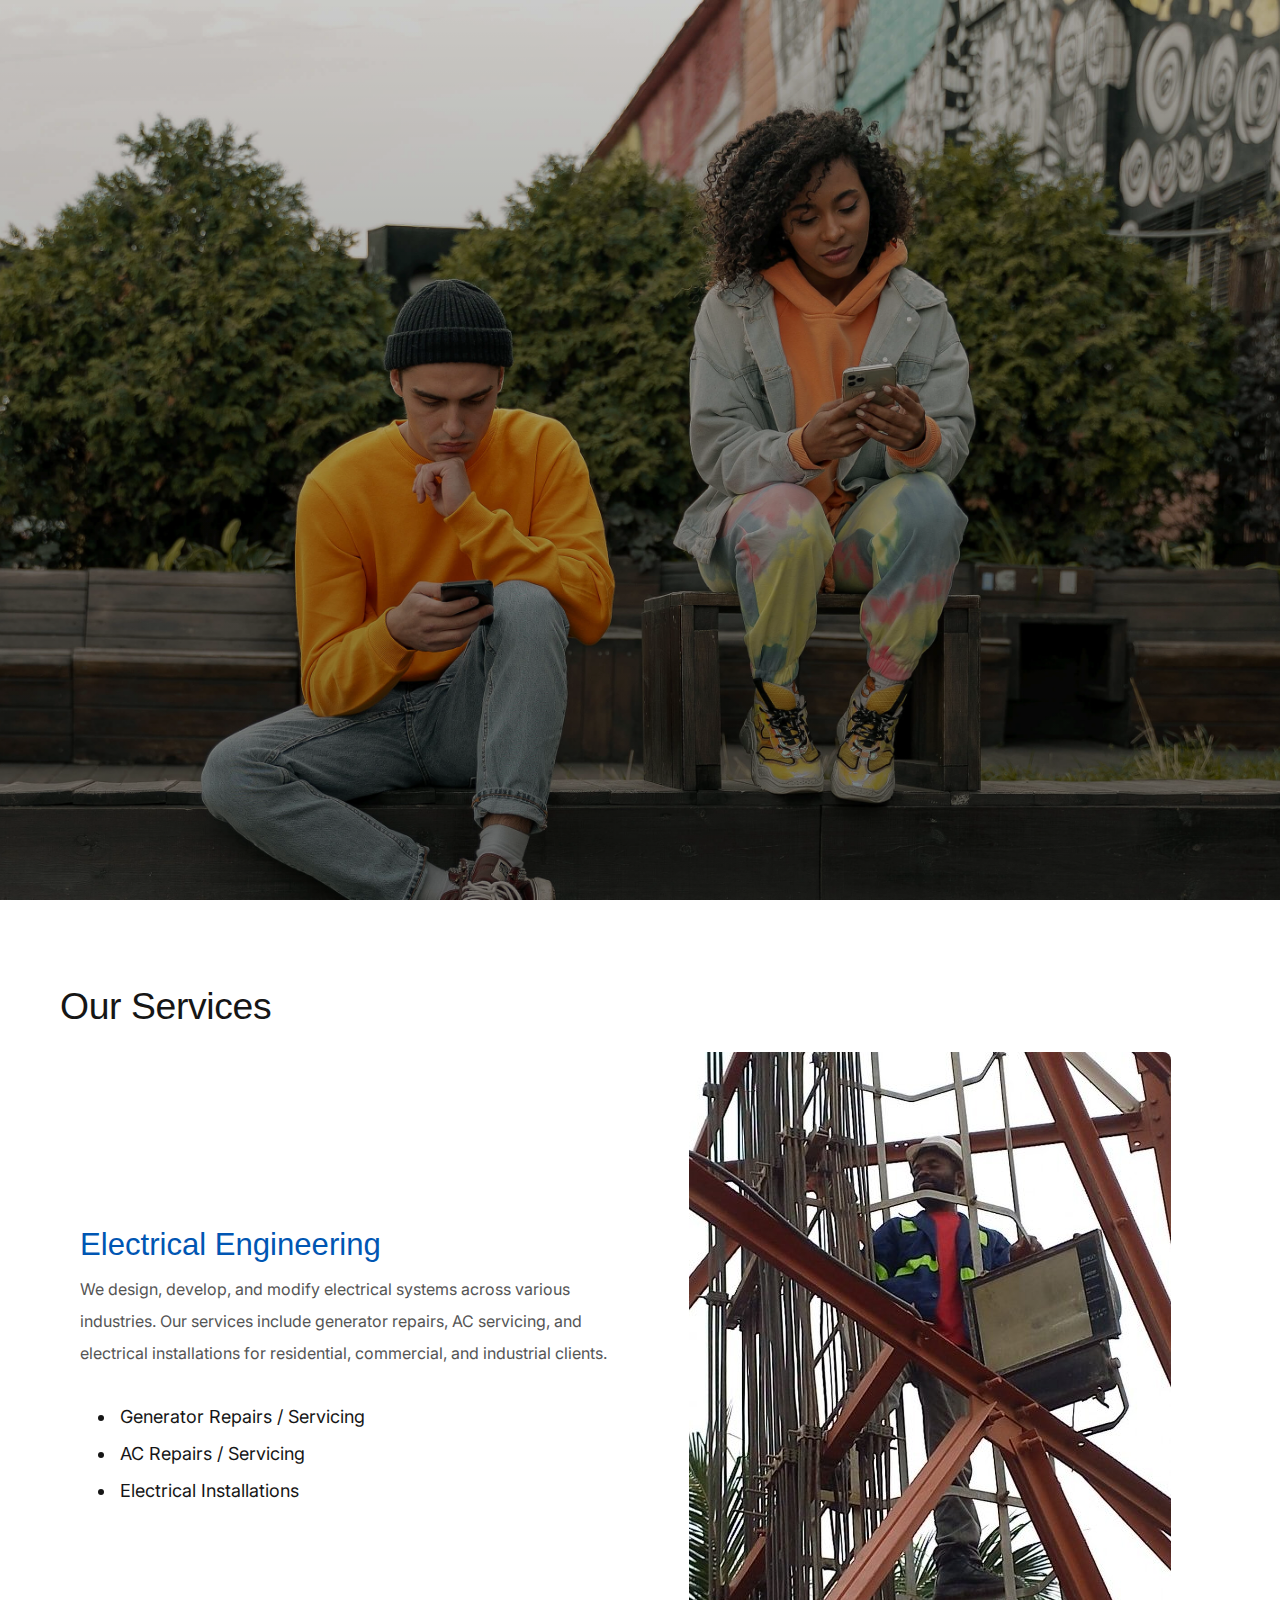
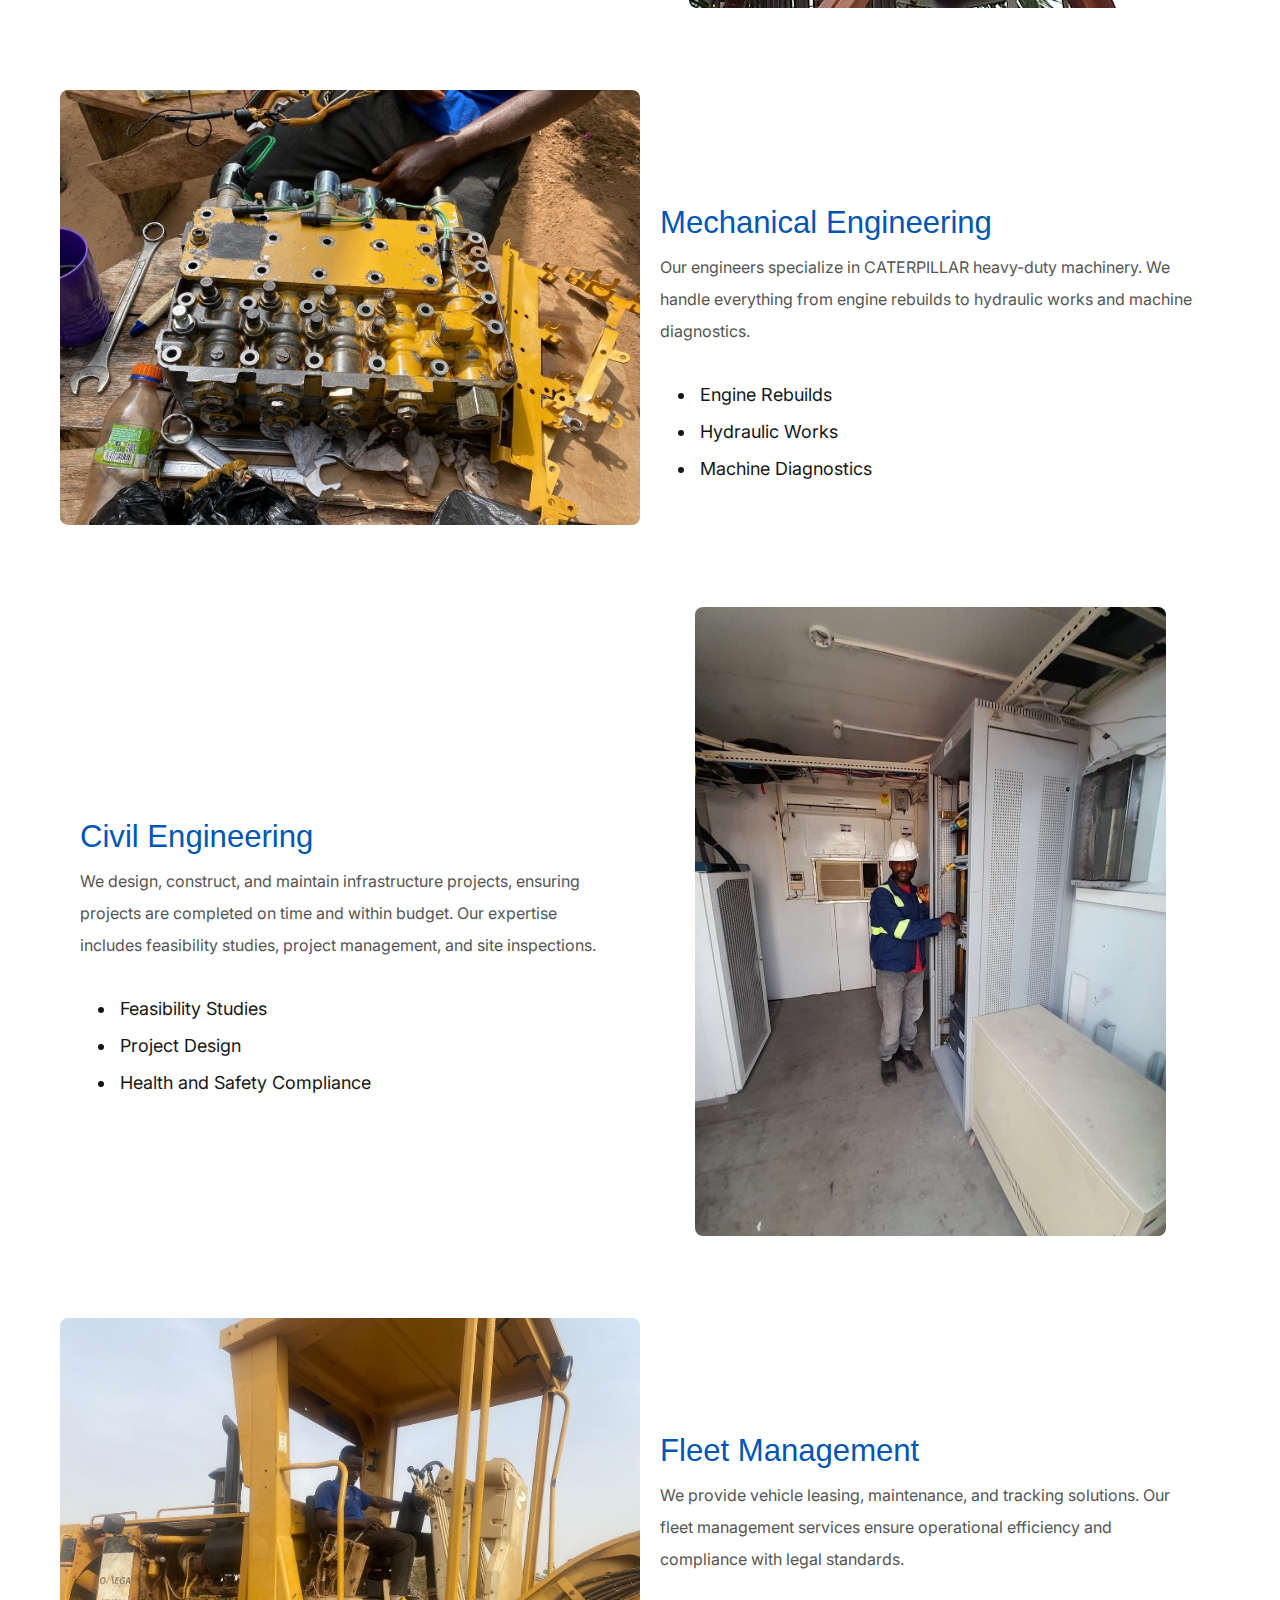
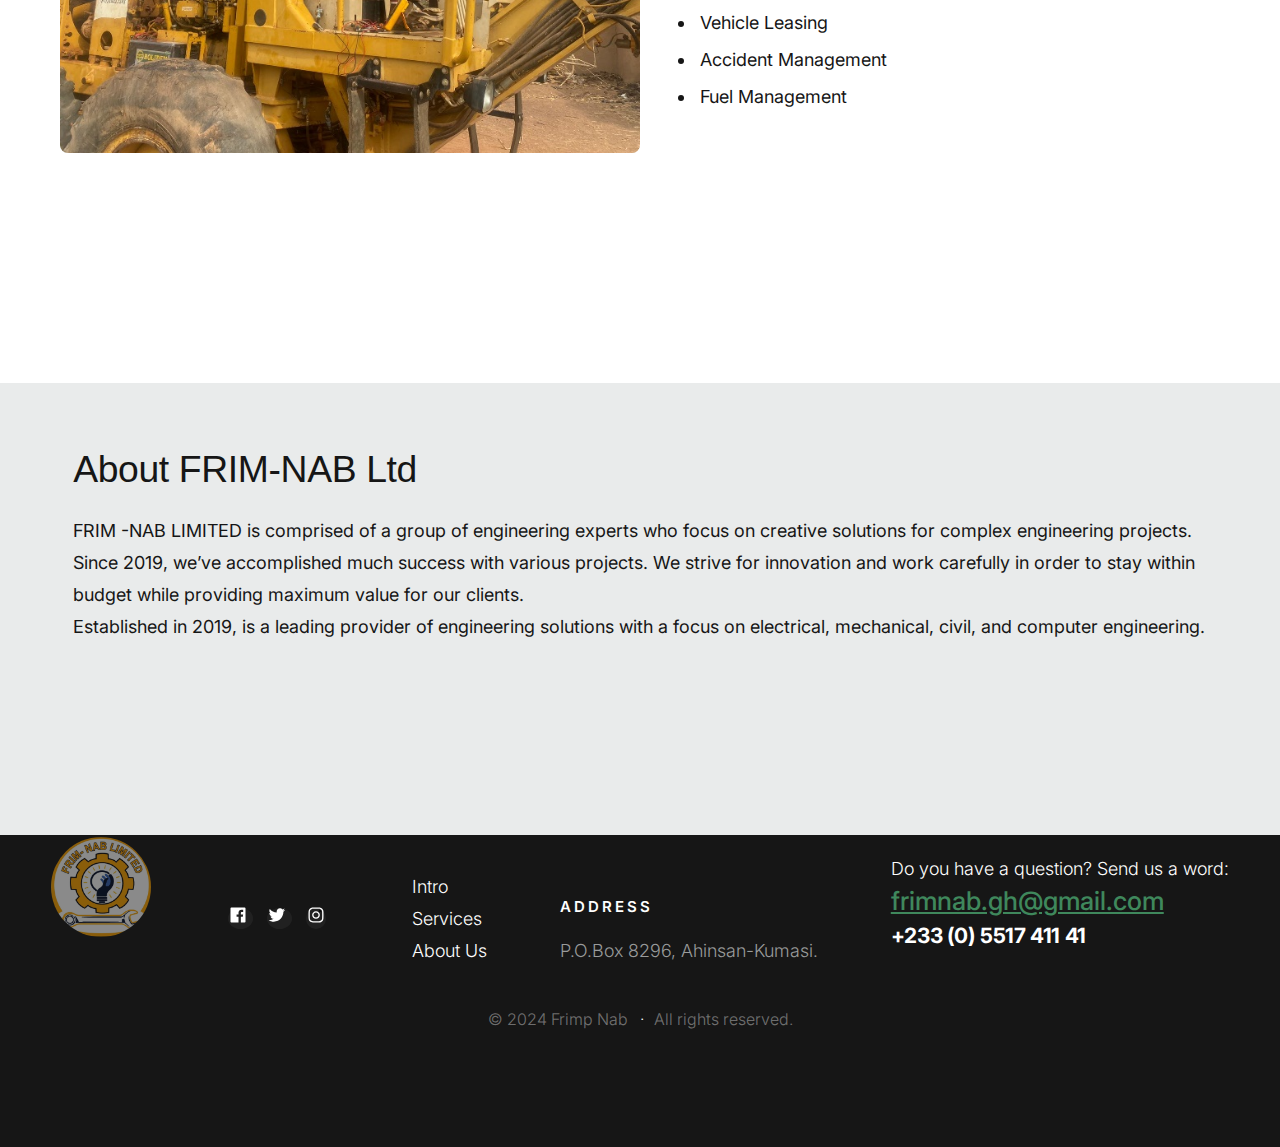
<file: index.html>
<!DOCTYPE html>
<html lang="en" class="no-js">

<!-- Mirrored from themewagon.github.io/Booth/ by HTTrack Website Copier/3.x [XR&CO'2014], Wed, 11 Sep 2024 08:51:17 GMT -->
<!-- Added by HTTrack -->
<meta http-equiv="content-type" content="text/html;charset=utf-8"/><!-- /Added by HTTrack -->

<head>

    <!--- basic page needs
    ================================================== -->
    <meta charset="utf-8">
    <meta name="viewport" content="width=device-width, initial-scale=1">
    <title>FRIMP-NAB</title>

    <script>
        document.documentElement.classList.remove('no-js');
        document.documentElement.classList.add('js');
    </script>

    <!-- CSS
    ================================================== -->
    <link rel="stylesheet" href="css/vendor.css">
    <link rel="stylesheet" href="css/styles.css">

    <!-- favicons
    ================================================== -->
    <link rel="icon" type="image" href="/images/ZX9vom.jpg"/>
    <link rel="manifest" href="site.webmanifest">

</head>


<body id="top">


<!-- preloader
================================================== -->
<div id="preloader">
    <div id="loader">
    </div>
</div>


<!-- page wrap
================================================== -->
<div id="page" class="s-pagewrap">


    <!-- # site header
    ================================================== -->
    <header class="s-header">

        <div class="row s-header__inner">

            <div class="s-header__block">
                <div class="s-header__logo">
                    <a class="logo" href="index-2.html">
                        <img src="images/ZX9vom.jpg" alt="Homepage">
                    </a>
                </div>

                <a class="s-header__menu-toggle" href="#0"><span>Menu</span></a>
            </div> <!-- end s-header__block -->

            <nav class="s-header__nav">
                <ul>
                    <li class="current"><a href="#intro" class="smoothscroll">Intro</a></li>
                    <li><a href="#service" class="smoothscroll">Services</a></li>
                    <li><a href="#about" class="smoothscroll">About</a></li>
                </ul>
            </nav>

        </div> <!-- end s-header__inner -->

    </header> <!-- end s-header -->


    <!-- # site-content
    ================================================== -->
    <section id="content" class="s-content">


        <!-- intro
        ----------------------------------------------- -->
        <section id="intro" class="s-intro target-section">

            <div class="s-intro__bg"></div>

            <div class="row s-intro__content">

                <div class="column lg-12 s-intro__content-inner">
                    <div class="s-intro__content-left">
                        <h1 class="s-intro__content-title">
                            FRIM-NAB Limited: Engineering Solutions Across All Sectors
                        </h1>
                        <p>Since 2019, we provide innovative, cost-efficient engineering solutions.</p>
                    </div>
                </div> <!-- s-intro__content-inner -->

            </div> <!-- s-intro__content -->

            <div class="s-intro__scroll">
                <a href="#about" class="smoothscroll">
                    <svg xmlns="http://www.w3.org/2000/svg" width="24" height="24" viewBox="0 0 24 24"
                         style="fill: rgba(0, 0, 0, 1);transform: rotate(270deg);msFilter:progid:DXImageTransform.Microsoft.BasicImage(rotation=3);">
                        <path
                                d="M21 11H6.414l5.293-5.293-1.414-1.414L2.586 12l7.707 7.707 1.414-1.414L6.414 13H21z">
                        </path>
                    </svg>
                    <span class="u-screen-reader-text">Scroll</span>
                </a>
            </div> <!-- s-intro__scroll -->

        </section> <!-- end s-intro -->


        <!-- Services Section -->
        <section id="service" class="services-section">
                <h2>Our Services</h2>

                <!-- Service 1 -->
                <div class="service">
                    <div class="service-text" data-aos="fade-right">
                        <h3>Electrical Engineering</h3>
                        <p>We design, develop, and modify electrical systems across various industries. Our services
                            include generator repairs, AC servicing, and electrical installations for residential,
                            commercial, and industrial clients.</p>
                        <ul>
                            <li>Generator Repairs / Servicing</li>
                            <li>AC Repairs / Servicing</li>
                            <li>Electrical Installations</li>
                        </ul>
                    </div>
                    <div class="service-image" data-aos="fade-left">
                        <img src="images/f67P40.jpg" alt="Electrical Engineering">
                    </div>
                </div>

                <!-- Service 2 -->
                <div class="service service-reverse">
                    <div class="service-text" data-aos="fade-left">
                        <h3>Mechanical Engineering</h3>
                        <p>Our engineers specialize in CATERPILLAR heavy-duty machinery. We handle everything from
                            engine rebuilds to hydraulic works and machine diagnostics.</p>
                        <ul>
                            <li>Engine Rebuilds</li>
                            <li>Hydraulic Works</li>
                            <li>Machine Diagnostics</li>
                        </ul>
                    </div>
                    <div class="service-image" data-aos="fade-right">
                        <img src="images/5qmOEr.jpg" alt="Mechanical Engineering">
                    </div>
                </div>

                <!-- Service 3 -->
                <div class="service">
                    <div class="service-text" data-aos="fade-right">
                        <h3>Civil Engineering</h3>
                        <p>We design, construct, and maintain infrastructure projects, ensuring projects are completed
                            on time and within budget. Our expertise includes feasibility studies, project management,
                            and site inspections.</p>
                        <ul>
                            <li>Feasibility Studies</li>
                            <li>Project Design</li>
                            <li>Health and Safety Compliance</li>
                        </ul>
                    </div>
                    <div class="service-image" data-aos="fade-left">
                        <img src="images/wgaYTS.jpg" alt="Civil Engineering">
                    </div>
                </div>

                <!-- Service 4 -->
                <div class="service service-reverse">
                    <div class="service-text" data-aos="fade-left">
                        <h3>Fleet Management</h3>
                        <p>We provide vehicle leasing, maintenance, and tracking solutions. Our fleet management
                            services ensure operational efficiency and compliance with legal standards.</p>
                        <ul>
                            <li>Vehicle Leasing</li>
                            <li>Accident Management</li>
                            <li>Fuel Management</li>
                        </ul>
                    </div>
                    <div class="service-image" data-aos="fade-right">
                        <img src="images/oT9XcX.jpg" alt="Fleet Management">
                    </div>
                </div>
        </section>


        <!-- about
        ----------------------------------------------- -->
        <section id="about" class="s-about">

            <!-- intro info -->
            <div class="s-about__info">
                <div class="row s-about__info-slider-block">
                    <div class="column lg-12">
                        <h2>About FRIM-NAB Ltd</h2>
                        <p>FRIM -NAB LIMITED is comprised of a group of
                            engineering experts who focus on creative solutions for
                            complex engineering projects. Since 2019, we’ve
                            accomplished much success with various projects. We
                            strive for innovation and work carefully in order to stay
                            within budget while providing maximum value for our
                            clients.
                            <br>
                            Established in 2019, is a leading provider of engineering solutions with a
                            focus on electrical, mechanical, civil, and computer engineering.</p>
                    </div>
                </div> <!-- end s-about__info-slider-block -->
            </div> <!-- end s-about__info -->
        </section> <!-- end s-about -->
    </section>

    <!-- # site-footer
    ================================================== -->
    <footer id="colophon" class="s-footer footer">

        <div class="row s-footer__bottom">

            <div class="footer__logo">
                <a href="index-2.html">
                    <img src="images/ZX9vom.jpg" alt="Homepage">
                </a>
            </div>

            <!-- social medial links -->
            <div>
                <ul class="s-footer__social">
                    <li>
                        <a href="#">
                            <svg xmlns="http://www.w3.org/2000/svg" width="24" height="24" viewBox="0 0 24 24"
                                 style="fill:rgba(0, 0, 0, 1);">
                                <path
                                        d="M20,3H4C3.447,3,3,3.448,3,4v16c0,0.552,0.447,1,1,1h8.615v-6.96h-2.338v-2.725h2.338v-2c0-2.325,1.42-3.592,3.5-3.592 c0.699-0.002,1.399,0.034,2.095,0.107v2.42h-1.435c-1.128,0-1.348,0.538-1.348,1.325v1.735h2.697l-0.35,2.725h-2.348V21H20 c0.553,0,1-0.448,1-1V4C21,3.448,20.553,3,20,3z">
                                </path>
                            </svg>
                            <span class="u-screen-reader-text">Facebook</span>
                        </a>
                    </li>
                    <li>
                        <a href="#">
                            <svg xmlns="http://www.w3.org/2000/svg" width="24" height="24" viewBox="0 0 24 24"
                                 style="fill:rgba(0, 0, 0, 1);">
                                <path
                                        d="M19.633,7.997c0.013,0.175,0.013,0.349,0.013,0.523c0,5.325-4.053,11.461-11.46,11.461c-2.282,0-4.402-0.661-6.186-1.809 c0.324,0.037,0.636,0.05,0.973,0.05c1.883,0,3.616-0.636,5.001-1.721c-1.771-0.037-3.255-1.197-3.767-2.793 c0.249,0.037,0.499,0.062,0.761,0.062c0.361,0,0.724-0.05,1.061-0.137c-1.847-0.374-3.23-1.995-3.23-3.953v-0.05 c0.537,0.299,1.16,0.486,1.82,0.511C3.534,9.419,2.823,8.184,2.823,6.787c0-0.748,0.199-1.434,0.548-2.032 c1.983,2.443,4.964,4.04,8.306,4.215c-0.062-0.3-0.1-0.611-0.1-0.923c0-2.22,1.796-4.028,4.028-4.028 c1.16,0,2.207,0.486,2.943,1.272c0.91-0.175,1.782-0.512,2.556-0.973c-0.299,0.935-0.936,1.721-1.771,2.22 c0.811-0.088,1.597-0.312,2.319-0.624C21.104,6.712,20.419,7.423,19.633,7.997z">
                                </path>
                            </svg>
                            <span class="u-screen-reader-text">Twitter</span>
                        </a>
                    </li>
                    <li>
                        <a href="#">
                            <svg xmlns="http://www.w3.org/2000/svg" width="24" height="24" viewBox="0 0 24 24"
                                 style="fill:rgba(0, 0, 0, 1);">
                                <path
                                        d="M11.999,7.377c-2.554,0-4.623,2.07-4.623,4.623c0,2.554,2.069,4.624,4.623,4.624c2.552,0,4.623-2.07,4.623-4.624 C16.622,9.447,14.551,7.377,11.999,7.377L11.999,7.377z M11.999,15.004c-1.659,0-3.004-1.345-3.004-3.003 c0-1.659,1.345-3.003,3.004-3.003s3.002,1.344,3.002,3.003C15.001,13.659,13.658,15.004,11.999,15.004L11.999,15.004z">
                                </path>
                                <circle cx="16.806" cy="7.207" r="1.078"></circle>
                                <path
                                        d="M20.533,6.111c-0.469-1.209-1.424-2.165-2.633-2.632c-0.699-0.263-1.438-0.404-2.186-0.42 c-0.963-0.042-1.268-0.054-3.71-0.054s-2.755,0-3.71,0.054C7.548,3.074,6.809,3.215,6.11,3.479C4.9,3.946,3.945,4.902,3.477,6.111 c-0.263,0.7-0.404,1.438-0.419,2.186c-0.043,0.962-0.056,1.267-0.056,3.71c0,2.442,0,2.753,0.056,3.71 c0.015,0.748,0.156,1.486,0.419,2.187c0.469,1.208,1.424,2.164,2.634,2.632c0.696,0.272,1.435,0.426,2.185,0.45 c0.963,0.042,1.268,0.055,3.71,0.055s2.755,0,3.71-0.055c0.747-0.015,1.486-0.157,2.186-0.419c1.209-0.469,2.164-1.424,2.633-2.633 c0.263-0.7,0.404-1.438,0.419-2.186c0.043-0.962,0.056-1.267,0.056-3.71s0-2.753-0.056-3.71C20.941,7.57,20.801,6.819,20.533,6.111z M19.315,15.643c-0.007,0.576-0.111,1.147-0.311,1.688c-0.305,0.787-0.926,1.409-1.712,1.711c-0.535,0.199-1.099,0.303-1.67,0.311 c-0.95,0.044-1.218,0.055-3.654,0.055c-2.438,0-2.687,0-3.655-0.055c-0.569-0.007-1.135-0.112-1.669-0.311 c-0.789-0.301-1.414-0.923-1.719-1.711c-0.196-0.534-0.302-1.099-0.311-1.669c-0.043-0.95-0.053-1.218-0.053-3.654 c0-2.437,0-2.686,0.053-3.655c0.007-0.576,0.111-1.146,0.311-1.687c0.305-0.789,0.93-1.41,1.719-1.712 c0.534-0.198,1.1-0.303,1.669-0.311c0.951-0.043,1.218-0.055,3.655-0.055c2.437,0,2.687,0,3.654,0.055 c0.571,0.007,1.135,0.112,1.67,0.311c0.786,0.303,1.407,0.925,1.712,1.712c0.196,0.534,0.302,1.099,0.311,1.669 c0.043,0.951,0.054,1.218,0.054,3.655c0,2.436,0,2.698-0.043,3.654H19.315z">
                                </path>
                            </svg>
                            <span class="u-screen-reader-text">Instagram</span>
                        </a>
                    </li>
                </ul>
            </div>

            <!-- Page links -->
            <div>
                <ul class="s-footer__site-links">
                    <li><a class="smoothscroll" href="#home" title="intro">Intro</a></li>
                    <li><a class="smoothscroll" href="#service" title="pricing">Services</a></li>
                    <li><a class="smoothscroll" href="#about" title="about">About Us</a></li>
                </ul>
            </div>


            <div class="s-footer__address">
                <h6><span>Address</span></h6>
                <p>P.O.Box 8296, Ahinsan-Kumasi.</p>
            </div>

            <div>
                <span class="s-footer__support"> Do you have a question? Send us a word: </span>
                <p class="s-footer__contact">
                    <a href="mailto:frimnab.gh@gmail.com" class="s-footer__mail-link">frimnab.gh@gmail.com</a>
                    <br>
                    <a href="tel:++233551741141" class="s-footer__tel">+233 (0) 5517 411 41</a>
                </p>
            </div>
        </div>

        <div class="ss-copyright">
            <span>© 2024 Frimp Nab</span>
            <span>All rights reserved.
                    </span>
        </div>


        <div class="ss-go-top">
            <a class="smoothscroll" title="Back to Top" href="#top">
                <svg xmlns="http://www.w3.org/2000/svg" width="24" height="24" viewBox="0 0 24 24"
                     style="fill: rgba(0, 0, 0, 1);">
                    <path d="M6 4h12v2H6zm5 10v6h2v-6h5l-6-6-6 6z"></path>
                </svg>
            </a>
        </div> <!-- end ss-go-top -->

    </footer> <!-- end footer -->


    <!-- Java Script
    ================================================== -->
    <script src="js/plugins.js"></script>
    <script src="js/main.js"></script>
    <!-- JavaScript for animations -->
    <script src="https://unpkg.com/aos@2.3.1/dist/aos.js"></script>
    <script>
        AOS.init({
            duration: 1000,
            once: true,
        });
    </script>

</body>

<!-- Mirrored from themewagon.github.io/Booth/ by HTTrack Website Copier/3.x [XR&CO'2014], Wed, 11 Sep 2024 08:51:36 GMT -->

</html>
</file>
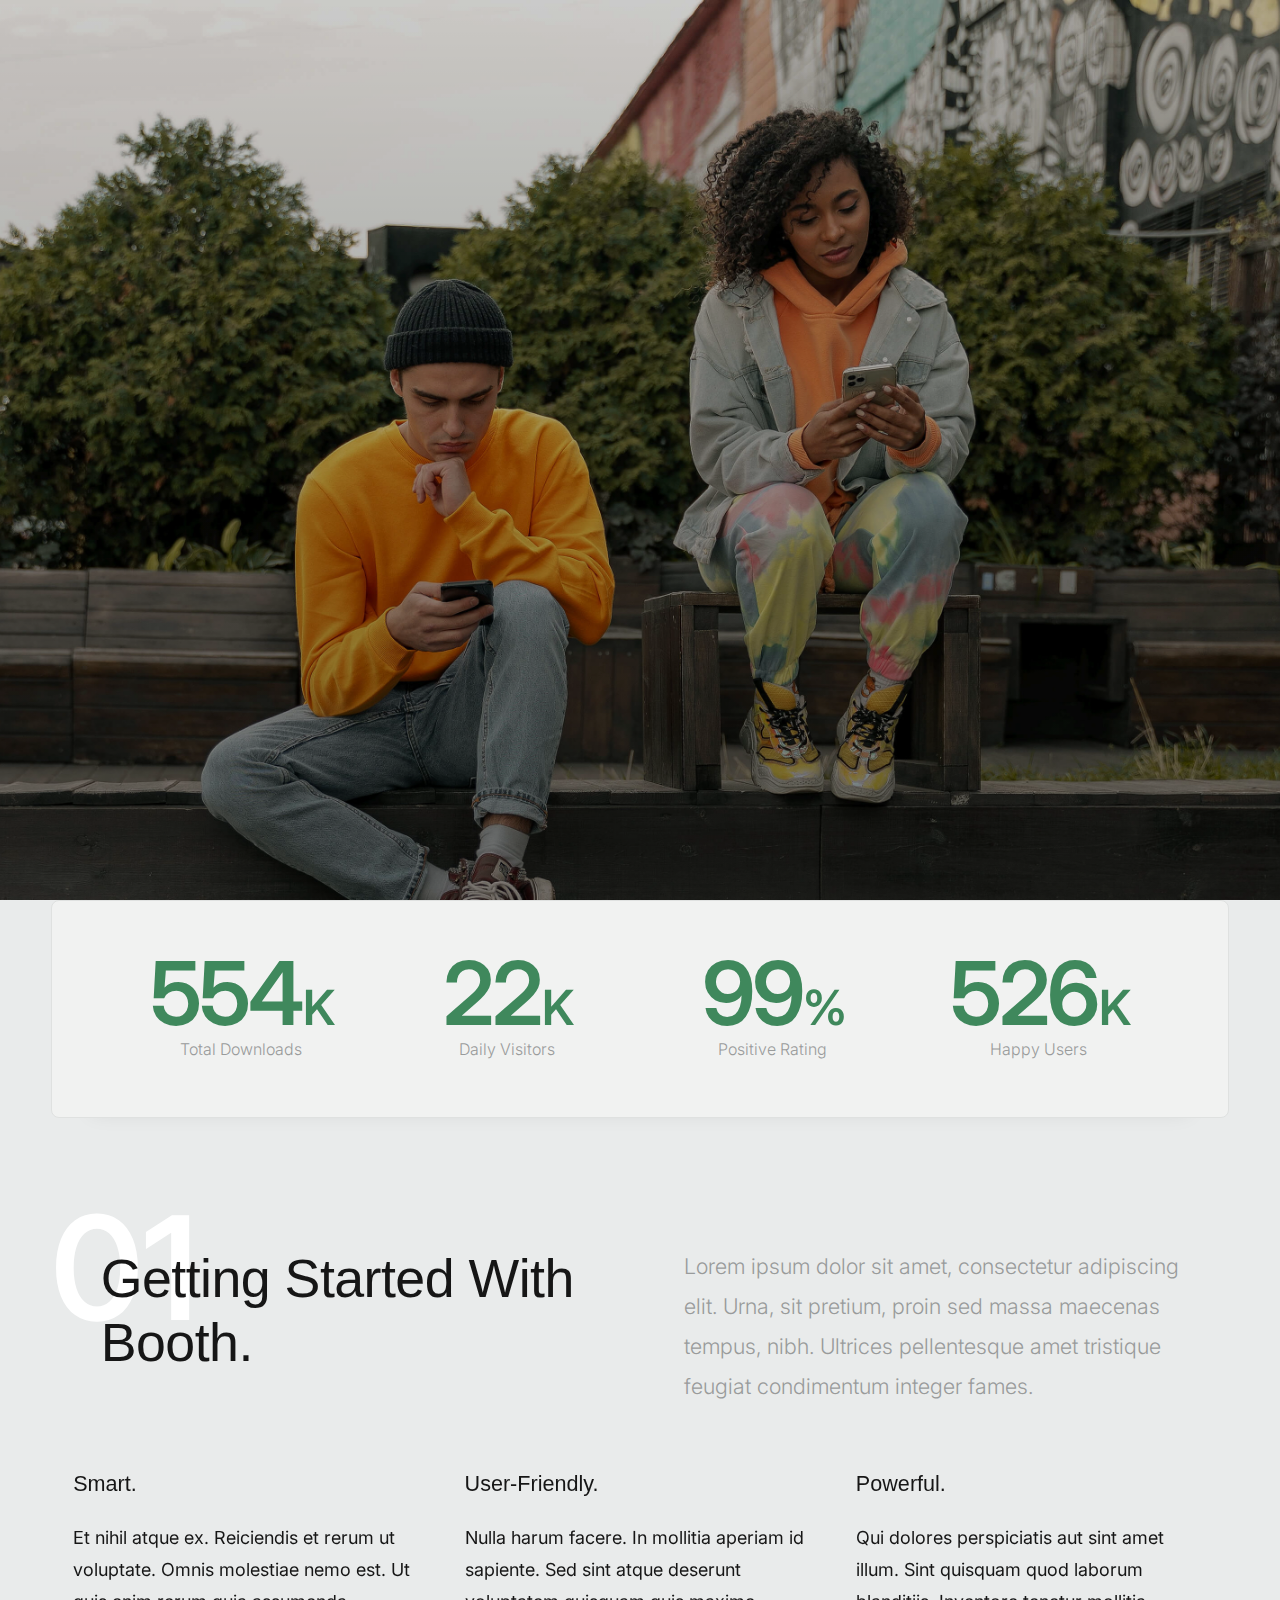
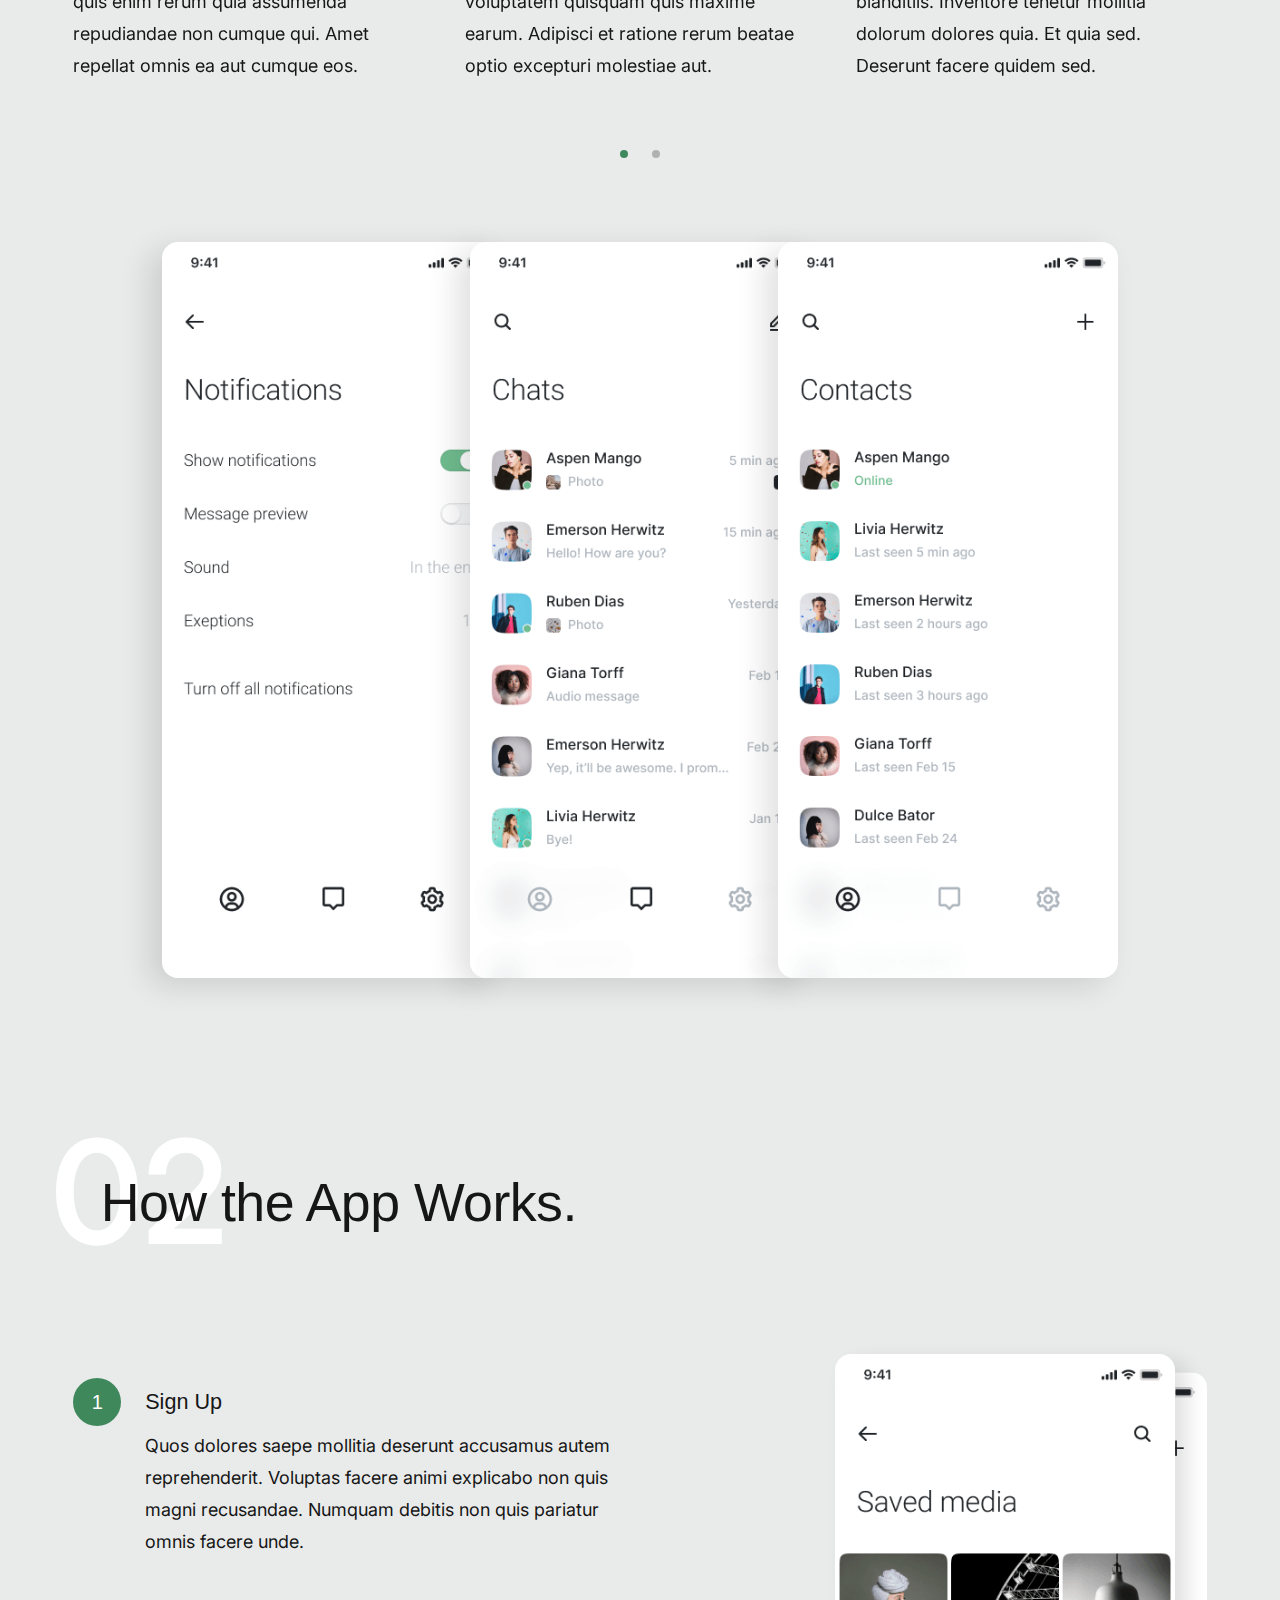
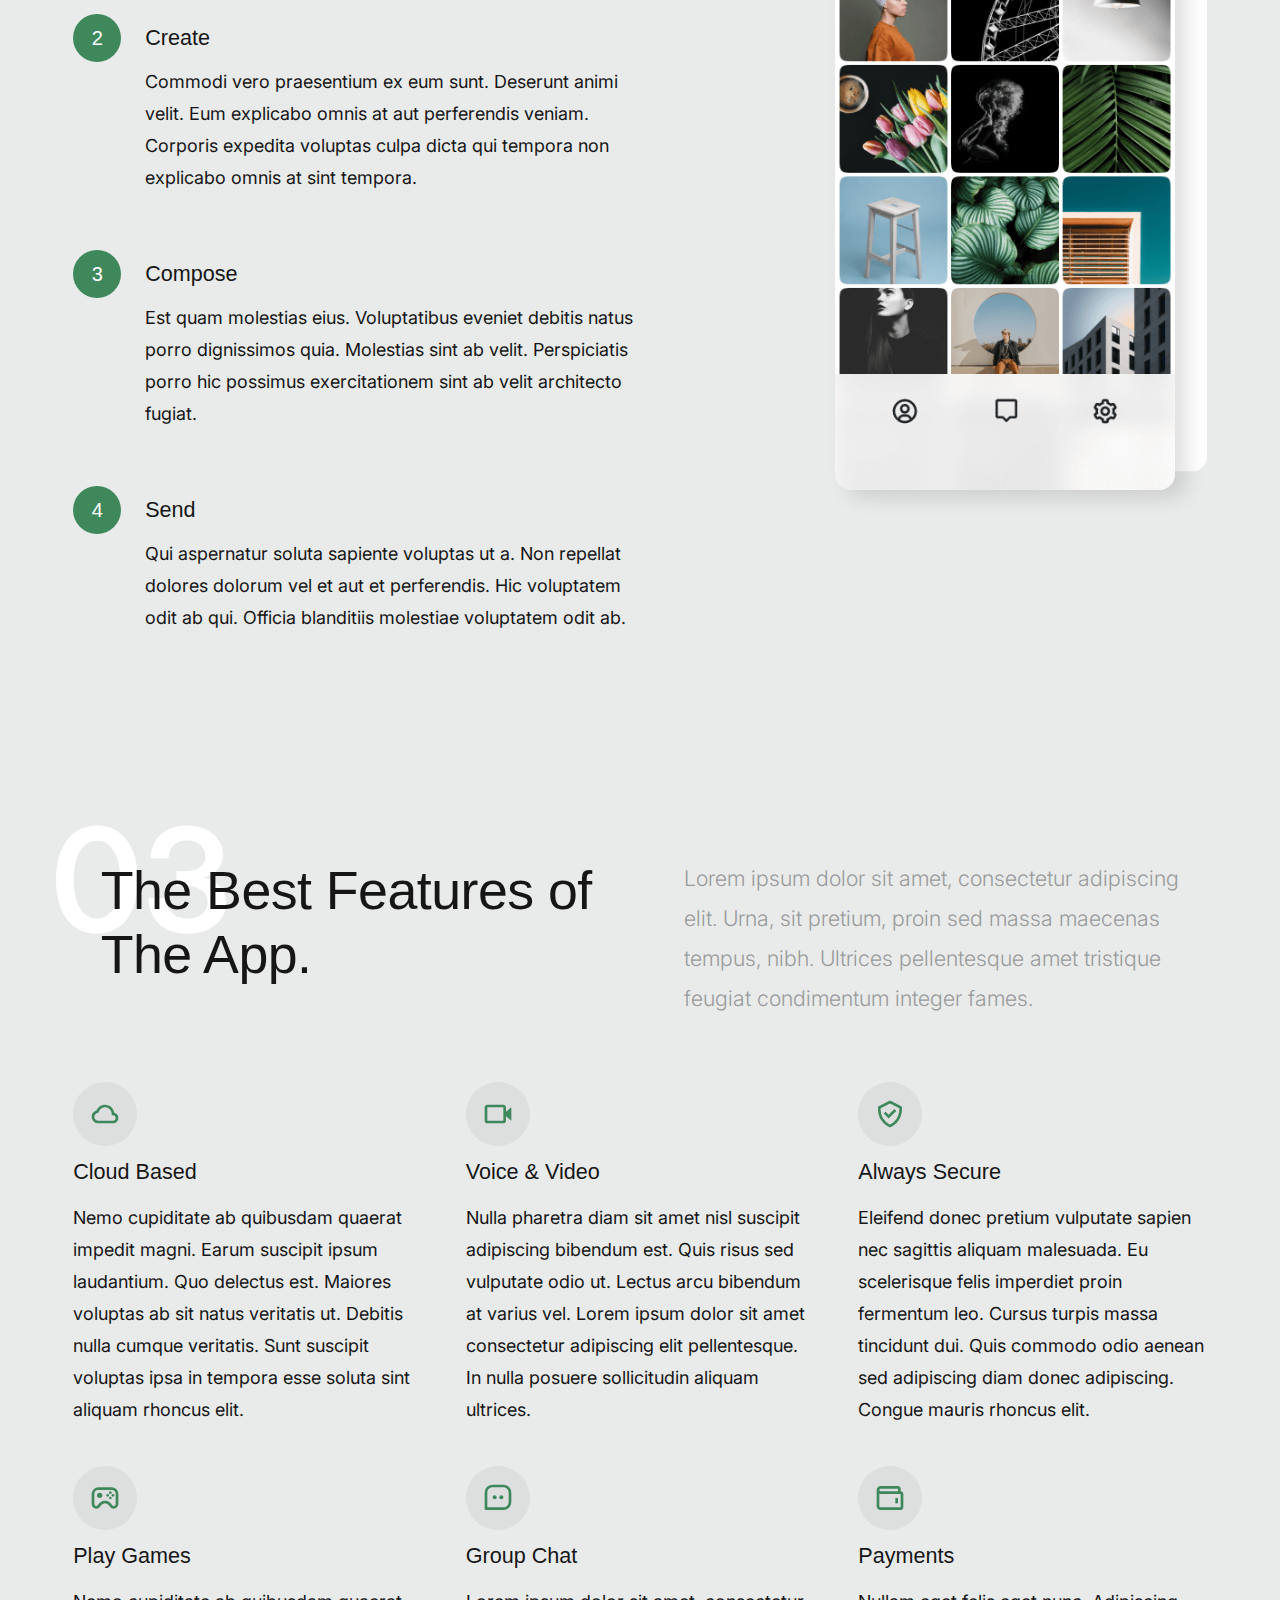
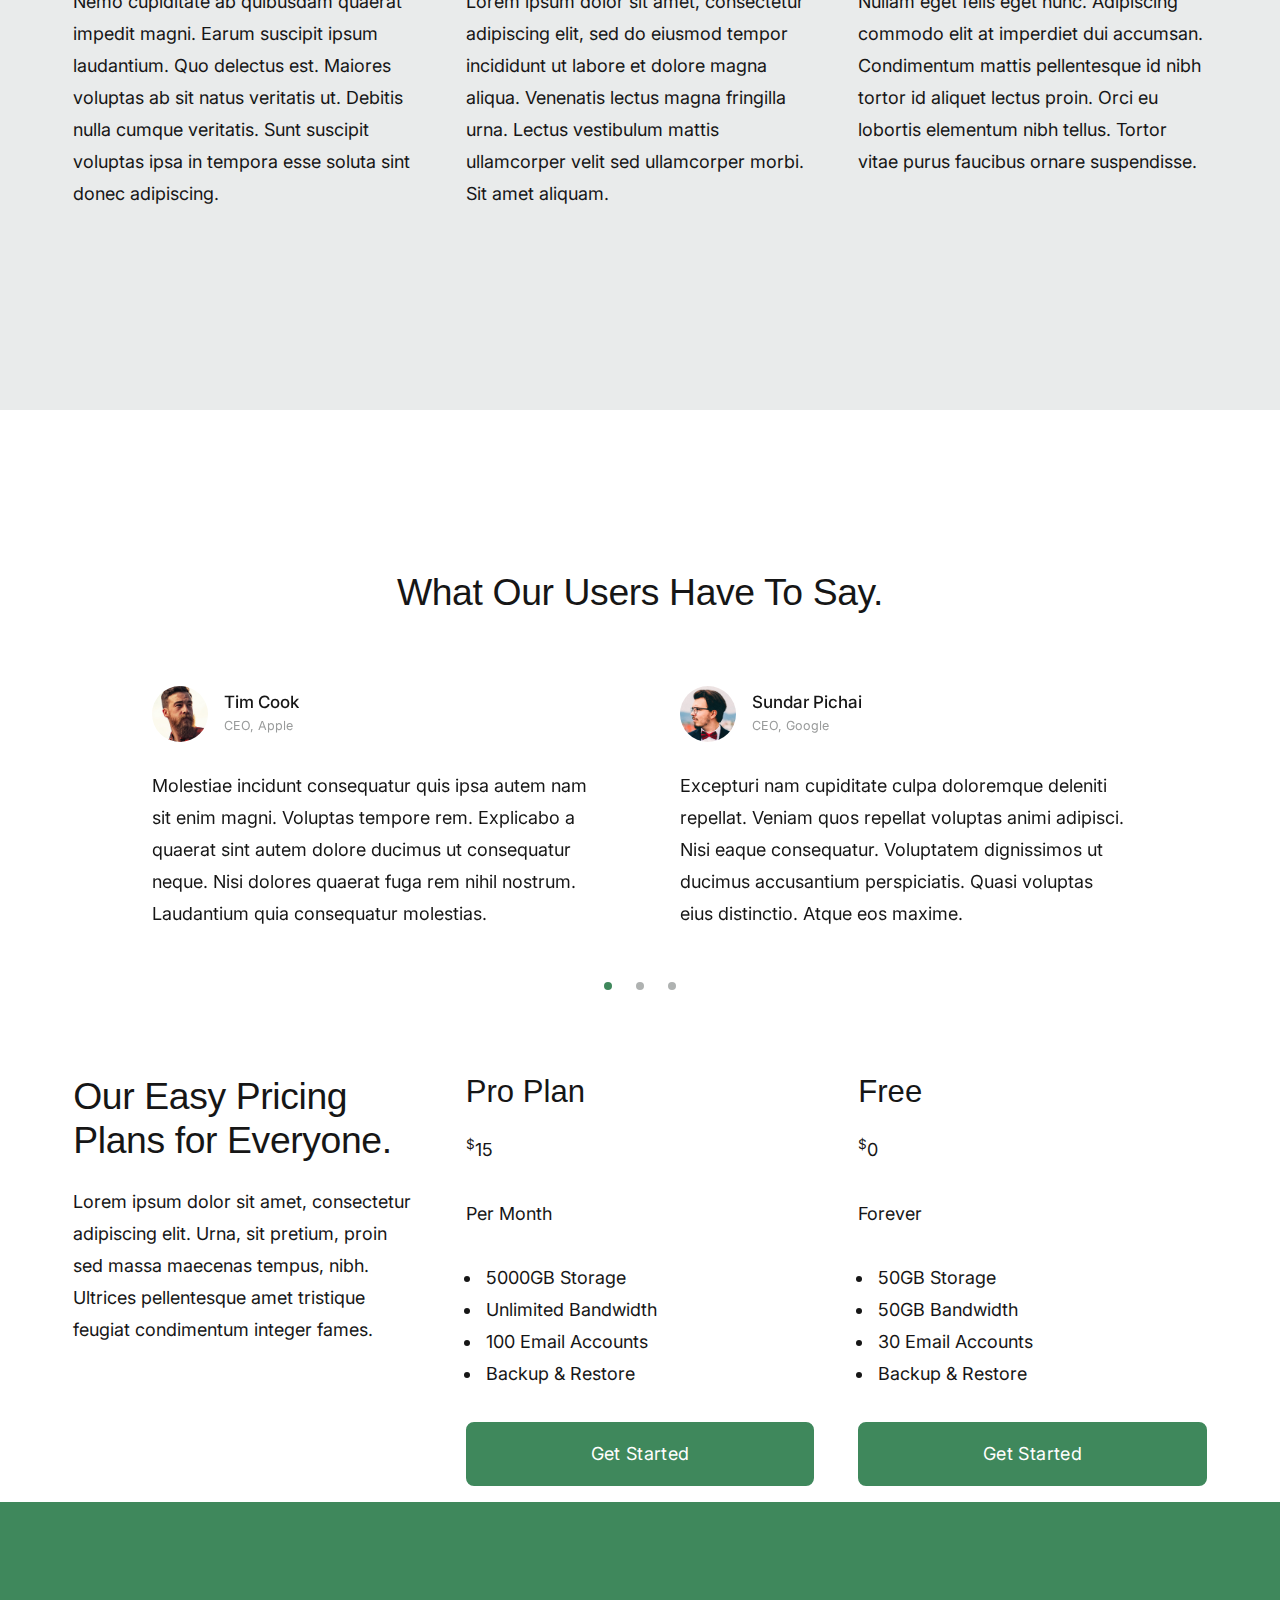
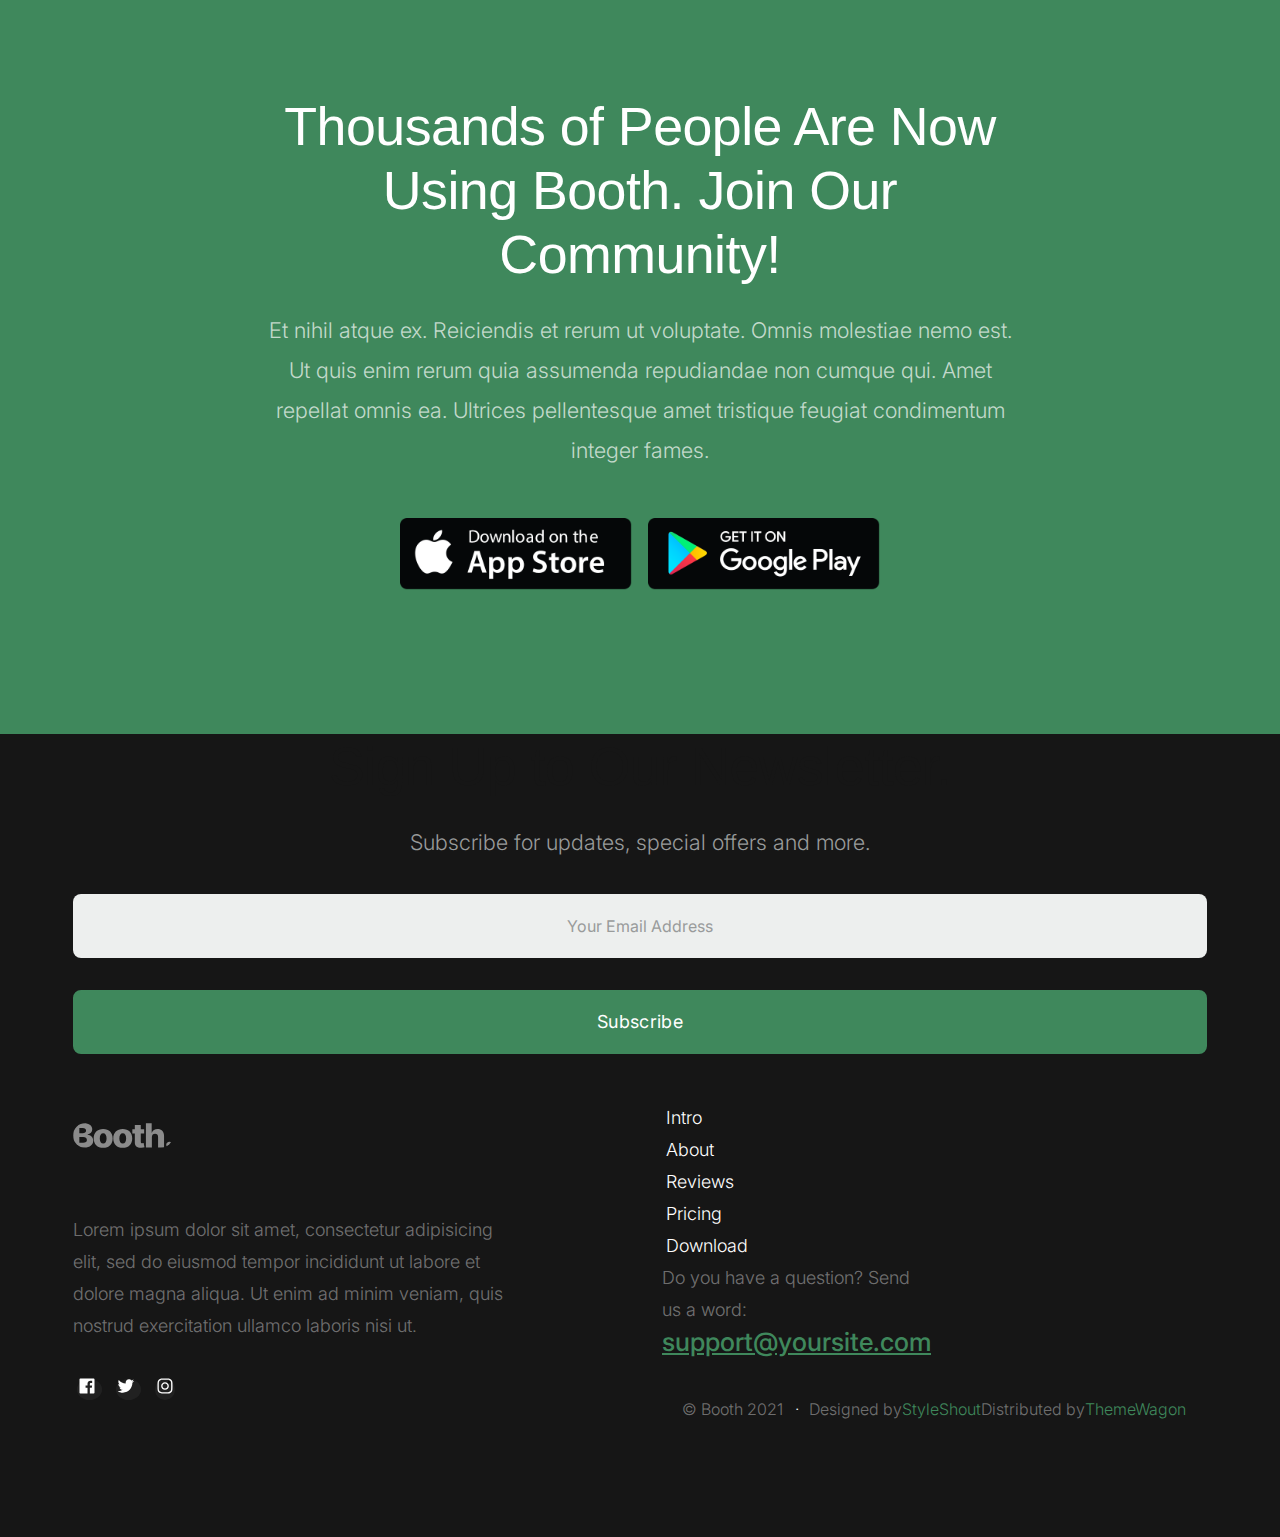
<file: index-2.html>
<!DOCTYPE html>
<html lang="en" class="no-js" >

<!-- Mirrored from themewagon.github.io/Booth/index.html by HTTrack Website Copier/3.x [XR&CO'2014], Wed, 11 Sep 2024 08:51:40 GMT -->
<!-- Added by HTTrack --><meta http-equiv="content-type" content="text/html;charset=utf-8" /><!-- /Added by HTTrack -->
<head>

    <!--- basic page needs
    ================================================== -->
    <meta charset="utf-8">
    <meta name="viewport" content="width=device-width, initial-scale=1">
    <title>FRIMP-NAB</title>

    <script>
        document.documentElement.classList.remove('no-js');
        document.documentElement.classList.add('js');
    </script>

    <!-- CSS
    ================================================== -->
    <link rel="stylesheet" href="css/vendor.css">
    <link rel="stylesheet" href="css/styles.css">

    <!-- favicons
    ================================================== -->
    <link rel="apple-touch-icon" sizes="180x180" href="apple-touch-icon.png">
    <link rel="icon" type="image/png" sizes="32x32" href="favicon-32x32.png">
    <link rel="icon" type="image/png" sizes="16x16" href="favicon-16x16.png">
    <link rel="manifest" href="site.webmanifest">

</head>


<body id="top">


    <!-- preloader
    ================================================== -->
    <div id="preloader">
        <div id="loader">
        </div>
    </div>


    <!-- page wrap
    ================================================== -->
    <div id="page" class="s-pagewrap">


        <!-- # site header 
        ================================================== -->
        <header class="s-header">

            <div class="row s-header__inner">

                <div class="s-header__block">
                    <div class="s-header__logo">
                        <a class="logo" href="index.html">
                            <img src="images/logo.svg" alt="Homepage">
                        </a>
                    </div>

                    <a class="s-header__menu-toggle" href="#0"><span>Menu</span></a>
                </div> <!-- end s-header__block -->

                <nav class="s-header__nav">
                    <ul>
                        <li class="current"><a href="#intro" class="smoothscroll">Intro</a></li>
                        <li><a href="#about" class="smoothscroll">About</a></li>
                        <li><a href="#pricing" class="smoothscroll">Pricing</a></li>
                        <li><a href="#download" class="smoothscroll">Download</a></li>
                    </ul>
                </nav>

                <div class="s-header__cta">
                    <a href="#download" class="btn btn--stroke s-header__cta-btn smoothscroll">Get The App</a>
                </div>

            </div> <!-- end s-header__inner -->

        </header> <!-- end s-header -->


        <!-- # site-content
        ================================================== -->
        <section id="content" class="s-content">


            <!-- intro
            ----------------------------------------------- -->
            <section id="intro" class="s-intro target-section">

                <div class="s-intro__bg"></div>

                <div class="row s-intro__content">

                    <div class="column lg-12 s-intro__content-inner">
                        <div class="s-intro__content-left">
                            <h1 class="s-intro__content-title">
                            An Amazing App <br>
                            That Does It All.
                            </h1>
                        </div>
                        <div class="s-intro__content-right">
                            <p class="s-intro__content-desc body-text-2">
                            Lorem ipsum dolor sit amet, consectetur adipiscing elit. 
                            Mattis lacus interdum dictum dolor sit amet lectus ornare nunc non.
                            </p> 

                            <div class="s-intro__content-buttons">
                                <a href="#download" class="btn btn--primary s-intro__content-btn smoothscroll">Get Started</a>
                                <a href="https://player.vimeo.com/video/14592941?color=00a650&amp;title=0&amp;byline=0&amp;portrait=0" class="s-intro__content-video-btn">
                                    <svg xmlns="http://www.w3.org/2000/svg" width="24" height="24" viewBox="0 0 24 24" style="fill: rgba(0, 0, 0, 1);transform: ;msFilter:;"><path d="M7 6v12l10-6z"></path></svg>
                                </a>
                            </div>
                        </div>
                    </div> <!-- s-intro__content-inner -->

                </div> <!-- s-intro__content -->

                <ul class="s-intro__social">
                    <li>
                        <a href="#">
                            <svg xmlns="http://www.w3.org/2000/svg" width="24" height="24" viewBox="0 0 24 24" style="fill:rgba(0, 0, 0, 1);transform:;-ms-filter:"><path d="M20,3H4C3.447,3,3,3.448,3,4v16c0,0.552,0.447,1,1,1h8.615v-6.96h-2.338v-2.725h2.338v-2c0-2.325,1.42-3.592,3.5-3.592 c0.699-0.002,1.399,0.034,2.095,0.107v2.42h-1.435c-1.128,0-1.348,0.538-1.348,1.325v1.735h2.697l-0.35,2.725h-2.348V21H20 c0.553,0,1-0.448,1-1V4C21,3.448,20.553,3,20,3z"></path></svg>
                            <span class="u-screen-reader-text">Facebook</span>
                        </a>
                    </li>
                    <li>
                        <a href="#">
                            <svg xmlns="http://www.w3.org/2000/svg" width="24" height="24" viewBox="0 0 24 24" style="fill:rgba(0, 0, 0, 1);transform:;-ms-filter:"><path d="M19.633,7.997c0.013,0.175,0.013,0.349,0.013,0.523c0,5.325-4.053,11.461-11.46,11.461c-2.282,0-4.402-0.661-6.186-1.809 c0.324,0.037,0.636,0.05,0.973,0.05c1.883,0,3.616-0.636,5.001-1.721c-1.771-0.037-3.255-1.197-3.767-2.793 c0.249,0.037,0.499,0.062,0.761,0.062c0.361,0,0.724-0.05,1.061-0.137c-1.847-0.374-3.23-1.995-3.23-3.953v-0.05 c0.537,0.299,1.16,0.486,1.82,0.511C3.534,9.419,2.823,8.184,2.823,6.787c0-0.748,0.199-1.434,0.548-2.032 c1.983,2.443,4.964,4.04,8.306,4.215c-0.062-0.3-0.1-0.611-0.1-0.923c0-2.22,1.796-4.028,4.028-4.028 c1.16,0,2.207,0.486,2.943,1.272c0.91-0.175,1.782-0.512,2.556-0.973c-0.299,0.935-0.936,1.721-1.771,2.22 c0.811-0.088,1.597-0.312,2.319-0.624C21.104,6.712,20.419,7.423,19.633,7.997z"></path></svg>
                            <span class="u-screen-reader-text">Twitter</span>
                        </a>
                    </li>
                    <li>
                        <a href="#">
                            <svg xmlns="http://www.w3.org/2000/svg" width="24" height="24" viewBox="0 0 24 24" style="fill:rgba(0, 0, 0, 1);transform:;-ms-filter:"><path d="M11.999,7.377c-2.554,0-4.623,2.07-4.623,4.623c0,2.554,2.069,4.624,4.623,4.624c2.552,0,4.623-2.07,4.623-4.624 C16.622,9.447,14.551,7.377,11.999,7.377L11.999,7.377z M11.999,15.004c-1.659,0-3.004-1.345-3.004-3.003 c0-1.659,1.345-3.003,3.004-3.003s3.002,1.344,3.002,3.003C15.001,13.659,13.658,15.004,11.999,15.004L11.999,15.004z"></path><circle cx="16.806" cy="7.207" r="1.078"></circle><path d="M20.533,6.111c-0.469-1.209-1.424-2.165-2.633-2.632c-0.699-0.263-1.438-0.404-2.186-0.42 c-0.963-0.042-1.268-0.054-3.71-0.054s-2.755,0-3.71,0.054C7.548,3.074,6.809,3.215,6.11,3.479C4.9,3.946,3.945,4.902,3.477,6.111 c-0.263,0.7-0.404,1.438-0.419,2.186c-0.043,0.962-0.056,1.267-0.056,3.71c0,2.442,0,2.753,0.056,3.71 c0.015,0.748,0.156,1.486,0.419,2.187c0.469,1.208,1.424,2.164,2.634,2.632c0.696,0.272,1.435,0.426,2.185,0.45 c0.963,0.042,1.268,0.055,3.71,0.055s2.755,0,3.71-0.055c0.747-0.015,1.486-0.157,2.186-0.419c1.209-0.469,2.164-1.424,2.633-2.633 c0.263-0.7,0.404-1.438,0.419-2.186c0.043-0.962,0.056-1.267,0.056-3.71s0-2.753-0.056-3.71C20.941,7.57,20.801,6.819,20.533,6.111z M19.315,15.643c-0.007,0.576-0.111,1.147-0.311,1.688c-0.305,0.787-0.926,1.409-1.712,1.711c-0.535,0.199-1.099,0.303-1.67,0.311 c-0.95,0.044-1.218,0.055-3.654,0.055c-2.438,0-2.687,0-3.655-0.055c-0.569-0.007-1.135-0.112-1.669-0.311 c-0.789-0.301-1.414-0.923-1.719-1.711c-0.196-0.534-0.302-1.099-0.311-1.669c-0.043-0.95-0.053-1.218-0.053-3.654 c0-2.437,0-2.686,0.053-3.655c0.007-0.576,0.111-1.146,0.311-1.687c0.305-0.789,0.93-1.41,1.719-1.712 c0.534-0.198,1.1-0.303,1.669-0.311c0.951-0.043,1.218-0.055,3.655-0.055c2.437,0,2.687,0,3.654,0.055 c0.571,0.007,1.135,0.112,1.67,0.311c0.786,0.303,1.407,0.925,1.712,1.712c0.196,0.534,0.302,1.099,0.311,1.669 c0.043,0.951,0.054,1.218,0.054,3.655c0,2.436,0,2.698-0.043,3.654H19.315z"></path></svg>
                            <span class="u-screen-reader-text">Instagram</span>
                        </a>
                    </li>
                </ul>  <!-- s-intro__social -->

                <div class="s-intro__scroll">
                    <a href="#about" class="smoothscroll">
                        <svg xmlns="http://www.w3.org/2000/svg" width="24" height="24" viewBox="0 0 24 24" style="fill: rgba(0, 0, 0, 1);transform: rotate(270deg);msFilter:progid:DXImageTransform.Microsoft.BasicImage(rotation=3);"><path d="M21 11H6.414l5.293-5.293-1.414-1.414L2.586 12l7.707 7.707 1.414-1.414L6.414 13H21z"></path></svg>
                        <span class="u-screen-reader-text">Scroll</span>
                    </a>
                </div> <!-- s-intro__scroll -->

            </section> <!-- end s-intro -->


            <!-- about
            ----------------------------------------------- -->
            <section id="about" class="s-about target-section">


                <!-- stats -->
                <div class="row block-lg-one-fourth block-tab-one-half block-stack s-about__stats">

                    <div class="column s-about__stats-item">
                        <div class="s-about__stats-count">554<span>k</span></div>
                        <h5>Total Downloads</h5>
                    </div>
                    <div class="column s-about__stats-item">
                        <div class="s-about__stats-count">22<span>k</span></div>
                        <h5>Daily Visitors</h5>
                    </div>
                    <div class="column s-about__stats-item">
                        <div class="s-about__stats-count">99<span>%</span></div>
                        <h5>Positive Rating</h5>
                    </div>
                    <div class="column s-about__stats-item">
                        <div class="s-about__stats-count">526<span>k</span></div>
                        <h5>Happy Users</h5>
                    </div>

                </div> <!-- end stats -->


                <!-- intro info -->
                <div class="s-about__info">

                    <div class="row section-header" data-num="01">
                        <div class="column lg-6 stack-on-1000 title-block">
                            <h2 class="title text-display-1">Getting Started With Booth.</h2>
                        </div>
                        <div class="column lg-6 stack-on-1000 desc-block">
                            <p class="desc lead">
                            Lorem ipsum dolor sit amet, consectetur adipiscing elit. Urna, sit pretium, 
                            proin sed massa maecenas tempus, nibh. Ultrices pellentesque amet tristique 
                            feugiat condimentum integer fames.
                            </p>
                        </div>
                    </div>

                    <div class="row s-about__info-slider-block">
                        <div class="column lg-12">

                            <div class="swiper-container s-about__info-slider">
                                <div class="swiper-wrapper">

                                    <div class="s-about__info-slide swiper-slide">
                                        <h4 class="h5">Smart.</h4>
                    
                                        <p>
                                        Et nihil atque ex. Reiciendis et rerum ut voluptate. Omnis molestiae nemo est. 
                                        Ut quis enim rerum quia assumenda repudiandae non cumque qui. Amet repellat 
                                        omnis ea aut cumque eos.
                                        </p>
                                    </div>  <!-- end s-about__info-slide  -->
                    
                                    <div class="s-about__info-slide swiper-slide">
                                        <h4 class="h5">User-Friendly.</h4>
                    
                                        <p>
                                        Nulla harum facere. In mollitia aperiam id sapiente. Sed sint atque deserunt 
                                        voluptatem quisquam quis maxime earum. Adipisci et ratione rerum beatae optio 
                                        excepturi molestiae aut.
                                        </p>
                                    </div>  <!-- end s-about__info-slide  -->
                    
                                    <div class="s-about__info-slide swiper-slide">
                                        <h4 class="h5">Powerful.</h4>
                    
                                        <p>
                                        Qui dolores perspiciatis aut sint amet illum. Sint quisquam quod laborum 
                                        blanditiis. Inventore tenetur mollitia dolorum dolores quia. Et quia sed. 
                                        Deserunt facere quidem sed.
                                        </p>
                                    </div>  <!-- end s-about__info-slide  -->
                    
                                    <div class="s-about__info-slide swiper-slide">
                                        <h4 class="h5">Secure.</h4>
                    
                                        <p>
                                        Exercitationem minima sed similique. Ducimus quis omnis voluptas et nulla. 
                                        Ad mollitia quibusdam autem quod omnis. Ipsa aspernatur voluptatem illum 
                                        possimus quasi magni.
                                        </p>
                                    </div>  <!-- end s-about__info-slide  -->

                                </div> <!-- swiper-wrapper -->

                                <div class="swiper-pagination"></div>

                            </div> <!-- end swiper-container -->

                        </div>
                    </div> <!-- end s-about__info-slider-block -->

                </div> <!-- end s-about__info -->


                <!-- screens -->
                <div class="row s-about__screens-block">
                    <div class="column lg-12">

                        <div class="s-about__screens">
                            <div class="s-about__screen">
                                <img src="images/screens/screen-03.png"
                                     srcset="images/screens/screen-03.png 1x, images/screens/screen-03@2x.png 2x" alt="">
                            </div>
                            <div class="s-about__screen">
                                <img src="images/screens/screen-02.png"
                                     srcset="images/screens/screen-02.png 1x, images/screens/screen-02@2x.png 2x" alt="">
                            </div>
                            <div class="s-about__screen">
                                <img src="images/screens/screen-01.png"
                                     srcset="images/screens/screen-01.png 1x, images/screens/screen-01@2x.png 2x" alt="">
                            </div>
                        </div>

                    </div>
                </div> <!-- end screens -->


                <!-- how-to -->
                <div class="s-about__howto">

                    <div class="row section-header" data-num="02">
                        <div class="column lg-12 title-block">
                            <h2 class="title text-display-1">How the App Works.</h2>
                        </div>
                    </div>

                    <div class="row s-about__howto-content">

                        <div class="column s-about__howto-process-block">

                            <div class="s-about__howto-process">
                                <div class="s-about__howto-process-step">
                                    <h3 class="h5">Sign Up</h3>
                                    <p>
                                    Quos dolores saepe mollitia deserunt accusamus autem reprehenderit. Voluptas facere animi explicabo non quis magni recusandae. 
                                    Numquam debitis non quis pariatur omnis facere unde. 
                                    </p>
                                </div>
                                <div class="s-about__howto-process-step">
                                    <h3 class="h5">Create</h3>
                                    <p>
                                    Commodi vero praesentium ex eum sunt. Deserunt animi velit. Eum explicabo omnis at aut perferendis veniam. Corporis expedita 
                                    voluptas culpa dicta qui tempora non explicabo omnis at sint tempora.
                                    </p>
                                </div>
                                <div class="s-about__howto-process-step">
                                    <h3 class="h5">Compose</h3>
                                    <p>
                                    Est quam molestias eius. Voluptatibus eveniet debitis natus porro dignissimos quia. Molestias sint ab velit. Perspiciatis porro 
                                    hic possimus exercitationem sint ab velit architecto fugiat. 
                                    </p>
                                </div>
                                <div class="s-about__howto-process-step">
                                    <h3 class="h5">Send</h3>
                                    <p>
                                    Qui aspernatur soluta sapiente voluptas ut a. Non repellat dolores dolorum vel et aut et perferendis. Hic voluptatem odit ab qui. 
                                    Officia blanditiis molestiae voluptatem odit ab. 
                                    </p>
                                </div>
                            </div> <!-- end how-to process -->

                        </div>

                        <div class="column s-about__howto-screens-block">

                            <div class="s-about__howto-screens">
                                <img src="images/screens/screen-01.png"
                                     srcset="images/screens/screen-01.png 1x, images/screens/screen-01@2x.png 2x" alt="">
                                <img src="images/screens/screen-04.png"
                                     srcset="images/screens/screen-04.png 1x, images/screens/screen-04@2x.png 2x" alt="">
                            </div>

                        </div>

                    </div>
        
                </div> <!-- end how-to -->


                <!-- features -->
                <div class="s-about__features">

                    <div class="row section-header" data-num="03">
                        <div class="column lg-6 stack-on-1000 title-block">
                            <h2 class="title text-display-1">The Best Features of The App.</h2>
                        </div>
                        <div class="column lg-6 stack-on-1000 desc-block">
                            <p class="desc lead">
                            Lorem ipsum dolor sit amet, consectetur adipiscing elit. Urna, sit pretium, 
                            proin sed massa maecenas tempus, nibh. Ultrices pellentesque amet tristique 
                            feugiat condimentum integer fames.
                            </p>
                        </div>
                    </div>

                    <div class="row s-about__feature-list block-lg-one-third">
    
                        <div class="column s-about__feature-item">
                            <div class="s-about__feature-icon-block">
                                <svg xmlns="http://www.w3.org/2000/svg" width="24" height="24" viewBox="0 0 24 24" style="fill: rgba(0, 0, 0, 1);transform: ;msFilter:;"><path d="M18.944 11.112C18.507 7.67 15.56 5 12 5 9.244 5 6.85 6.611 5.757 9.15 3.609 9.792 2 11.82 2 14c0 2.757 2.243 5 5 5h11c2.206 0 4-1.794 4-4a4.01 4.01 0 0 0-3.056-3.888zM18 17H7c-1.654 0-3-1.346-3-3 0-1.404 1.199-2.756 2.673-3.015l.581-.102.192-.558C8.149 8.274 9.895 7 12 7c2.757 0 5 2.243 5 5v1h1c1.103 0 2 .897 2 2s-.897 2-2 2z"></path></svg>
                            </div>
                            <div class="s-about__feature-text">
                                <h3 class="h5">Cloud Based</h3>
                                <p>Nemo cupiditate ab quibusdam quaerat impedit magni. Earum suscipit ipsum laudantium. 
                                Quo delectus est. Maiores voluptas ab sit natus veritatis ut. Debitis nulla cumque veritatis.
                                Sunt suscipit voluptas ipsa in tempora esse soluta sint aliquam rhoncus elit.
                                </p>
                            </div>
                        </div>
            
                        <div class="column s-about__feature-item">
                            <div class="s-about__feature-icon-block">
                                <svg xmlns="http://www.w3.org/2000/svg" width="24" height="24" viewBox="0 0 24 24" style="fill: rgba(0, 0, 0, 1);transform: ;msFilter:;"><path d="M18 7c0-1.103-.897-2-2-2H4c-1.103 0-2 .897-2 2v10c0 1.103.897 2 2 2h12c1.103 0 2-.897 2-2v-3.333L22 17V7l-4 3.333V7zm-1.998 10H4V7h12l.001 4.999L16 12l.001.001.001 4.999z"></path></svg>
                            </div>
                            <div class="s-about__feature-text">
                                <h3 class="h5">Voice & Video</h3>
                                <p>Nulla pharetra diam sit amet nisl suscipit adipiscing bibendum est. Quis risus sed vulputate 
                                odio ut. Lectus arcu bibendum at varius vel. Lorem ipsum dolor sit amet consectetur adipiscing 
                                elit pellentesque. In nulla posuere sollicitudin aliquam ultrices.
                                </p>
                            </div>
                        </div>
            
                        <div class="column s-about__feature-item">
                            <div class="s-about__feature-icon-block">
                                <svg xmlns="http://www.w3.org/2000/svg" width="24" height="24" viewBox="0 0 24 24" style="fill: rgba(0, 0, 0, 1);transform: ;msFilter:;"><path d="M20.995 6.9a.998.998 0 0 0-.548-.795l-8-4a1 1 0 0 0-.895 0l-8 4a1.002 1.002 0 0 0-.547.795c-.011.107-.961 10.767 8.589 15.014a.987.987 0 0 0 .812 0c9.55-4.247 8.6-14.906 8.589-15.014zM12 19.897C5.231 16.625 4.911 9.642 4.966 7.635L12 4.118l7.029 3.515c.037 1.989-.328 9.018-7.029 12.264z"></path><path d="m11 12.586-2.293-2.293-1.414 1.414L11 15.414l5.707-5.707-1.414-1.414z"></path></svg>
                            </div>
                            <div class="s-about__feature-text">
                                <h3 class="h5">Always Secure</h3>
                                <p>Eleifend donec pretium vulputate sapien nec sagittis aliquam malesuada. Eu scelerisque felis 
                                imperdiet proin fermentum leo. Cursus turpis massa tincidunt dui. Quis commodo odio aenean sed 
                                adipiscing diam donec adipiscing. Congue mauris rhoncus elit.
                                </p>
                            </div>
                        </div>
            
                        <div class="column s-about__feature-item">
                            <div class="s-about__feature-icon-block">
                                <svg xmlns="http://www.w3.org/2000/svg" viewBox="0 0 24 24" width="24" height="24" style="fill: rgba(0, 0, 0, 1);transform: ;msFilter:;"><path d="M22 8.65A5 5 0 0 0 17 4H7a5 5 0 0 0-5 4.74A2 2 0 0 0 2 9v7.5A3.48 3.48 0 0 0 5.5 20c1.43 0 2.32-1.06 3.19-2.09.32-.37.65-.76 1-1.1a4.81 4.81 0 0 1 1.54-.75 6.61 6.61 0 0 1 1.54 0 4.81 4.81 0 0 1 1.54.75c.35.34.68.73 1 1.1.87 1 1.76 2.09 3.19 2.09a3.48 3.48 0 0 0 3.5-3.5V9a2.09 2.09 0 0 0 0-.26zm-2 7.85a1.5 1.5 0 0 1-1.5 1.5c-.5 0-1-.64-1.66-1.38-.34-.39-.72-.85-1.15-1.26a6.68 6.68 0 0 0-2.46-1.25 6.93 6.93 0 0 0-2.46 0 6.68 6.68 0 0 0-2.46 1.25c-.43.41-.81.87-1.15 1.26C6.54 17.36 6 18 5.5 18A1.5 1.5 0 0 1 4 16.5V9a.77.77 0 0 0 0-.15A3 3 0 0 1 7 6h10a3 3 0 0 1 3 2.72v.12A.86.86 0 0 0 20 9z"></path><circle cx="16" cy="12" r="1"></circle><circle cx="18" cy="10" r="1"></circle><circle cx="16" cy="8" r="1"></circle><circle cx="14" cy="10" r="1"></circle><circle cx="8" cy="10" r="2"></circle></svg>
                            </div>
                            <div class="s-about__feature-text">
                                <h3 class="h5">Play Games</h3>
                                <p>Nemo cupiditate ab quibusdam quaerat impedit magni. Earum suscipit ipsum laudantium. 
                                Quo delectus est. Maiores voluptas ab sit natus veritatis ut. Debitis nulla cumque veritatis.
                                Sunt suscipit voluptas ipsa in tempora esse soluta sint donec adipiscing.
                                </p>
                            </div>
                        </div>
            
                        <div class="column s-about__feature-item">
                            <div class="s-about__feature-icon-block">
                                <svg xmlns="http://www.w3.org/2000/svg" width="24" height="24" viewBox="0 0 24 24" style="fill: rgba(0, 0, 0, 1);transform: ;msFilter:;"><path d="M16 2H8C4.691 2 2 4.691 2 8v12a1 1 0 0 0 1 1h13c3.309 0 6-2.691 6-6V8c0-3.309-2.691-6-6-6zm4 13c0 2.206-1.794 4-4 4H4V8c0-2.206 1.794-4 4-4h8c2.206 0 4 1.794 4 4v7z"></path><circle cx="9.5" cy="11.5" r="1.5"></circle><circle cx="14.5" cy="11.5" r="1.5"></circle></svg>
                            </div>
                            <div class="s-about__feature-text">
                                <h3 class="h5">Group Chat</h3>
                                <p>Lorem ipsum dolor sit amet, consectetur adipiscing elit, sed do eiusmod tempor incididunt 
                                ut labore et dolore magna aliqua. Venenatis lectus magna fringilla urna. Lectus vestibulum 
                                mattis ullamcorper velit sed ullamcorper morbi. Sit amet aliquam.
                                </p>
                            </div>
                        </div>
                
                        <div class="column s-about__feature-item">
                            <div class="s-about__feature-icon-block">
                                <svg xmlns="http://www.w3.org/2000/svg" width="24" height="24" viewBox="0 0 24 24" style="fill: rgba(0, 0, 0, 1);transform: ;msFilter:;"><path d="M16 12h2v4h-2z"></path><path d="M20 7V5c0-1.103-.897-2-2-2H5C3.346 3 2 4.346 2 6v12c0 2.201 1.794 3 3 3h15c1.103 0 2-.897 2-2V9c0-1.103-.897-2-2-2zM5 5h13v2H5a1.001 1.001 0 0 1 0-2zm15 14H5.012C4.55 18.988 4 18.805 4 18V8.815c.314.113.647.185 1 .185h15v10z"></path></svg>
                            </div>
                            <div class="s-about__feature-text">
                                <h3 class="h5">Payments</h3>
                                <p>Nullam eget felis eget nunc. Adipiscing commodo elit at imperdiet dui accumsan. Condimentum 
                                mattis pellentesque id nibh tortor id aliquet lectus proin. Orci eu lobortis elementum nibh 
                                tellus. Tortor vitae purus faucibus ornare suspendisse.
                                </p>
                            </div>
                        </div>
            
                    </div> <!-- end features-list -->

                </div> <!-- end features -->

            </section> <!-- end s-about -->


            <!-- testimonials
            ----------------------------------------------- -->
            <section id="testimonials" class="s-testimonials">

                <div class="row narrow text-center s-testimonials__header">
                    <div class="column lg-12">
                        <h3 class="h2">What Our Users Have To Say.</h3>
                    </div>
                </div>

                <div class="row s-testimonials__content">
                    <div class="column lg-12">
        
                        <div class="swiper-container s-testimonials__slider">
        
                            <div class="swiper-wrapper">
    
                                <div class="s-testimonials__slide swiper-slide">
                                    <div class="s-testimonials__author">
                                        <img src="images/avatars/user-02.jpg" alt="Author image" class="s-testimonials__avatar">
                                        <cite class="s-testimonials__cite">
                                            <strong>Tim Cook</strong>
                                            <span>CEO, Apple</span>
                                        </cite>
                                    </div>
                                    <p>
                                    Molestiae incidunt consequatur quis ipsa autem nam sit enim magni. Voluptas tempore rem. 
                                    Explicabo a quaerat sint autem dolore ducimus ut consequatur neque. Nisi dolores quaerat fuga rem nihil nostrum.
                                    Laudantium quia consequatur molestias.
                                    </p>
                                </div> <!-- end s-testimonials__slide -->
                
                                <div class="s-testimonials__slide swiper-slide">
                                    <div class="s-testimonials__author">
                                        <img src="images/avatars/user-03.jpg" alt="Author image" class="s-testimonials__avatar">
                                        <cite class="s-testimonials__cite">
                                            <strong>Sundar Pichai</strong>
                                            <span>CEO, Google</span>
                                        </cite>
                                    </div>
                                    <p>
                                    Excepturi nam cupiditate culpa doloremque deleniti repellat. Veniam quos repellat voluptas animi adipisci.
                                    Nisi eaque consequatur. Voluptatem dignissimos ut ducimus accusantium perspiciatis.
                                    Quasi voluptas eius distinctio. Atque eos maxime.
                                    </p>
                                </div> <!-- end s-testimonials__slide -->
                
                                <div class="s-testimonials__slide swiper-slide">
                                    <div class="s-testimonials__author">
                                        <img src="images/avatars/user-01.jpg" alt="Author image" class="s-testimonials__avatar">
                                        <cite class="s-testimonials__cite">
                                            <strong>Satya Nadella</strong>
                                            <span>CEO, Microsoft</span>
                                        </cite>
                                    </div>
                                    <p>
                                    Repellat dignissimos libero. Qui sed at corrupti expedita voluptas odit. Nihil ea quia nesciunt. Ducimus aut sed ipsam.  
                                    Autem eaque officia cum exercitationem sunt voluptatum accusamus. Quasi voluptas eius distinctio.
                                    Voluptatem dignissimos ut.
                                    </p>
                                </div> <!-- end s-testimonials__slide -->
        
                                <div class="s-testimonials__slide swiper-slide">
                                    <div class="s-testimonials__author">
                                        <img src="images/avatars/user-06.jpg" alt="Author image" class="s-testimonials__avatar">
                                        <cite class="s-testimonials__cite">
                                            <strong>Jeff Bezos</strong>
                                            <span>CEO, Amazon</span>
                                        </cite>
                                    </div>
                                    <p>
                                    Nunc interdum lacus sit amet orci. Vestibulum dapibus nunc ac augue. Fusce vel dui. In ac felis 
                                    quis tortor malesuada pretium. Curabitur vestibulum aliquam leo. Qui sed at corrupti expedita voluptas odit. 
                                    Nihil ea quia nesciunt. Ducimus aut sed ipsam.
                                    </p>
                                </div> <!-- end s-testimonials__slide -->
            
                            </div> <!-- end swiper-wrapper -->
        
                            <div class="swiper-pagination"></div>
        
                        </div> <!-- end swiper-container -->
        
                    </div> <!-- end column -->
                </div> <!-- end s-testimonials__content -->

            </section> <!-- end testimonials -->


            <!-- pricing
            ----------------------------------------------- -->
            <section id="pricing" class="s-pricing target-section">
                <div class="row s-pricing__content">

                    <div class="column lg-4 md-12 s-pricing__header">
                        <h3 class="h2">Our Easy Pricing Plans for Everyone.</h3>
                        <p>
                        Lorem ipsum dolor sit amet, consectetur adipiscing elit. 
                        Urna, sit pretium, proin sed massa maecenas tempus, nibh. 
                        Ultrices pellentesque amet tristique feugiat condimentum integer fames. 
                        </p>
                    </div> <!-- end s-pricing__header -->

                    <div class="column lg-8 md-12 s-pricing__plans">
                        <div class="row plans block-lg-one-half block-tab-whole">

                            <div class="column item-plan item-plan--popular">
                                <div class="item-plan__block"> 

                                    <div class="item-plan__top-part">
                                        <h3 class="item-plan__title">Pro Plan</h3>
                                        <p class="item-plan__price"><sup>$</sup>15</p>
                                        <p class="item-plan__per">Per Month</p>
                                    </div>
                
                                    <div class="item-plan__bottom-part">
                                        <ul class="item-plan__features">
                                            <li><span>5000GB</span> Storage</li>
                                            <li><span>Unlimited</span> Bandwidth</li>
                                            <li><span>100</span> Email Accounts</li>
                                            <li>Backup & Restore</li>
                                        </ul>
                
                                        <a class="btn btn--primary u-fullwidth" href="#0">Get Started</a>
                                    </div>
                                
                                </div>
                            </div> <!-- end item-plan -->
                            <div class="column item-plan">
                                <div class="item-plan__block"> 

                                    <div class="item-plan__top-part">
                                        <h3 class="item-plan__title">Free</h3>
                                        <p class="item-plan__price"><sup>$</sup>0</p>
                                        <p class="item-plan__per">Forever</p>
                                    </div>
                
                                    <div class="item-plan__bottom-part">
                                        <ul class="item-plan__features">
                                            <li><span>50GB</span> Storage</li>
                                            <li><span>50GB</span> Bandwidth</li>
                                            <li><span>30</span> Email Accounts</li>
                                            <li>Backup & Restore</li>
                                        </ul>
                
                                        <a class="btn btn--primary u-fullwidth" href="#0">Get Started</a>
                                    </div>  
                                
                                </div>
                            </div> <!-- end item-plan -->
                        </div>
                    </div> <!-- end s-pricing__plans -->

                </div> <!-- end s-pricing__content -->
            </section> <!-- end pricing -->


            <!-- download
            ----------------------------------------------- -->
            <section id="download" class="s-download target-section">
                <div class="row s-download__header">
                    <div class="column lg-12">
                        <h2 class="text-display-1">Thousands of People Are Now Using Booth. Join Our Community!</h2>
                        <p class="lead">
                        Et nihil atque ex. Reiciendis et rerum ut voluptate. Omnis molestiae nemo est. 
                        Ut quis enim rerum quia assumenda repudiandae non cumque qui. Amet repellat 
                        omnis ea. Ultrices pellentesque amet tristique feugiat condimentum integer fames. 
                        </p>
                    </div>
                </div>
                <div class="row s-download__badges-block">
                    <div class="column lg-12 s-download__badges">
                        <a href="#0" title="" class="badge-appstore">
                            <img src="images/appstore.png" alt="">
                        </a>
                        <a href="#0" title="" class="badge-googleplay">
                            <img src="images/google-play.png" alt="">
                        </a>
                    </div>
                </div>
            </section>


        </section> <!-- end s-content -->


        <!-- # site-footer
        ================================================== -->
        <footer id="colophon" class="s-footer footer">

            <div class="row s-footer__top">
                <div class="column lg-12 text-center">
                    <h2 class="text-display-1">
                        Sign Up to Our Newsletter.
                    </h2>
                    <p class="lead">
                        Subscribe for updates, special offers and more.
                    </p>
                </div>
                <div class="column lg-12 s-footer__subscribe">
                    <div class="subscribe-form">
                        <form id="mc-form" class="mc-form">
                            <input type="email" name="EMAIL" id="mce-EMAIL" class="u-fullwidth text-center" placeholder="Your Email Address" title="The domain portion of the email address is invalid (the portion after the @)." pattern="^([^\x00-\x20\x22\x28\x29\x2c\x2e\x3a-\x3c\x3e\x40\x5b-\x5d\x7f-\xff]+|\x22([^\x0d\x22\x5c\x80-\xff]|\x5c[\x00-\x7f])*\x22)(\x2e([^\x00-\x20\x22\x28\x29\x2c\x2e\x3a-\x3c\x3e\x40\x5b-\x5d\x7f-\xff]+|\x22([^\x0d\x22\x5c\x80-\xff]|\x5c[\x00-\x7f])*\x22))*\x40([^\x00-\x20\x22\x28\x29\x2c\x2e\x3a-\x3c\x3e\x40\x5b-\x5d\x7f-\xff]+|\x5b([^\x0d\x5b-\x5d\x80-\xff]|\x5c[\x00-\x7f])*\x5d)(\x2e([^\x00-\x20\x22\x28\x29\x2c\x2e\x3a-\x3c\x3e\x40\x5b-\x5d\x7f-\xff]+|\x5b([^\x0d\x5b-\x5d\x80-\xff]|\x5c[\x00-\x7f])*\x5d))*(\.\w{2,})+$" required>
                            <input type="submit" name="subscribe" value="Subscribe" class="btn btn--primary u-fullwidth">
                            <!-- <div style="position: absolute; left: -5000px;" aria-hidden="true"><input type="text" name="b_cdb7b577e41181934ed6a6a44_9a91cfe7b3" tabindex="-1" value=""></div> -->
                            <div class="mc-status"></div>
                        </form>
                    </div>
                </div>
            </div>
    
            <div class="row s-footer__bottom">
                <div class="column lg-5 md-6 stack-on-900">
                    <div class="footer__logo">
                        <a href="index-2.html">
                            <img src="images/logo.svg" alt="Homepage">
                        </a>
                    </div>
    
                    <p>
                    Lorem ipsum dolor sit amet, consectetur adipisicing elit, sed 
                    do eiusmod tempor incididunt ut labore et dolore magna aliqua. 
                    Ut enim ad minim veniam, quis nostrud exercitation ullamco 
                    laboris nisi ut.
                    </p>
    
                    <ul class="s-footer__social">
                        <li>
                            <a href="#">
                                <svg xmlns="http://www.w3.org/2000/svg" width="24" height="24" viewBox="0 0 24 24" style="fill:rgba(0, 0, 0, 1);transform:;-ms-filter:"><path d="M20,3H4C3.447,3,3,3.448,3,4v16c0,0.552,0.447,1,1,1h8.615v-6.96h-2.338v-2.725h2.338v-2c0-2.325,1.42-3.592,3.5-3.592 c0.699-0.002,1.399,0.034,2.095,0.107v2.42h-1.435c-1.128,0-1.348,0.538-1.348,1.325v1.735h2.697l-0.35,2.725h-2.348V21H20 c0.553,0,1-0.448,1-1V4C21,3.448,20.553,3,20,3z"></path></svg>
                                <span class="u-screen-reader-text">Facebook</span>
                            </a>
                        </li>
                        <li>
                            <a href="#">
                                <svg xmlns="http://www.w3.org/2000/svg" width="24" height="24" viewBox="0 0 24 24" style="fill:rgba(0, 0, 0, 1);transform:;-ms-filter:"><path d="M19.633,7.997c0.013,0.175,0.013,0.349,0.013,0.523c0,5.325-4.053,11.461-11.46,11.461c-2.282,0-4.402-0.661-6.186-1.809 c0.324,0.037,0.636,0.05,0.973,0.05c1.883,0,3.616-0.636,5.001-1.721c-1.771-0.037-3.255-1.197-3.767-2.793 c0.249,0.037,0.499,0.062,0.761,0.062c0.361,0,0.724-0.05,1.061-0.137c-1.847-0.374-3.23-1.995-3.23-3.953v-0.05 c0.537,0.299,1.16,0.486,1.82,0.511C3.534,9.419,2.823,8.184,2.823,6.787c0-0.748,0.199-1.434,0.548-2.032 c1.983,2.443,4.964,4.04,8.306,4.215c-0.062-0.3-0.1-0.611-0.1-0.923c0-2.22,1.796-4.028,4.028-4.028 c1.16,0,2.207,0.486,2.943,1.272c0.91-0.175,1.782-0.512,2.556-0.973c-0.299,0.935-0.936,1.721-1.771,2.22 c0.811-0.088,1.597-0.312,2.319-0.624C21.104,6.712,20.419,7.423,19.633,7.997z"></path></svg>
                                <span class="u-screen-reader-text">Twitter</span>
                            </a>
                        </li>
                        <li>
                            <a href="#">
                                <svg xmlns="http://www.w3.org/2000/svg" width="24" height="24" viewBox="0 0 24 24" style="fill:rgba(0, 0, 0, 1);transform:;-ms-filter:"><path d="M11.999,7.377c-2.554,0-4.623,2.07-4.623,4.623c0,2.554,2.069,4.624,4.623,4.624c2.552,0,4.623-2.07,4.623-4.624 C16.622,9.447,14.551,7.377,11.999,7.377L11.999,7.377z M11.999,15.004c-1.659,0-3.004-1.345-3.004-3.003 c0-1.659,1.345-3.003,3.004-3.003s3.002,1.344,3.002,3.003C15.001,13.659,13.658,15.004,11.999,15.004L11.999,15.004z"></path><circle cx="16.806" cy="7.207" r="1.078"></circle><path d="M20.533,6.111c-0.469-1.209-1.424-2.165-2.633-2.632c-0.699-0.263-1.438-0.404-2.186-0.42 c-0.963-0.042-1.268-0.054-3.71-0.054s-2.755,0-3.71,0.054C7.548,3.074,6.809,3.215,6.11,3.479C4.9,3.946,3.945,4.902,3.477,6.111 c-0.263,0.7-0.404,1.438-0.419,2.186c-0.043,0.962-0.056,1.267-0.056,3.71c0,2.442,0,2.753,0.056,3.71 c0.015,0.748,0.156,1.486,0.419,2.187c0.469,1.208,1.424,2.164,2.634,2.632c0.696,0.272,1.435,0.426,2.185,0.45 c0.963,0.042,1.268,0.055,3.71,0.055s2.755,0,3.71-0.055c0.747-0.015,1.486-0.157,2.186-0.419c1.209-0.469,2.164-1.424,2.633-2.633 c0.263-0.7,0.404-1.438,0.419-2.186c0.043-0.962,0.056-1.267,0.056-3.71s0-2.753-0.056-3.71C20.941,7.57,20.801,6.819,20.533,6.111z M19.315,15.643c-0.007,0.576-0.111,1.147-0.311,1.688c-0.305,0.787-0.926,1.409-1.712,1.711c-0.535,0.199-1.099,0.303-1.67,0.311 c-0.95,0.044-1.218,0.055-3.654,0.055c-2.438,0-2.687,0-3.655-0.055c-0.569-0.007-1.135-0.112-1.669-0.311 c-0.789-0.301-1.414-0.923-1.719-1.711c-0.196-0.534-0.302-1.099-0.311-1.669c-0.043-0.95-0.053-1.218-0.053-3.654 c0-2.437,0-2.686,0.053-3.655c0.007-0.576,0.111-1.146,0.311-1.687c0.305-0.789,0.93-1.41,1.719-1.712 c0.534-0.198,1.1-0.303,1.669-0.311c0.951-0.043,1.218-0.055,3.655-0.055c2.437,0,2.687,0,3.654,0.055 c0.571,0.007,1.135,0.112,1.67,0.311c0.786,0.303,1.407,0.925,1.712,1.712c0.196,0.534,0.302,1.099,0.311,1.669 c0.043,0.951,0.054,1.218,0.054,3.655c0,2.436,0,2.698-0.043,3.654H19.315z"></path></svg>
                                <span class="u-screen-reader-text">Instagram</span>
                            </a>
                        </li>
                    </ul>
                </div>
    
                <div class="column lg-6 stack-on-900 end">
                    <ul class="s-footer__site-links">
                        <li><a class="smoothscroll" href="#home" title="intro">Intro</a></li>
                        <li><a class="smoothscroll" href="#about" title="about">About</a></li>
                        <li><a class="smoothscroll" href="#testimonials" title="reviews">Reviews</a></li>
                        <li><a class="smoothscroll" href="#pricing" title="pricing">Pricing</a></li>
                        <li><a class="smoothscroll" href="#download" title="download">Download</a></li>	
                    </ul>
    
                    <p class="s-footer__contact">
                        Do you have a question? Send us a word: <br>
                        <a href="mailto:#0" class="s-footer__mail-link">support@yoursite.com</a>
                    </p>
    
                    <div class="ss-copyright">
                        <span>© Booth 2021</span> 
                        <span>Designed by <a href="https://www.styleshout.com/">StyleShout</a> Distributed by <a href="https://themewagon.com/">ThemeWagon</a></span>
                    </div>
                </div>
    
            </div>
    
            <div class="ss-go-top">
                <a class="smoothscroll" title="Back to Top" href="#top">
                    <svg xmlns="http://www.w3.org/2000/svg" width="24" height="24" viewBox="0 0 24 24" style="fill: rgba(0, 0, 0, 1);transform: ;msFilter:;"><path d="M6 4h12v2H6zm5 10v6h2v-6h5l-6-6-6 6z"></path></svg>
                </a>
            </div> <!-- end ss-go-top -->
    
        </footer> <!-- end footer -->


    <!-- Java Script
    ================================================== -->
    <script src="js/plugins.js"></script>
    <script src="js/main.js"></script>

</body>

<!-- Mirrored from themewagon.github.io/Booth/index.html by HTTrack Website Copier/3.x [XR&CO'2014], Wed, 11 Sep 2024 08:51:40 GMT -->
</html>
</file>
<file: css/vendor.css>
/* ===================================================================
 * Booth Third-party Stylesheets
 * Template Ver. 1.0.0
 * 10-20-2021
 * -------------------------------------------------------------------
 *
 * TOC:
 * # PrismJS
 * # Swiper
 * # Basiclightbox
 *
 * ------------------------------------------------------------------- */

/* ===================================================================
 * # PrismJS 1.20.0
 *   https://prismjs.com/download.html#themes=prism-okaidia&languages=markup+css+clike+javascript+markup-templating+php 
 *   
 *   okaidia theme for JavaScript, CSS and HTML
 *   Loosely based on Monokai textmate theme by http://www.monokai.nl/
 *   @author ocodia
 * ------------------------------------------------------------------- */
code[class*="language-"],
pre[class*="language-"] {
    color           : #f8f8f2;
    background      : none;
    text-shadow     : 0 1px rgba(0, 0, 0, 0.3);
    font-family     : var(--font-mono);
    font-size       : calc(var(--text-size) * 0.9444);
    text-align      : left;
    white-space     : pre;
    word-spacing    : normal;
    word-break      : normal;
    word-wrap       : normal;
    line-height     : var(--vspace-1);
    -moz-tab-size   : 4;
    -o-tab-size     : 4;
    tab-size        : 4;
    -webkit-hyphens : none;
    -moz-hyphens    : none;
    -ms-hyphens     : none;
    hyphens         : none;
}

/* Code blocks */

pre[class*="language-"] {
    padding  : var(--vspace-0_5) 0 var(--vspace-1);
    margin   : var(--vspace-1) 0;
    overflow : auto;
}

:not(pre)>code[class*="language-"],
pre[class*="language-"] {
    background : #272822;
}

/* Inline code */

:not(pre)>code[class*="language-"] {
    padding     : .1em;
    white-space : normal;
}

.token.comment,
.token.prolog,
.token.doctype,
.token.cdata {
    color : slategray;
}

.token.punctuation {
    color : #f8f8f2;
}

.token.namespace {
    opacity : .7;
}

.token.property,
.token.tag,
.token.constant,
.token.symbol,
.token.deleted {
    color : #f92672;
}

.token.boolean,
.token.number {
    color : #ae81ff;
}

.token.selector,
.token.attr-name,
.token.string,
.token.char,
.token.builtin,
.token.inserted {
    color : #a6e22e;
}

.token.operator,
.token.entity,
.token.url,
.language-css .token.string,
.style .token.string,
.token.variable {
    color : #f8f8f2;
}

.token.atrule,
.token.attr-value,
.token.function,
.token.class-name {
    color : #e6db74;
}

.token.keyword {
    color : #66d9ef;
}

.token.regex,
.token.important {
    color : #fd971f;
}

.token.important,
.token.bold {
    font-weight : bold;
}

.token.italic {
    font-style : italic;
}

.token.entity {
    cursor : help;
}


/* ===================================================================
 * # Swiper 6.4.5
 *   Most modern mobile touch slider and framework with hardware accelerated transitions
 *   https://swiperjs.com
 *
 *   Copyright 2014-2020 Vladimir Kharlampidi
 *
 *   Released under the MIT License
 *
 *   Released on: December 18, 2020
 * ------------------------------------------------------------------- */
@font-face {
    font-family : "swiper-icons";
    src         : url("data:application/font-woff;charset=utf-8;base64, [base64]//wADZ2x5ZgAAAywAAADMAAAD2MHtryVoZWFkAAABbAAAADAAAAA2E2+eoWhoZWEAAAGcAAAAHwAAACQC9gDzaG10eAAAAigAAAAZAAAArgJkABFsb2NhAAAC0AAAAFoAAABaFQAUGG1heHAAAAG8AAAAHwAAACAAcABAbmFtZQAAA/gAAAE5AAACXvFdBwlwb3N0AAAFNAAAAGIAAACE5s74hXjaY2BkYGAAYpf5Hu/j+W2+MnAzMYDAzaX6QjD6/4//Bxj5GA8AuRwMYGkAPywL13jaY2BkYGA88P8Agx4j+/8fQDYfA1AEBWgDAIB2BOoAeNpjYGRgYNBh4GdgYgABEMnIABJzYNADCQAACWgAsQB42mNgYfzCOIGBlYGB0YcxjYGBwR1Kf2WQZGhhYGBiYGVmgAFGBiQQkOaawtDAoMBQxXjg/wEGPcYDDA4wNUA2CCgwsAAAO4EL6gAAeNpj2M0gyAACqxgGNWBkZ2D4/wMA+xkDdgAAAHjaY2BgYGaAYBkGRgYQiAHyGMF8FgYHIM3DwMHABGQrMOgyWDLEM1T9/w8UBfEMgLzE////P/5//f/V/xv+r4eaAAeMbAxwIUYmIMHEgKYAYjUcsDAwsLKxc3BycfPw8jEQA/[base64]/uznmfPFBNODM2K7MTQ45YEAZqGP81AmGGcF3iPqOop0r1SPTaTbVkfUe4HXj97wYE+yNwWYxwWu4v1ugWHgo3S1XdZEVqWM7ET0cfnLGxWfkgR42o2PvWrDMBSFj/IHLaF0zKjRgdiVMwScNRAoWUoH78Y2icB/yIY09An6AH2Bdu/UB+yxopYshQiEvnvu0dURgDt8QeC8PDw7Fpji3fEA4z/PEJ6YOB5hKh4dj3EvXhxPqH/SKUY3rJ7srZ4FZnh1PMAtPhwP6fl2PMJMPDgeQ4rY8YT6Gzao0eAEA409DuggmTnFnOcSCiEiLMgxCiTI6Cq5DZUd3Qmp10vO0LaLTd2cjN4fOumlc7lUYbSQcZFkutRG7g6JKZKy0RmdLY680CDnEJ+UMkpFFe1RN7nxdVpXrC4aTtnaurOnYercZg2YVmLN/d/gczfEimrE/fs/bOuq29Zmn8tloORaXgZgGa78yO9/cnXm2BpaGvq25Dv9S4E9+5SIc9PqupJKhYFSSl47+Qcr1mYNAAAAeNptw0cKwkAAAMDZJA8Q7OUJvkLsPfZ6zFVERPy8qHh2YER+3i/BP83vIBLLySsoKimrqKqpa2hp6+jq6RsYGhmbmJqZSy0sraxtbO3sHRydnEMU4uR6yx7JJXveP7WrDycAAAAAAAH//wACeNpjYGRgYOABYhkgZgJCZgZNBkYGLQZtIJsFLMYAAAw3ALgAeNolizEKgDAQBCchRbC2sFER0YD6qVQiBCv/H9ezGI6Z5XBAw8CBK/m5iQQVauVbXLnOrMZv2oLdKFa8Pjuru2hJzGabmOSLzNMzvutpB3N42mNgZGBg4GKQYzBhYMxJLMlj4GBgAYow/P/PAJJhLM6sSoWKfWCAAwDAjgbRAAB42mNgYGBkAIIbCZo5IPrmUn0hGA0AO8EFTQAA") format("woff");
    font-weight : 400;
    font-style  : normal;
}

:root {
    --swiper-theme-color : #007aff;
}

.swiper-container {
    margin-left  : auto;
    margin-right : auto;
    position     : relative;
    overflow     : hidden;
    list-style   : none;
    padding      : 0;
    /* Fix of Webkit flickering */
    z-index      : 1;
}

.swiper-container-vertical>.swiper-wrapper {
    flex-direction : column;
}

.swiper-wrapper {
    position            : relative;
    width               : 100%;
    height              : 100%;
    z-index             : 1;
    display             : flex;
    transition-property : transform;
    box-sizing          : content-box;
}

.swiper-container-android .swiper-slide,
.swiper-wrapper {
    transform : translate3d(0px, 0, 0);
}

.swiper-container-multirow>.swiper-wrapper {
    flex-wrap : wrap;
}

.swiper-container-multirow-column>.swiper-wrapper {
    flex-wrap      : wrap;
    flex-direction : column;
}

.swiper-container-free-mode>.swiper-wrapper {
    transition-timing-function : ease-out;
    margin                     : 0 auto;
}

.swiper-slide {
    flex-shrink         : 0;
    width               : 100%;
    height              : 100%;
    position            : relative;
    transition-property : transform;
}

.swiper-slide-invisible-blank {
    visibility : hidden;
}

/* Auto Height */

.swiper-container-autoheight,
.swiper-container-autoheight .swiper-slide {
    height : auto;
}

.swiper-container-autoheight .swiper-wrapper {
    align-items         : flex-start;
    transition-property : transform, height;
}

/* 3D Effects */

.swiper-container-3d {
    perspective : 1200px;
}

.swiper-container-3d .swiper-wrapper,
.swiper-container-3d .swiper-slide,
.swiper-container-3d .swiper-slide-shadow-left,
.swiper-container-3d .swiper-slide-shadow-right,
.swiper-container-3d .swiper-slide-shadow-top,
.swiper-container-3d .swiper-slide-shadow-bottom,
.swiper-container-3d .swiper-cube-shadow {
    transform-style : preserve-3d;
}

.swiper-container-3d .swiper-slide-shadow-left,
.swiper-container-3d .swiper-slide-shadow-right,
.swiper-container-3d .swiper-slide-shadow-top,
.swiper-container-3d .swiper-slide-shadow-bottom {
    position       : absolute;
    left           : 0;
    top            : 0;
    width          : 100%;
    height         : 100%;
    pointer-events : none;
    z-index        : 10;
}

.swiper-container-3d .swiper-slide-shadow-left {
    background-image : linear-gradient(to left, rgba(0, 0, 0, 0.5), rgba(0, 0, 0, 0));
}

.swiper-container-3d .swiper-slide-shadow-right {
    background-image : linear-gradient(to right, rgba(0, 0, 0, 0.5), rgba(0, 0, 0, 0));
}

.swiper-container-3d .swiper-slide-shadow-top {
    background-image : linear-gradient(to top, rgba(0, 0, 0, 0.5), rgba(0, 0, 0, 0));
}

.swiper-container-3d .swiper-slide-shadow-bottom {
    background-image : linear-gradient(to bottom, rgba(0, 0, 0, 0.5), rgba(0, 0, 0, 0));
}

/* CSS Mode */

.swiper-container-css-mode>.swiper-wrapper {
    overflow           : auto;
    scrollbar-width    : none;
    /* For Firefox */
    -ms-overflow-style : none;
    /* For Internet Explorer and Edge */
}

.swiper-container-css-mode>.swiper-wrapper::-webkit-scrollbar {
    display : none;
}

.swiper-container-css-mode>.swiper-wrapper>.swiper-slide {
    scroll-snap-align : start start;
}

.swiper-container-horizontal.swiper-container-css-mode>.swiper-wrapper {
    scroll-snap-type : x mandatory;
}

.swiper-container-vertical.swiper-container-css-mode>.swiper-wrapper {
    scroll-snap-type : y mandatory;
}

:root {
    --swiper-navigation-size  : 44px;
    /*
    --swiper-navigation-color : var(--swiper-theme-color);
    */
}

.swiper-button-prev,
.swiper-button-next {
    position        : absolute;
    top             : 50%;
    width           : calc(var(--swiper-navigation-size) / 44 * 27);
    height          : var(--swiper-navigation-size);
    margin-top      : calc(-1 * var(--swiper-navigation-size) / 2);
    z-index         : 10;
    cursor          : pointer;
    display         : flex;
    align-items     : center;
    justify-content : center;
    color           : var(--swiper-navigation-color, var(--swiper-theme-color));
}

.swiper-button-prev.swiper-button-disabled,
.swiper-button-next.swiper-button-disabled {
    opacity        : 0.35;
    cursor         : auto;
    pointer-events : none;
}

.swiper-button-prev:after,
.swiper-button-next:after {
    font-family    : swiper-icons;
    font-size      : var(--swiper-navigation-size);
    text-transform : none !important;
    letter-spacing : 0;
    text-transform : none;
    font-variant   : initial;
    line-height    : 1;
}

.swiper-button-prev,
.swiper-container-rtl .swiper-button-next {
    left  : 10px;
    right : auto;
}

.swiper-button-prev:after,
.swiper-container-rtl .swiper-button-next:after {
    content : "prev";
}

.swiper-button-next,
.swiper-container-rtl .swiper-button-prev {
    right : 10px;
    left  : auto;
}

.swiper-button-next:after,
.swiper-container-rtl .swiper-button-prev:after {
    content : "next";
}

.swiper-button-prev.swiper-button-white,
.swiper-button-next.swiper-button-white {
    --swiper-navigation-color : #ffffff;
}

.swiper-button-prev.swiper-button-black,
.swiper-button-next.swiper-button-black {
    --swiper-navigation-color : #000000;
}

.swiper-button-lock {
    display : none;
}

:root {
    /*
    --swiper-pagination-color: var(--swiper-theme-color);
    */
}

.swiper-pagination {
    position   : absolute;
    text-align : center;
    transition : 300ms opacity;
    transform  : translate3d(0, 0, 0);
    z-index    : 10;
}

.swiper-pagination.swiper-pagination-hidden {
    opacity : 0;
}

/* Common Styles */

.swiper-pagination-fraction,
.swiper-pagination-custom,
.swiper-container-horizontal>.swiper-pagination-bullets {
    bottom : 10px;
    left   : 0;
    width  : 100%;
}

/* Bullets */

.swiper-pagination-bullets-dynamic {
    overflow  : hidden;
    font-size : 0;
}

.swiper-pagination-bullets-dynamic .swiper-pagination-bullet {
    transform : scale(0.33);
    position  : relative;
}

.swiper-pagination-bullets-dynamic .swiper-pagination-bullet-active {
    transform : scale(1);
}

.swiper-pagination-bullets-dynamic .swiper-pagination-bullet-active-main {
    transform : scale(1);
}

.swiper-pagination-bullets-dynamic .swiper-pagination-bullet-active-prev {
    transform : scale(0.66);
}

.swiper-pagination-bullets-dynamic .swiper-pagination-bullet-active-prev-prev {
    transform : scale(0.33);
}

.swiper-pagination-bullets-dynamic .swiper-pagination-bullet-active-next {
    transform : scale(0.66);
}

.swiper-pagination-bullets-dynamic .swiper-pagination-bullet-active-next-next {
    transform : scale(0.33);
}

.swiper-pagination-bullet {
    width         : 8px;
    height        : 8px;
    display       : inline-block;
    border-radius : 100%;
    background    : #000;
    opacity       : 0.2;
}

button.swiper-pagination-bullet {
    border             : none;
    margin             : 0;
    padding            : 0;
    box-shadow         : none;
    -webkit-appearance : none;
    -moz-appearance    : none;
    appearance         : none;
}

.swiper-pagination-clickable .swiper-pagination-bullet {
    cursor : pointer;
}

.swiper-pagination-bullet-active {
    opacity    : 1;
    background : var(--swiper-pagination-color, var(--swiper-theme-color));
}

.swiper-container-vertical>.swiper-pagination-bullets {
    right     : 10px;
    top       : 50%;
    transform : translate3d(0px, -50%, 0);
}

.swiper-container-vertical>.swiper-pagination-bullets .swiper-pagination-bullet {
    margin  : 6px 0;
    display : block;
}

.swiper-container-vertical>.swiper-pagination-bullets.swiper-pagination-bullets-dynamic {
    top       : 50%;
    transform : translateY(-50%);
    width     : 8px;
}

.swiper-container-vertical>.swiper-pagination-bullets.swiper-pagination-bullets-dynamic .swiper-pagination-bullet {
    display    : inline-block;
    transition : 200ms transform, 200ms top;
}

.swiper-container-horizontal>.swiper-pagination-bullets .swiper-pagination-bullet {
    margin : 0 4px;
}

.swiper-container-horizontal>.swiper-pagination-bullets.swiper-pagination-bullets-dynamic {
    left        : 50%;
    transform   : translateX(-50%);
    white-space : nowrap;
}

.swiper-container-horizontal>.swiper-pagination-bullets.swiper-pagination-bullets-dynamic .swiper-pagination-bullet {
    transition : 200ms transform, 200ms left;
}

.swiper-container-horizontal.swiper-container-rtl>.swiper-pagination-bullets-dynamic .swiper-pagination-bullet {
    transition : 200ms transform, 200ms right;
}

/* Progress */

.swiper-pagination-progressbar {
    background : rgba(0, 0, 0, 0.25);
    position   : absolute;
}

.swiper-pagination-progressbar .swiper-pagination-progressbar-fill {
    background       : var(--swiper-pagination-color, var(--swiper-theme-color));
    position         : absolute;
    left             : 0;
    top              : 0;
    width            : 100%;
    height           : 100%;
    transform        : scale(0);
    transform-origin : left top;
}

.swiper-container-rtl .swiper-pagination-progressbar .swiper-pagination-progressbar-fill {
    transform-origin : right top;
}

.swiper-container-horizontal>.swiper-pagination-progressbar,
.swiper-container-vertical>.swiper-pagination-progressbar.swiper-pagination-progressbar-opposite {
    width  : 100%;
    height : 4px;
    left   : 0;
    top    : 0;
}

.swiper-container-vertical>.swiper-pagination-progressbar,
.swiper-container-horizontal>.swiper-pagination-progressbar.swiper-pagination-progressbar-opposite {
    width  : 4px;
    height : 100%;
    left   : 0;
    top    : 0;
}

.swiper-pagination-white {
    --swiper-pagination-color : #ffffff;
}

.swiper-pagination-black {
    --swiper-pagination-color : #000000;
}

.swiper-pagination-lock {
    display : none;
}

/* Scrollbar */

.swiper-scrollbar {
    border-radius    : 10px;
    position         : relative;
    -ms-touch-action : none;
    background       : rgba(0, 0, 0, 0.1);
}

.swiper-container-horizontal>.swiper-scrollbar {
    position : absolute;
    left     : 1%;
    bottom   : 3px;
    z-index  : 50;
    height   : 5px;
    width    : 98%;
}

.swiper-container-vertical>.swiper-scrollbar {
    position : absolute;
    right    : 3px;
    top      : 1%;
    z-index  : 50;
    width    : 5px;
    height   : 98%;
}

.swiper-scrollbar-drag {
    height        : 100%;
    width         : 100%;
    position      : relative;
    background    : rgba(0, 0, 0, 0.5);
    border-radius : 10px;
    left          : 0;
    top           : 0;
}

.swiper-scrollbar-cursor-drag {
    cursor : move;
}

.swiper-scrollbar-lock {
    display : none;
}

.swiper-zoom-container {
    width           : 100%;
    height          : 100%;
    display         : flex;
    justify-content : center;
    align-items     : center;
    text-align      : center;
}

.swiper-zoom-container>img,
.swiper-zoom-container>svg,
.swiper-zoom-container>canvas {
    max-width  : 100%;
    max-height : 100%;
    object-fit : contain;
}

.swiper-slide-zoomed {
    cursor : move;
}

/* Preloader */

:root {
    /*
    --swiper-preloader-color: var(--swiper-theme-color);
    */
}

.swiper-lazy-preloader {
    width            : 42px;
    height           : 42px;
    position         : absolute;
    left             : 50%;
    top              : 50%;
    margin-left      : -21px;
    margin-top       : -21px;
    z-index          : 10;
    transform-origin : 50%;
    animation        : swiper-preloader-spin 1s infinite linear;
    box-sizing       : border-box;
    border           : 4px solid var(--swiper-preloader-color, var(--swiper-theme-color));
    border-radius    : 50%;
    border-top-color : transparent;
}

.swiper-lazy-preloader-white {
    --swiper-preloader-color : #fff;
}

.swiper-lazy-preloader-black {
    --swiper-preloader-color : #000;
}

@keyframes swiper-preloader-spin {
    100% {
        transform : rotate(360deg);
    }
}

/* a11y */

.swiper-container .swiper-notification {
    position       : absolute;
    left           : 0;
    top            : 0;
    pointer-events : none;
    opacity        : 0;
    z-index        : -1000;
}

.swiper-container-fade.swiper-container-free-mode .swiper-slide {
    transition-timing-function : ease-out;
}

.swiper-container-fade .swiper-slide {
    pointer-events      : none;
    transition-property : opacity;
}

.swiper-container-fade .swiper-slide .swiper-slide {
    pointer-events : none;
}

.swiper-container-fade .swiper-slide-active,
.swiper-container-fade .swiper-slide-active .swiper-slide-active {
    pointer-events : auto;
}

.swiper-container-cube {
    overflow : visible;
}

.swiper-container-cube .swiper-slide {
    pointer-events              : none;
    -webkit-backface-visibility : hidden;
    backface-visibility         : hidden;
    z-index                     : 1;
    visibility                  : hidden;
    transform-origin            : 0 0;
    width                       : 100%;
    height                      : 100%;
}

.swiper-container-cube .swiper-slide .swiper-slide {
    pointer-events : none;
}

.swiper-container-cube.swiper-container-rtl .swiper-slide {
    transform-origin : 100% 0;
}

.swiper-container-cube .swiper-slide-active,
.swiper-container-cube .swiper-slide-active .swiper-slide-active {
    pointer-events : auto;
}

.swiper-container-cube .swiper-slide-active,
.swiper-container-cube .swiper-slide-next,
.swiper-container-cube .swiper-slide-prev,
.swiper-container-cube .swiper-slide-next+.swiper-slide {
    pointer-events : auto;
    visibility     : visible;
}

.swiper-container-cube .swiper-slide-shadow-top,
.swiper-container-cube .swiper-slide-shadow-bottom,
.swiper-container-cube .swiper-slide-shadow-left,
.swiper-container-cube .swiper-slide-shadow-right {
    z-index                     : 0;
    -webkit-backface-visibility : hidden;
    backface-visibility         : hidden;
}

.swiper-container-cube .swiper-cube-shadow {
    position       : absolute;
    left           : 0;
    bottom         : 0px;
    width          : 100%;
    height         : 100%;
    background     : #000;
    opacity        : 0.6;
    -webkit-filter : blur(50px);
    filter         : blur(50px);
    z-index        : 0;
}

.swiper-container-flip {
    overflow : visible;
}

.swiper-container-flip .swiper-slide {
    pointer-events              : none;
    -webkit-backface-visibility : hidden;
    backface-visibility         : hidden;
    z-index                     : 1;
}

.swiper-container-flip .swiper-slide .swiper-slide {
    pointer-events : none;
}

.swiper-container-flip .swiper-slide-active,
.swiper-container-flip .swiper-slide-active .swiper-slide-active {
    pointer-events : auto;
}

.swiper-container-flip .swiper-slide-shadow-top,
.swiper-container-flip .swiper-slide-shadow-bottom,
.swiper-container-flip .swiper-slide-shadow-left,
.swiper-container-flip .swiper-slide-shadow-right {
    z-index                     : 0;
    -webkit-backface-visibility : hidden;
    backface-visibility         : hidden;
}


/* ===================================================================
 * # Basiclightbox
 *
 *
 * ------------------------------------------------------------------- */
 .basicLightbox {
    position        : fixed;
    display         : flex;
    justify-content : center;
    align-items     : center;
    top             : 0;
    left            : 0;
    width           : 100%;
    height          : 100vh;
    background      : var(--color-gray-19);
    opacity         : 0.01;
    transition      : opacity 0.4s ease;
    z-index         : 1000;
    will-change     : opacity;
}

.basicLightbox::after {
    content             : "";
    position            : absolute;
    top                 : 1.6rem;
    right               : 1.8rem;
    width               : 2em;
    height              : 2em;
    background          : url(../images/icons/icon-close-2.svg);
    background-position : center;
    background-size     : 1.6rem 1.6rem;
    background-repeat   : no-repeat;
    cursor              : pointer;
}

.basicLightbox--visible {
    opacity : 1;
}

.basicLightbox__placeholder {
    max-width   : 100%;
    transform   : scale(0.9);
    transition  : all 0.4s ease;
    z-index     : 1;
    will-change : transform;
    opacity     : 0;
}

.basicLightbox__placeholder>iframe:first-child:last-child,
.basicLightbox__placeholder>img:first-child:last-child,
.basicLightbox__placeholder>video:first-child:last-child {
    display    : block;
    position   : absolute;
    top        : 0;
    right      : 0;
    bottom     : 0;
    left       : 0;
    margin     : auto;
    max-width  : 95%;
    max-height : 95%;
}

.basicLightbox__placeholder>iframe:first-child:last-child,
.basicLightbox__placeholder>video:first-child:last-child {
    pointer-events : auto;
}

.basicLightbox__placeholder>img:first-child:last-child,
.basicLightbox__placeholder>video:first-child:last-child {
    width  : auto;
    height : auto;
}

.basicLightbox--iframe .basicLightbox__placeholder,
.basicLightbox--img .basicLightbox__placeholder,
.basicLightbox--video .basicLightbox__placeholder {
    width          : 100%;
    height         : 100%;
    pointer-events : none;
}

.basicLightbox--visible .basicLightbox__placeholder {
    transform : scale(1);
    opacity   : 1;
}
</file>
<file: css/styles.css>
@charset "UTF-8";

/* =================================================================== 
 * Booth Main Stylesheet
 * Template Ver. 1.0.0
 * 10-20-2021
 * ------------------------------------------------------------------
 *
 * TOC:
 * # SETTINGS
 *      ## fonts 
 *      ## colors 
 *      ## spacing and typescale
 *      ## grid variables
 * # NORMALIZE
 * # BASE SETUP
 * # GRID
 *      ## large screen devices
 *      ## medium screen devices 
 *      ## tablet devices 
 *      ## mobile devices 
 *      ## small screen devices 
 *      ## additional column stackpoints 
 * # UTILITY CLASSES
 * # TYPOGRAPHY 
 *      ## base type styles
 *      ## additional typography & helper classes
 *      ## lists
 *      ## spacing
 * # PRELOADER 
 *      ## page loaded
 * # FORM
 *      ## style placeholder text
 *      ## change autocomplete styles in Chrome
 * # BUTTONS
 * # TABLE
 * # COMPONENTS
 *      ## pagination
 *      ## alert box 
 *      ## skillbars
 *      ## stats tabs
 * # PROJECT-WIDE SHARED STYLES
 *      ## theme-specific typography classes
 *      ## media classes
 *      ## section header
 *      ## swiper overrides
 * # PAGE WRAP
 * # SITE HEADER
 *      ## logo
 *      ## main navigation
 *      ## cta button
 *      ## mobile menu toggle
 * # INTRO
 *      ## intro background
 *      ## intro content
 *      ## intro social
 *      ## intro scroll
 *      ## intro transitions
 * # ABOUT
 *      ## stats
 *      ## info
 *      ## screens
 *      ## how-to
 *      ## features
 * # TESTIMONIALS
 *      ## testimonial slider
 * # PRICING
 *      ## pricing plan blocks
 * # DOWNLOAD
 * # FOOTER
 *      ## subscription form
 *      ## footer logo
 *      ## footer sitelinks
 *      ## footer contact
 *      ## footer social
 *      ## copyright
 *      ## go top
 *
 * ------------------------------------------------------------------ */

/* ===================================================================
 * # SETTINGS
 *
 *
 * ------------------------------------------------------------------- */

/* ------------------------------------------------------------------- 
 * ## fonts 
 * ------------------------------------------------------------------- */
@import url("https://fonts.googleapis.com/css2?family=Inter:wght@300;400;500;600&amp;family=Heebo:wght@300;400;500;600;700&amp;display=swap");

:root {
    --font-1    : "Inter", sans-serif;
    --font-2    : "Heebo", sans-serif;

    /* monospace
     */
    --font-mono : Consolas, "Andale Mono", Courier, "Courier New", monospace;
}

/* ------------------------------------------------------------------- 
 * ## colors
 * ------------------------------------------------------------------- */
:root {

    /* color-1(#3F885C)
     * color-2(#BA2D0B)
     */
    --color-1                       : hsla(144, 37%, 39%, 1);
    --color-2                       : hsla(12, 89%, 39%, 1);

    /* theme color variations
     */
    --color-1-lightest              : hsla(144, 37%, 79%, 1);
    --color-1-lighter               : hsla(144, 37%, 69%, 1);
    --color-1-light                 : hsla(144, 37%, 49%, 1);
    --color-1-dark                  : hsla(144, 37%, 29%, 1);
    --color-1-darker                : hsla(144, 37%, 19%, 1);
    --color-1-darkest               : hsla(144, 37%, 9%, 1);

    --color-2-lighter               : hsla(12, 89%, 59%, 1);
    --color-2-light                 : hsla(12, 89%, 49%, 1);
    --color-2-dark                  : hsla(12, 89%, 29%, 1);
    --color-2-darker                : hsla(12, 89%, 19%, 1);
    --color-2-darkest               : hsla(12, 89%, 9%, 1);

    /* feedback colors
     * color-error(#ffd1d2), color-success(#c8e675), 
     * color-info(#d7ecfb), color-notice(#fff099)
     */
    --color-error                   : hsla(359, 100%, 91%, 1);
    --color-success                 : hsla(76, 69%, 68%, 1);
    --color-info                    : hsla(205, 82%, 91%, 1);
    --color-notice                  : hsla(51, 100%, 80%, 1);
    --color-error-content           : hsla(359, 50%, 50%, 1);
    --color-success-content         : hsla(76, 29%, 28%, 1);
    --color-info-content            : hsla(205, 32%, 31%, 1);
    --color-notice-content          : hsla(51, 30%, 30%, 1);

    /* shades 
     * generated using 
     * Tint & Shade Generator 
     * (https://maketintsandshades.com/)
     */
    --color-black                   : #000000;
    --color-gray-19                 : #161616;
    --color-gray-18                 : #2c2c2c;
    --color-gray-17                 : #424342;
    --color-gray-16                 : #585958;
    --color-gray-15                 : #6e6f6f;
    --color-gray-14                 : #838585;
    --color-gray-13                 : #999b9b;
    --color-gray-12                 : #afb2b1;
    --color-gray-11                 : #c5c8c7;
    --color-gray-10                 : #dbdedd;
    --color-gray-9                  : #dfe1e0;
    --color-gray-8                  : #e2e5e4;
    --color-gray-7                  : #e6e8e7;
    --color-gray-6                  : #e9ebeb;
    --color-gray-5                  : #edefee;
    --color-gray-4                  : #f1f2f1;
    --color-gray-3                  : #f4f5f5;
    --color-gray-2                  : #f8f8f8;
    --color-gray-1                  : #fbfcfc;
    --color-white                   : #ffffff;

    /* text
     */
    --color-text                    : var(--color-gray-19);
    --color-text-dark               : var(--color-gray-19);
    --color-text-light              : var(--color-gray-13);
    --color-placeholder             : var(--color-gray-13);

    /* buttons
     */
    --color-btn                     : var(--color-gray-6);
    --color-btn-text                : var(--color-black);
    --color-btn-hover               : var(--color-gray-8);
    --color-btn-hover-text          : var(--color-black);
    --color-btn-primary             : var(--color-1);
    --color-btn-primary-text        : var(--color-white);
    --color-btn-primary-hover       : var(--color-1-dark);
    --color-btn-primary-hover-text  : var(--color-white);
    --color-btn-stroke              : var(--color-black);
    --color-btn-stroke-text         : var(--color-black);
    --color-btn-stroke-hover        : var(--color-black);
    --color-btn-stroke-hover-text   : var(--color-white);

    /* preloader
     */
    --color-preloader-bg            : var(--color-gray-19);
    --color-loader                  : white;
    --color-loader-light            : rgba(255, 255, 255, 0.1);

    /* others
     */
    --color-body                    : white;
    --color-border                  : rgba(0, 0, 0, 0.08);
    --border-radius                 : 8px;
}

/* ------------------------------------------------------------------- 
 * ## spacing and typescale
 * ------------------------------------------------------------------- */
:root {

    /* spacing
     * base font size: 18px 
     * vertical space unit : 32px
     */
    --base-size         : 62.5%;
    --multiplier        : 1;
    --base-font-size    : calc(1.8rem * var(--multiplier));
    --space             : calc(3.2rem * var(--multiplier));

    /* vertical spacing 
     */
    --vspace-0_125      : calc(0.125 * var(--space));
    --vspace-0_25       : calc(0.25 * var(--space));
    --vspace-0_375      : calc(0.375 * var(--space));
    --vspace-0_5        : calc(0.5 * var(--space));
    --vspace-0_625      : calc(0.625 * var(--space));
    --vspace-0_75       : calc(0.75 * var(--space));
    --vspace-0_875      : calc(0.875 * var(--space));
    --vspace-1          : calc(var(--space));
    --vspace-1_25       : calc(1.25 * var(--space));
    --vspace-1_5        : calc(1.5 * var(--space));
    --vspace-1_75       : calc(1.75 * var(--space));
    --vspace-2          : calc(2 * var(--space));
    --vspace-2_5        : calc(2.5 * var(--space));
    --vspace-3          : calc(3 * var(--space));
    --vspace-3_5        : calc(3.5 * var(--space));
    --vspace-4          : calc(4 * var(--space));
    --vspace-4_5        : calc(4.5 * var(--space));
    --vspace-5          : calc(5 * var(--space));

    /* type scale
     * ratio 1:2 | base: 18px
     * -------------------------------------------------------
     *
     * --text-display-3 = (77.40px)
     * --text-display-2 = (64.50px)
     * --text-display-1 = (53.75px)
     * --text-xxxl      = (44.79px)
     * --text-xxl       = (37.32px)
     * --text-xl        = (31.10px)
     * --text-lg        = (25.92px)
     * --text-md        = (21.60px)
     * --text-size      = (18.00px) BASE
     * --text-sm        = (15.00px)
     * --text-xs        = (12.50px)
     *
     * ---------------------------------------------------------
     */
    --text-scale-ratio  : 1.2;
    --text-size         : var(--base-font-size);
    --text-xs           : calc((var(--text-size) / var(--text-scale-ratio)) / var(--text-scale-ratio));
    --text-sm           : calc(var(--text-xs) * var(--text-scale-ratio));
    --text-md           : calc(var(--text-sm) * var(--text-scale-ratio) * var(--text-scale-ratio));
    --text-lg           : calc(var(--text-md) * var(--text-scale-ratio));
    --text-xl           : calc(var(--text-lg) * var(--text-scale-ratio));
    --text-xxl          : calc(var(--text-xl) * var(--text-scale-ratio));
    --text-xxxl         : calc(var(--text-xxl) * var(--text-scale-ratio));
    --text-display-1    : calc(var(--text-xxxl) * var(--text-scale-ratio));
    --text-display-2    : calc(var(--text-display-1) * var(--text-scale-ratio));
    --text-display-3    : calc(var(--text-display-2) * var(--text-scale-ratio));

    /* default button height
     */
    --vspace-btn        : var(--vspace-2);
}

/* on mobile devices below 600px, change the value of '--multiplier' 
 * to adjust the values of base font size and vertical space unit.
 */
@media screen and (max-width: 600px) {
    :root {
        --multiplier : 0.9375;
    }
}

/* ------------------------------------------------------------------- 
 * ## grid variables
 * ------------------------------------------------------------------- */
:root {

    /* widths for rows and containers
     */
    --width-full     : 100%;
    --width-max      : 1200px;
    --width-wide     : 1400px;
    --width-wider    : 1600px;
    --width-widest   : 1800px;
    --width-narrow   : 1000px;
    --width-narrower : 800px;
    --width-grid-max : var(--width-max);

    /* gutter
     */
    --gutter         : 2.2rem;
}

/* on medium screen devices
 */
@media screen and (max-width: 1200px) {
    :root {
        --gutter : 2rem;
    }
}

/* on mobile devices
 */
@media screen and (max-width: 600px) {
    :root {
        --gutter : 1rem;
    }
}



/* ====================================================================
 * # NORMALIZE
 *
 *
 * --------------------------------------------------------------------
 * normalize.css v8.0.1 | MIT License |
 * github.com/necolas/normalize.css
 * -------------------------------------------------------------------- */
html {
    line-height              : 1.15;
    -webkit-text-size-adjust : 100%;
}

body {
    margin : 0;
}

main {
    display : block;
}

h1 {
    font-size : 2em;
    margin    : 0.67em 0;
}

hr {
    box-sizing : content-box;
    height     : 0;
    overflow   : visible;
}

pre {
    font-family : monospace, monospace;
    font-size   : 1em;
}

a {
    background-color : transparent;
}

abbr[title] {
    border-bottom   : none;
    text-decoration : underline;
    text-decoration : underline dotted;
}

b,
strong {
    font-weight : bolder;
}

code,
kbd,
samp {
    font-family : monospace, monospace;
    font-size   : 1em;
}

small {
    font-size : 80%;
}

sub,
sup {
    font-size      : 75%;
    line-height    : 0;
    position       : relative;
    vertical-align : baseline;
}

sub {
    bottom : -0.25em;
}

sup {
    top : -0.5em;
}

img {
    border-style : none;
}

button,
input,
optgroup,
select,
textarea {
    font-family : inherit;
    font-size   : 100%;
    line-height : 1.15;
    margin      : 0;
}

button,
input {
    overflow : visible;
}

button,
select {
    text-transform : none;
}

button,
[type="button"],
[type="reset"],
[type="submit"] {
    -webkit-appearance : button;
}

button::-moz-focus-inner,
[type="button"]::-moz-focus-inner,
[type="reset"]::-moz-focus-inner,
[type="submit"]::-moz-focus-inner {
    border-style : none;
    padding      : 0;
}

button:-moz-focusring,
[type="button"]:-moz-focusring,
[type="reset"]:-moz-focusring,
[type="submit"]:-moz-focusring {
    outline : 1px dotted ButtonText;
}

fieldset {
    padding : 0.35em 0.75em 0.625em;
}

legend {
    box-sizing  : border-box;
    color       : inherit;
    display     : table;
    max-width   : 100%;
    padding     : 0;
    white-space : normal;
}

progress {
    vertical-align : baseline;
}

textarea {
    overflow : auto;
}

[type="checkbox"],
[type="radio"] {
    box-sizing : border-box;
    padding    : 0;
}

[type="number"]::-webkit-inner-spin-button,
[type="number"]::-webkit-outer-spin-button {
    height : auto;
}

[type="search"] {
    -webkit-appearance : textfield;
    outline-offset     : -2px;
}

[type="search"]::-webkit-search-decoration {
    -webkit-appearance : none;
}

::-webkit-file-upload-button {
    -webkit-appearance : button;
    font               : inherit;
}

details {
    display : block;
}

summary {
    display : list-item;
}

template {
    display : none;
}

[hidden] {
    display : none;
}



/* ===================================================================
 * # BASE SETUP
 *
 *
 * ------------------------------------------------------------------- */
html {
    font-size  : var(--base-size);
    box-sizing : border-box;
}

*,
*::before,
*::after {
    box-sizing : inherit;
}

html,
body {
    height : 100%;
}

body {
    background-color            : var(--color-body);
    -webkit-overflow-scrolling  : touch;
    -webkit-text-size-adjust    : 100%;
    -webkit-tap-highlight-color : rgba(0, 0, 0, 0);
    -webkit-font-smoothing      : antialiased;
    -moz-osx-font-smoothing     : grayscale;
}

p {
    font-size      : inherit;
    text-rendering : optimizeLegibility;
}

a {
    text-decoration : none;
}

svg,
img,
video {
    max-width : 100%;
    height    : auto;
}

pre {
    overflow : auto;
}

div,
dl,
dt,
dd,
ul,
ol,
li,
h1,
h2,
h3,
h4,
h5,
h6,
pre,
form,
p,
blockquote,
th,
td {
    margin  : 0;
    padding : 0;
}

input[type="email"],
input[type="number"],
input[type="search"],
input[type="text"],
input[type="tel"],
input[type="url"],
input[type="password"],
textarea {
    -webkit-appearance : none;
    -moz-appearance    : none;
    appearance         : none;
}



/* ===================================================================
 * # GRID v4.0.0
 *
 *
 *   -----------------------------------------------------------------
 * - Grid breakpoints are based on MAXIMUM WIDTH media queries, 
 *   meaning they apply to that one breakpoint and ALL THOSE BELOW IT.
 * - Grid columns without a specified width will automatically layout 
 *   as equal width columns.
 *
 * - BLOCK GRID columns(columns inside BLOCK GRID containers) are 
 *   equally-sized columns define at parent/row level. 
 *   A BLOCK GRID container's class attribute value begins with "block-".
 *
 * ------------------------------------------------------------------- */

/* row 
 */
.row {
    width     : 92%;
    max-width : var(--width-grid-max);
    margin    : 0 auto;
    display   : flex;
    flex-flow : row wrap;
}

.row .row {
    width        : auto;
    max-width    : none;
    margin-left  : calc(var(--gutter) * -1);
    margin-right : calc(var(--gutter) * -1);
}

/* column
 */
.column {
    display : block;
    flex    : 1 1 0%;
    padding : 0 var(--gutter);
}

.collapse>.column,
.column.collapse {
    padding : 0;
}

/* row utility classes
 */
.row.row-wrap {
    flex-wrap : wrap;
}

.row.row-nowrap {
    flex-wrap : nowrap;
}

.row.row-y-top {
    align-items : flex-start;
}

.row.row-y-bottom {
    align-items : flex-end;
}

.row.row-y-center {
    align-items : center;
}

.row.row-stretch {
    align-items : stretch;
}

.row.row-baseline {
    align-items : baseline;
}

.row.row-x-left {
    justify-content : flex-start;
}

.row.row-x-right {
    justify-content : flex-end;
}

.row.row-x-center {
    justify-content : center;
}

/* --------------------------------------------------------------------
 * ## large screen devices 
 * -------------------------------------------------------------------- */
.lg-1 {
    flex  : none;
    width : 8.33333%;
}

.lg-2 {
    flex  : none;
    width : 16.66667%;
}

.lg-3 {
    flex  : none;
    width : 25%;
}

.lg-4 {
    flex  : none;
    width : 33.33333%;
}

.lg-5 {
    flex  : none;
    width : 41.66667%;
}

.lg-6 {
    flex  : none;
    width : 50%;
}

.lg-7 {
    flex  : none;
    width : 58.33333%;
}

.lg-8 {
    flex  : none;
    width : 66.66667%;
}

.lg-9 {
    flex  : none;
    width : 75%;
}

.lg-10 {
    flex  : none;
    width : 83.33333%;
}

.lg-11 {
    flex  : none;
    width : 91.66667%;
}

.lg-12 {
    flex  : none;
    width : 100%;
}

.block-lg-one-eight>.column {
    flex  : none;
    width : 12.5%;
}

.block-lg-one-sixth>.column {
    flex  : none;
    width : 16.66667%;
}

.block-lg-one-fifth>.column {
    flex  : none;
    width : 20%;
}

.block-lg-one-fourth>.column {
    flex  : none;
    width : 25%;
}

.block-lg-one-third>.column {
    flex  : none;
    width : 33.33333%;
}

.block-lg-one-half>.column {
    flex  : none;
    width : 50%;
}

.block-lg-whole>.column {
    flex  : none;
    width : 100%;
}

/* --------------------------------------------------------------------
 * ## medium screen devices 
 * -------------------------------------------------------------------- */
@media screen and (max-width: 1200px) {
    .md-1 {
        flex  : none;
        width : 8.33333%;
    }

    .md-2 {
        flex  : none;
        width : 16.66667%;
    }

    .md-3 {
        flex  : none;
        width : 25%;
    }

    .md-4 {
        flex  : none;
        width : 33.33333%;
    }

    .md-5 {
        flex  : none;
        width : 41.66667%;
    }

    .md-6 {
        flex  : none;
        width : 50%;
    }

    .md-7 {
        flex  : none;
        width : 58.33333%;
    }

    .md-8 {
        flex  : none;
        width : 66.66667%;
    }

    .md-9 {
        flex  : none;
        width : 75%;
    }

    .md-10 {
        flex  : none;
        width : 83.33333%;
    }

    .md-11 {
        flex  : none;
        width : 91.66667%;
    }

    .md-12 {
        flex  : none;
        width : 100%;
    }

    .block-md-one-eight>.column {
        flex  : none;
        width : 12.5%;
    }

    .block-md-one-sixth>.column {
        flex  : none;
        width : 16.66667%;
    }

    .block-md-one-fifth>.column {
        flex  : none;
        width : 20%;
    }

    .block-md-one-fourth>.column {
        flex  : none;
        width : 25%;
    }

    .block-md-one-third>.column {
        flex  : none;
        width : 33.33333%;
    }

    .block-md-one-half>.column {
        flex  : none;
        width : 50%;
    }

    .block-md-whole>.column {
        flex  : none;
        width : 100%;
    }

    .hide-on-md {
        display : none;
    }
}

/* --------------------------------------------------------------------
 * ## tablet devices 
 * -------------------------------------------------------------------- */
@media screen and (max-width: 800px) {
    .tab-1 {
        flex  : none;
        width : 8.33333%;
    }

    .tab-2 {
        flex  : none;
        width : 16.66667%;
    }

    .tab-3 {
        flex  : none;
        width : 25%;
    }

    .tab-4 {
        flex  : none;
        width : 33.33333%;
    }

    .tab-5 {
        flex  : none;
        width : 41.66667%;
    }

    .tab-6 {
        flex  : none;
        width : 50%;
    }

    .tab-7 {
        flex  : none;
        width : 58.33333%;
    }

    .tab-8 {
        flex  : none;
        width : 66.66667%;
    }

    .tab-9 {
        flex  : none;
        width : 75%;
    }

    .tab-10 {
        flex  : none;
        width : 83.33333%;
    }

    .tab-11 {
        flex  : none;
        width : 91.66667%;
    }

    .tab-12 {
        flex  : none;
        width : 100%;
    }

    .block-tab-one-eight>.column {
        flex  : none;
        width : 12.5%;
    }

    .block-tab-one-sixth>.column {
        flex  : none;
        width : 16.66667%;
    }

    .block-tab-one-fifth>.column {
        flex  : none;
        width : 20%;
    }

    .block-tab-one-fourth>.column {
        flex  : none;
        width : 25%;
    }

    .block-tab-one-third>.column {
        flex  : none;
        width : 33.33333%;
    }

    .block-tab-one-half>.column {
        flex  : none;
        width : 50%;
    }

    .block-tab-whole>.column {
        flex  : none;
        width : 100%;
    }

    .hide-on-tab {
        display : none;
    }
}

/* --------------------------------------------------------------------
 * ## mobile devices 
 * -------------------------------------------------------------------- */
@media screen and (max-width: 600px) {
    .row {
        width         : 100%;
        padding-left  : 6vw;
        padding-right : 6vw;
    }

    .row .row {
        padding-left  : 0;
        padding-right : 0;
    }

    .mob-1 {
        flex  : none;
        width : 8.33333%;
    }

    .mob-2 {
        flex  : none;
        width : 16.66667%;
    }

    .mob-3 {
        flex  : none;
        width : 25%;
    }

    .mob-4 {
        flex  : none;
        width : 33.33333%;
    }

    .mob-5 {
        flex  : none;
        width : 41.66667%;
    }

    .mob-6 {
        flex  : none;
        width : 50%;
    }

    .mob-7 {
        flex  : none;
        width : 58.33333%;
    }

    .mob-8 {
        flex  : none;
        width : 66.66667%;
    }

    .mob-9 {
        flex  : none;
        width : 75%;
    }

    .mob-10 {
        flex  : none;
        width : 83.33333%;
    }

    .mob-11 {
        flex  : none;
        width : 91.66667%;
    }

    .mob-12 {
        flex  : none;
        width : 100%;
    }

    .block-mob-one-eight>.column {
        flex  : none;
        width : 12.5%;
    }

    .block-mob-one-sixth>.column {
        flex  : none;
        width : 16.66667%;
    }

    .block-mob-one-fifth>.column {
        flex  : none;
        width : 20%;
    }

    .block-mob-one-fourth>.column {
        flex  : none;
        width : 25%;
    }

    .block-mob-one-third>.column {
        flex  : none;
        width : 33.33333%;
    }

    .block-mob-one-half>.column {
        flex  : none;
        width : 50%;
    }

    .block-mob-whole>.column {
        flex  : none;
        width : 100%;
    }

    .hide-on-mob {
        display : none;
    }
}

/* --------------------------------------------------------------------
 * ## small screen devices 
 * --------------------------------------------------------------------*/

/* stack columns on small screen devices
 */
@media screen and (max-width: 400px) {
    .row .row {
        margin-left  : 0;
        margin-right : 0;
    }

    .block-stack>.column,
    .column {
        flex         : none;
        width        : 100%;
        margin-left  : 0;
        margin-right : 0;
        padding      : 0;
    }

    .hide-on-sm {
        display : none;
    }
}

/* --------------------------------------------------------------------
 * ## additional column stackpoints 
 * -------------------------------------------------------------------- */
@media screen and (max-width: 1000px) {

    .stack-on-1000,
    .block-stack-on-1000>.column {
        flex         : none;
        width        : 100%;
        margin-left  : 0;
        margin-right : 0;
    }
}

@media screen and (max-width: 900px) {

    .stack-on-900,
    .block-stack-on-900>.column {
        flex         : none;
        width        : 100%;
        margin-left  : 0;
        margin-right : 0;
    }
}

@media screen and (max-width: 700px) {

    .stack-on-700,
    .block-stack-on-700>.column {
        flex         : none;
        width        : 100%;
        margin-left  : 0;
        margin-right : 0;
    }
}

@media screen and (max-width: 500px) {

    .stack-on-500,
    .block-stack-on-500>.column {
        flex         : none;
        width        : 100%;
        margin-left  : 0;
        margin-right : 0;
    }
}



/* ===================================================================
 * # UTILITY CLASSES
 *
 *
 * ------------------------------------------------------------------- */

/* flex item alignment classes
 */
.u-flexitem-center {
    margin     : auto;
    align-self : center;
}

.u-flexitem-left {
    margin-right : auto;
    align-self   : center;
}

.u-flexitem-right {
    margin-left : auto;
    align-self  : center;
}

.u-flexitem-x-center {
    margin-right : auto;
    margin-left  : auto;
}

.u-flexitem-x-left {
    margin-right : auto;
}

.u-flexitem-x-right {
    margin-left : auto;
}

.u-flexitem-y-center {
    align-self : center;
}

.u-flexitem-y-top {
    align-self : flex-start;
}

.u-flexitem-y-bottom {
    align-self : flex-end;
}

/* misc helper classes
 */
.u-screen-reader-text {
    clip      : rect(1px, 1px, 1px, 1px);
    clip-path : inset(50%);
    height    : 1px;
    width     : 1px;
    margin    : -1px;
    overflow  : hidden;
    padding   : 0;
    border    : 0;
    position  : absolute;
    word-wrap : normal !important;
}

.u-clearfix:after {
    content : "";
    display : table;
    clear   : both;
}

.u-hidden {
    display : none;
}

.u-invisible {
    visibility : hidden;
}

.u-antialiased {
    -webkit-font-smoothing  : antialiased;
    -moz-osx-font-smoothing : grayscale;
}

.u-overflow-hidden {
    overflow : hidden;
}

.u-remove-top {
    margin-top : 0;
}

.u-remove-bottom {
    margin-bottom : 0;
}

.u-add-half-bottom {
    margin-bottom : var(--vspace-0_5);
}

.u-add-bottom {
    margin-bottom : var(--vspace-1);
}

.u-no-border {
    border : none;
}

.u-fullwidth {
    width : 100%;
}

.u-pull-left {
    float : left;
}

.u-pull-right {
    float : right;
}



/* ===================================================================
 * # TYPOGRAPHY 
 *
 *
 * ------------------------------------------------------------------- 
 * type scale - ratio 1:2 | base: 18px
 * -------------------------------------------------------------------
 *
 * --text-display-3 = (77.40px)
 * --text-display-2 = (64.50px)
 * --text-display-1 = (53.75px)
 * --text-xxxl      = (44.79px)
 * --text-xxl       = (37.32px)
 * --text-xl        = (31.10px)
 * --text-lg        = (25.92px)
 * --text-md        = (21.60px)
 * --text-size      = (18.00px) BASE
 * --text-sm        = (15.00px)
 * --text-xs        = (12.50px)
 *
 * -------------------------------------------------------------------- */

/* --------------------------------------------------------------------
 * ## base type styles
 * -------------------------------------------------------------------- */
body {
    font-family : var(--font-1);
    font-size   : var(--base-font-size);
    font-weight : 400;
    line-height : var(--vspace-1);
    color       : var(--color-text);
}

/* links
 */
a {
    color      : var(--color-1);
    transition : all 0.3s ease-in-out;
}

a:focus,
a:hover,
a:active {
    color : var(--color-2);
}

a:hover,
a:active {
    outline : 0;
}

/* headings
 */
h1,
h2,
h3,
h4,
h5,
h6,
.h1,
.h2,
.h3,
.h4,
.h5,
.h6 {
    font-family            : var(--font-2);
    font-weight            : 500;
    color                  : var(--color-text-dark);
    font-variant-ligatures : common-ligatures;
    text-rendering         : optimizeLegibility;
}

h1,
.h1 {
    margin-top    : var(--vspace-2_5);
    margin-bottom : var(--vspace-0_75);
}

h2,
.h2,
h3,
.h3,
h4,
.h4 {
    margin-top    : var(--vspace-2);
    margin-bottom : var(--vspace-0_75);
}

h5,
.h5,
h6,
.h6 {
    margin-top    : var(--vspace-1_75);
    margin-bottom : var(--vspace-0_5);
}

h1,
.h1 {
    font-size      : var(--text-display-2);
    line-height    : calc(2.25 * var(--space));
    letter-spacing : -0.015em;
}

@media screen and (max-width: 500px) {
    h1,
    .h1 {
        font-size   : var(--text-display-1);
        line-height : calc(1.875 * var(--space));
    }
}

h2,
.h2 {
    font-size      : var(--text-xxl);
    line-height    : calc(1.375 * var(--space));
    letter-spacing : -0.01em;
}

h3,
.h3 {
    font-size   : var(--text-xl);
    line-height : calc(1.125 * var(--space));
}

h4,
.h4 {
    font-size   : var(--text-lg);
    line-height : var(--vspace-1);
}

h5,
.h5 {
    font-size   : var(--text-md);
    line-height : var(--vspace-0_875);
}

h6,
.h6 {
    font-family    : var(--font-1);
    font-weight    : 600;
    font-size      : var(--text-sm);
    line-height    : var(--vspace-0_75);
    text-transform : uppercase;
    letter-spacing : 0.3rem;
}

/* emphasis, italic,
 * strong, bold and small text
 */
em,
i,
strong,
b {
    font-size   : inherit;
    line-height : inherit;
}

em,
i {
    font-style : italic;
}

strong,
b {
    font-weight : 600;
}

small {
    font-size   : 80%;
    font-weight : 400;
    line-height : var(--vspace-0_5);
}

/* blockquotes
 */
blockquote {
    margin      : 0 0 var(--vspace-1) 0;
    padding     : var(--vspace-1) var(--vspace-1_5);
    border-left : 2px solid var(--color-text-dark);
    position    : relative;
}

blockquote p {
    font-family : var(--font-1);
    font-weight : 400;
    font-size   : var(--text-lg);
    font-style  : normal;
    line-height : var(--vspace-1_25);
    color       : var(--color-text-dark);
    padding     : 0;
}

blockquote cite {
    display     : block;
    font-family : var(--font-1);
    font-weight : 400;
    font-size   : var(--text-sm);
    line-height : var(--vspace-0_75);
    font-style  : normal;
}

blockquote cite:before {
    content : "\2014 \0020";
}

blockquote cite,
blockquote cite a,
blockquote cite a:visited {
    color  : var(--color-text-light);
    border : none;
}

@media screen and (max-width: 500px) {
    blockquote {
        padding : var(--vspace-0_75) var(--vspace-0_75);
    }

    blockquote p {
        font-size   : var(--text-md);
        line-height : var(--vspace-1);
    }
}

/* figures
 */
figure img,
p img {
    margin         : 0;
    vertical-align : bottom;
}

figure {
    display      : block;
    margin-left  : 0;
    margin-right : 0;
}

figure img+figcaption {
    margin-top : var(--vspace-1);
}

figcaption {
    /* font-style: italic; */
    font-size     : var(--text-sm);
    text-align    : center;
    margin-bottom : 0;
}

/* preformatted, code
 */
var,
kbd,
samp,
code,
pre {
    font-family : var(--font-mono);
}

pre {
    padding    : var(--vspace-0_75) var(--vspace-1) var(--vspace-1);
    background : var(--color-gray-6);
    overflow-x : auto;
}

code {
    font-size     : var(--text-sm);
    line-height   : 1.6rem;
    margin        : 0 0.2rem;
    padding       : calc(((var(--vspace-1) - 1.6rem) / 2) - 0.1rem) calc(0.8rem - 0.1rem);
    white-space   : nowrap;
    background    : var(--color-gray-6);
    border        : 1px solid var(--color-gray-10);
    color         : var(--color-text-dark);
    border-radius : 3px;
}

pre>code {
    display     : block;
    white-space : pre;
    line-height : var(--vspace-1);
    padding     : 0;
    margin      : 0;
    border      : none;
}

/* deleted text, abbreviation,
 * & mark text
 */
del {
    text-decoration : line-through;
}

abbr {
    font-family    : var(--font-1);
    font-weight    : 600;
    font-variant   : small-caps;
    text-transform : lowercase;
    letter-spacing : 0.1em;
}

abbr[title],
dfn[title] {
    border-bottom   : 1px dotted;
    cursor          : help;
    text-decoration : none;
}

mark {
    background : var(--color-1-lighter);
    color      : var(--color-black);
}

/* horizontal rule
 */
hr {
    border       : solid var(--color-border);
    border-width : 0.1rem 0 0;
    clear        : both;
    margin       : var(--vspace-2) 0 calc(var(--vspace-2) - 1px);
    height       : 0;
}

hr.fancy {
    border     : none;
    margin     : var(--vspace-2) 0;
    height     : var(--vspace-1);
    text-align : center;
}

hr.fancy::before {
    content        : "*****";
    letter-spacing : 0.3em;
}

/* --------------------------------------------------------------------
 * ## additional typography & helper classes
 * -------------------------------------------------------------------- */
.lead,
.attention-getter {
    font-family : var(--font-1);
    font-weight : 300;
    font-size   : var(--text-md);
    line-height : var(--vspace-1_25);
    color       : var(--color-text-light);
}

@media screen and (max-width: 800px) {
    .lead,
    .attention-getter {
        font-size   : calc(var(--text-size) * 1.0556);
        line-height : calc(1.125 * var(--space));
    }
}

@media screen and (max-width: 400px) {
    .lead,
    .attention-getter {
        font-size   : var(--text-size);
        line-height : var(--vspace-1);
    }
}

.pull-quote {
    position   : relative;
    padding    : 0;
    margin-top : 0;
    text-align : center;
}

.pull-quote blockquote {
    border      : none;
    margin      : 0 auto;
    max-width   : 62rem;
    padding-top : var(--vspace-2_5);
    position    : relative;
}

.pull-quote blockquote p {
    font-weight : 400;
    color       : var(--color-text-dark);
}

.pull-quote blockquote:before {
    content           : "";
    display           : block;
    height            : var(--vspace-1);
    width             : var(--vspace-1);
    background-repeat : no-repeat;
    background        : center center;
    background-size   : contain;
    background-image  : url(../images/icons/icon-quote.svg);
    transform         : translate(-50%, 0, 0);
    position          : absolute;
    top               : var(--vspace-1);
    left              : 50%;
}

.drop-cap:first-letter {
    float          : left;
    font-family    : var(--font-1);
    font-weight    : 600;
    font-size      : calc(3 * var(--space));
    line-height    : 1;
    padding        : 0 0.125em 0 0;
    text-transform : uppercase;
    background     : transparent;
    color          : var(--color-text-dark);
}

.text-center {
    text-align : center;
}

.text-left {
    text-align : left;
}

.text-right {
    text-align : right;
}

/* --------------------------------------------------------------------
 * ## lists
 * -------------------------------------------------------------------- */
ol {
    list-style : decimal;
}

ul {
    list-style : disc;
}

li {
    display : list-item;
}

ol,
ul {
    margin-left : 1.6rem;
}

ul li {
    padding-left : 0.4rem;
}

ul ul,
ul ol,
ol ol,
ol ul {
    margin : 1.6rem 0 1.6rem 1.6rem;
}

ul.disc li {
    display    : list-item;
    list-style : none;
    padding    : 0 0 0 0.8rem;
    position   : relative;
}

ul.disc li::before {
    content        : "";
    display        : inline-block;
    width          : 8px;
    height         : 8px;
    border-radius  : 50%;
    background     : var(--color-1);
    position       : absolute;
    left           : -0.9em;
    top            : 11px;
    vertical-align : middle;
}

dt {
    margin : 0;
    color  : var(--color-1);
}

dd {
    margin : 0 0 0 2rem;
}

/* definition list line style 
 */
.lining dt,
.lining dd {
    display : inline;
    margin  : 0;
}

.lining dt+dt:before,
.lining dd+dt:before {
    content     : "\A";
    white-space : pre;
}

.lining dd+dd:before {
    content : ", ";
}

.lining dd+dd:before {
    content : ", ";
}

.lining dd:before {
    content     : ": ";
    margin-left : -0.2em;
}

/* definition list dictionary style 
 */
.dictionary-style dt {
    display       : inline;
    counter-reset : definitions;
}

.dictionary-style dt+dt:before {
    content     : ", ";
    margin-left : -0.2em;
}

.dictionary-style dd {
    display           : block;
    counter-increment : definitions;
}

.dictionary-style dd:before {
    content : counter(definitions, decimal) ". ";
}

/* --------------------------------------------------------------------
 * ## spacing
 * -------------------------------------------------------------------- */
fieldset,
button,
.btn {
    margin-bottom : var(--vspace-0_5);
}

input,
textarea,
select,
pre,
blockquote,
figure,
figcaption,
table,
p,
ul,
ol,
dl,
form,
img,
.video-container,
.ss-custom-select {
    margin-bottom : var(--vspace-1);
}



/* =================================================================== 
 * # PRELOADER 
 * 
 * 
 * -------------------------------------------------------------------
 * - markup:
 *
 * <div id="preloader">
 *    <div id="loader"></div>
 * </div>
 *
 * ------------------------------------------------------------------- */
#preloader {
    position        : fixed;
    display         : flex;
    flex-flow       : row wrap;
    justify-content : center;
    align-items     : center;
    background      : var(--color-preloader-bg);
    z-index         : 500;
    height          : 100vh;
    width           : 100%;
    opacity         : 1;
}

.no-js #preloader {
    display : none;
}

#loader {
    width   : var(--vspace-1_5);
    height  : var(--vspace-1_5);
    padding : 0;
    opacity : 1;
}

#loader:before {
    content           : "";
    border-top        : 4px solid var(--color-loader-light);
    border-right      : 4px solid var(--color-loader-light);
    border-bottom     : 4px solid var(--color-loader-light);
    border-left       : 4px solid var(--color-loader);
    -webkit-animation : load 1.1s infinite linear;
    animation         : load 1.1s infinite linear;
    display           : block;
    border-radius     : 50%;
    width             : 100%;
    height            : 100%;
}

@-webkit-keyframes load {
    0% {
        -webkit-transform : rotate(0deg);
        transform         : rotate(0deg);
    }

    100% {
        -webkit-transform : rotate(360deg);
        transform         : rotate(360deg);
    }
}

@keyframes load {
    0% {
        transform : rotate(0deg);
    }

    100% {
        transform : rotate(360deg);
    }
}

/* ------------------------------------------------------------------- 
 * ## page loaded
 * ------------------------------------------------------------------- */
.ss-loaded #preloader {
    opacity    : 0;
    visibility : hidden;
    transition : all 0.6s 0.9s ease-in-out;
}

.ss-loaded #preloader #loader {
    opacity    : 0;
    transition : opacity 0.6s ease-in-out;
}



/* ===================================================================
 * # FORM
 *
 *
 * ------------------------------------------------------------------- */
fieldset {
    border  : none;
    padding : 0;
}

input[type="email"],
input[type="number"],
input[type="search"],
input[type="text"],
input[type="tel"],
input[type="url"],
input[type="password"],
textarea,
select {
    --input-height      : var(--vspace-2);
    --input-line-height : var(--vspace-1);
    --input-vpadding    : calc(((var(--input-height) - var(--input-line-height)) / 2) - 1px);
    display             : block;
    height              : var(--input-height);
    padding             : var(--input-vpadding) calc(2.4rem - 1px);
    border              : 0;
    outline             : 0;
    color               : var(--color-placeholder);
    font-family         : var(--font-1);
    font-size           : var(--text-sm);
    font-size           : calc(var(--text-size) * 0.8889);
    line-height         : var(--input-line-height);
    max-width           : 100%;
    background-color    : var(--color-gray-5);
    border              : 1px solid transparent;
    transition          : all 0.3s ease-in-out;
    border-radius       : var(--border-radius);
}

.ss-custom-select {
    position : relative;
    padding  : 0;
}

.ss-custom-select select {
    -webkit-appearance : none;
    -moz-appearance    : none;
    appearance         : none;
    text-indent        : 0.01px;
    text-overflow      : "";
    margin             : 0;
    vertical-align     : middle;
}

.ss-custom-select select option {
    padding-left  : 2rem;
    padding-right : 2rem;
}

.ss-custom-select select::-ms-expand {
    display : none;
}

.ss-custom-select::after {
    border-bottom    : 2px solid black;
    border-right     : 2px solid black;
    content          : "";
    display          : block;
    height           : 8px;
    width            : 8px;
    margin-top       : -7px;
    pointer-events   : none;
    position         : absolute;
    right            : 2.4rem;
    top              : 50%;
    transition       : all 0.15s ease-in-out;
    transform-origin : 66% 66%;
    transform        : rotate(45deg);
}

textarea {
    min-height : calc(8 * var(--space));
}

input[type="email"]:focus,
input[type="number"]:focus,
input[type="search"]:focus,
input[type="text"]:focus,
input[type="tel"]:focus,
input[type="url"]:focus,
input[type="password"]:focus,
textarea:focus,
select:focus {
    color            : var(--color-black);
    background-color : white;
    box-shadow       : 0 0 5px var(--color-1);
    border           : 1px solid var(--color-1-light);
}

label,
legend {
    font-family   : var(--font-1);
    font-weight   : 600;
    font-size     : var(--text-sm);
    line-height   : var(--vspace-0_5);
    margin-bottom : var(--vspace-0_5);
    color         : var(--color-text-dark);
    display       : block;
}

input[type="checkbox"],
input[type="radio"] {
    display : inline;
}

label>.label-text {
    display     : inline-block;
    margin-left : 1rem;
    font-family : var(--font-1);
    line-height : inherit;
}

label>input[type="checkbox"],
label>input[type="radio"] {
    margin   : 0;
    position : relative;
    top      : 2px;
}

/* ------------------------------------------------------------------- 
 * ## style placeholder text
 * ------------------------------------------------------------------- */
::-webkit-input-placeholder {
    /* WebKit, Blink, Edge */
    color : var(--color-placeholder);
}

:-moz-placeholder {
    /* Mozilla Firefox 4 to 18 */
    color   : var(--color-placeholder);
    opacity : 1;
}

::-moz-placeholder {
    /* Mozilla Firefox 19+ */
    color   : var(--color-placeholder);
    opacity : 1;
}

:-ms-input-placeholder {
    /* Internet Explorer 10-11 */
    color : var(--color-placeholder);
}

::-ms-input-placeholder {
    /* Microsoft Edge */
    color : var(--color-placeholder);
}

::placeholder {
    /* Most modern browsers support this now. */
    color : var(--color-placeholder);
}

/* ------------------------------------------------------------------- 
 * ## change autocomplete styles in Chrome
 * ------------------------------------------------------------------- */
input:-webkit-autofill,
input:-webkit-autofill:hover,
input:-webkit-autofill:focus,
textarea:-webkit-autofill,
textarea:-webkit-autofill:hover,
textarea:-webkit-autofill:focus,
select:-webkit-autofill,
select:-webkit-autofill:hover,
select:-webkit-autofill:focus {
    -webkit-text-fill-color : var(--color-1);
    transition              : background-color 5000s ease-in-out 0s;
}



/* ===================================================================
 * # BUTTONS
 *
 *
 * ------------------------------------------------------------------- */
.btn,
button,
input[type="submit"],
input[type="reset"],
input[type="button"] {
    --btn-height            : var(--vspace-btn);
    display                 : inline-block;
    font-family             : var(--font-1);
    font-weight             : 400;
    font-size               : var(--text-size);
    letter-spacing          : 0.02em;
    height                  : var(--btn-height);
    line-height             : calc(var(--btn-height) - 4px);
    padding                 : 0 3.6rem;
    margin                  : 0 0.4rem var(--vspace-0_5) 0;
    color                   : var(--color-btn-text);
    text-decoration         : none;
    text-align              : center;
    white-space             : nowrap;
    cursor                  : pointer;
    transition              : all 0.3s;
    border-radius           : var(--border-radius);
    background-color        : var(--color-btn);
    border                  : 2px solid var(--color-btn);
    -webkit-font-smoothing  : antialiased;
    -moz-osx-font-smoothing : grayscale;
}

.btn:focus,
button:focus,
input[type="submit"]:focus,
input[type="reset"]:focus,
input[type="button"]:focus,
.btn:hover,
button:hover,
input[type="submit"]:hover,
input[type="reset"]:hover,
input[type="button"]:hover {
    background-color : var(--color-btn-hover);
    border-color     : var(--color-btn-hover);
    color            : var(--color-btn-hover-text);
    outline          : 0;
}

/* button primary
 */
.btn.btn--primary,
button.btn--primary,
input[type="submit"].btn--primary,
input[type="reset"].btn--primary,
input[type="button"].btn--primary {
    background   : var(--color-btn-primary);
    border-color : var(--color-btn-primary);
    color        : var(--color-btn-primary-text);
}

.btn.btn--primary:focus,
button.btn--primary:focus,
input[type="submit"].btn--primary:focus,
input[type="reset"].btn--primary:focus,
input[type="button"].btn--primary:focus,
.btn.btn--primary:hover,
button.btn--primary:hover,
input[type="submit"].btn--primary:hover,
input[type="reset"].btn--primary:hover,
input[type="button"].btn--primary:hover {
    background   : var(--color-btn-primary-hover);
    border-color : var(--color-btn-primary-hover);
    color        : var(--color-btn-primary-hover-text);
}

/* button modifiers
 */
.btn.u-fullwidth,
button.u-fullwidth {
    width        : 100%;
    margin-right : 0;
}

.btn--small,
button.btn--small {
    --btn-height : calc(var(--vspace-btn) - 1.6rem);
}

.btn--medium,
button.btn--medium {
    --btn-height : calc(var(--vspace-btn) + 0.8rem);
}

.btn--large,
button.btn--large {
    --btn-height : calc(var(--vspace-btn) + 1.6rem);
}

.btn--stroke,
button.btn--stroke {
    background  : transparent !important;
    font-weight : 500;
    border      : 2px solid var(--color-btn-stroke);
    color       : var(--color-btn-stroke-text);
}

.btn--stroke:focus,
button.btn--stroke:focus,
.btn--stroke:hover,
button.btn--stroke:hover {
    background : var(--color-btn-stroke-hover) !important;
    border     : 2px solid var(--color-btn-stroke-hover);
    color      : var(--color-btn-stroke-hover-text);
}

.btn--pill,
button.btn--pill {
    padding-left  : 3.2rem !important;
    padding-right : 3.2rem !important;
    border-radius : 1000px !important;
}



/* ===================================================================
 * # TABLE
 *
 *
 * ------------------------------------------------------------------- */
table {
    border-width    : 0;
    width           : 100%;
    max-width       : 100%;
    font-family     : var(--font-1);
    border-collapse : collapse;
}

th,
td {
    padding       : var(--vspace-0_5) 3.2rem calc(var(--vspace-0_5) - 1px);
    text-align    : left;
    border-bottom : 1px solid var(--color-border);
}

th {
    padding     : var(--vspace-0_5) 3.2rem;
    color       : var(--color-text-dark);
    font-family : var(--font-1);
    font-weight : 600;
}

th:first-child,
td:first-child {
    padding-left : 0;
}

th:last-child,
td:last-child {
    padding-right : 0;
}

.table-responsive {
    overflow-x                 : auto;
    -webkit-overflow-scrolling : touch;
}



/* ===================================================================
 * # COMPONENTS
 *
 *
 * ------------------------------------------------------------------- */

/* -------------------------------------------------------------------
 * ## pagination
 * ------------------------------------------------------------------- */
.pgn {
    --pgn-num-height : calc(var(--vspace-1) + 0.4rem);
    margin           : 0 auto var(--vspace-1);
    text-align       : center;
}

.pgn ul {
    display         : inline-flex;
    flex-flow       : row wrap;
    justify-content : center;
    list-style      : none;
    margin-left     : 0;
    position        : relative;
    padding         : 0 6rem;
}

.pgn ul li {
    margin  : 0;
    padding : 0;
}

.pgn__num {
    font-family   : var(--font-1);
    font-weight   : 600;
    font-size     : var(--text-size);
    line-height   : var(--vspace-1);
    display       : block;
    padding       : 0.2rem 1.2rem;
    height        : var(--pgn-num-height);
    margin        : 0.2rem 0.2rem;
    color         : var(--color-text-dark);
    border-radius : var(--border-radius);
    transition    : all, 0.3s, ease-in-out;
}

.pgn__num:focus,
.pgn__num:hover {
    background : var(--color-text-dark);
    color      : var(--color-white);
}

.pgn .current,
.pgn .current:focus,
.pgn .current:hover {
    background : var(--color-text-dark);
    color      : var(--color-white);
}

.pgn .inactive,
.pgn .inactive:focus,
.pgn .inactive:hover {
    opacity : 0.4;
    cursor  : default;
}

.pgn__prev,
.pgn__next {
    display         : inline-flex;
    flex-flow       : row wrap;
    justify-content : center;
    align-items     : center;
    height          : var(--pgn-num-height);
    width           : 4.8rem;
    line-height     : var(--vspace-1);
    border-radius   : 4px;
    padding         : 0;
    margin          : 0;
    opacity         : 1;
    font            : 0/0 a;
    text-shadow     : none;
    color           : transparent;
    transition      : all, 0.3s, ease-in-out;
    position        : absolute;
    top             : 50%;
    transform       : translate(0, -50%);
}

.pgn__prev:focus,
.pgn__prev:hover,
.pgn__next:focus,
.pgn__next:hover {
    background : var(--color-text-dark);
}

.pgn__prev svg,
.pgn__next svg {
    height     : 2.4rem;
    width      : 2.4rem;
    transition : all, 0.3s, ease-in-out;
}

.pgn__prev svg path,
.pgn__next svg path {
    stroke : var(--color-text-dark);
}

.pgn__prev:focus svg path,
.pgn__prev:hover svg path,
.pgn__next:focus svg path,
.pgn__next:hover svg path {
    stroke : white;
}

.pgn__prev {
    left : 0;
}

.pgn__next {
    right : 0;
}

.pgn__prev.inactive,
.pgn__next.inactive {
    opacity : 0.4;
    cursor  : default;
}

.pgn__prev.inactive:focus,
.pgn__prev.inactive:hover,
.pgn__next.inactive:focus,
.pgn__next.inactive:hover {
    background-color : transparent;
}

/* ------------------------------------------------------------------- 
 * responsive:
 * pagination
 * ------------------------------------------------------------------- */
@media screen and (max-width: 600px) {
    .pgn ul {
        padding : 0 5.2rem;
    }
}

/* ------------------------------------------------------------------- 
 * ## alert box 
 * ------------------------------------------------------------------- */
.alert-box {
    padding       : var(--vspace-0_75) 4rem var(--vspace-0_75) 3.2rem;
    margin-bottom : var(--vspace-1);
    border-radius : var(--border-radius);
    font-family   : var(--font-1);
    font-weight   : 500;
    font-size     : var(--text-sm);
    line-height   : var(--vspace-0_75);
    opacity       : 1;
    visibility    : visible;
    position      : relative;
}

.alert-box__close {
    position : absolute;
    display  : block;
    right    : 1.6rem;
    top      : 1.6rem;
    cursor   : pointer;
    width    : 12px;
    height   : 12px;
}

.alert-box__close::before,
.alert-box__close::after {
    content  : "";
    display  : inline-block;
    width    : 1px;
    height   : 12px;
    position : absolute;
    top      : 0;
    left     : 5px;
}

.alert-box__close::before {
    transform : rotate(45deg);
}

.alert-box__close::after {
    transform : rotate(-45deg);
}

.alert-box--error {
    background-color : var(--color-error);
    color            : var(--color-error-content);
}

.alert-box--error .alert-box__close::before,
.alert-box--error .alert-box__close::after {
    background-color : var(--color-error-content);
}

.alert-box--success {
    background-color : var(--color-success);
    color            : var(--color-success-content);
}

.alert-box--success .alert-box__close::before,
.alert-box--success .alert-box__close::after {
    background-color : var(--color-success-content);
}

.alert-box--info {
    background-color : var(--color-info);
    color            : var(--color-info-content);
}

.alert-box--info .alert-box__close::before,
.alert-box--info .alert-box__close::after {
    background-color : var(--color-info-content);
}

.alert-box--notice {
    background-color : var(--color-notice);
    color            : var(--color-notice-content);
}

.alert-box--notice .alert-box__close::before,
.alert-box--notice .alert-box__close::after {
    background-color : var(--color-notice-content);
}

.alert-box.hideit {
    opacity    : 0;
    visibility : hidden;
    transition : all 0.5s;
}

/* ------------------------------------------------------------------- 
 * ## skillbars
 * ------------------------------------------------------------------- */
.skill-bars {
    list-style : none;
    margin     : var(--vspace-2) 0 var(--vspace-1);
}

.skill-bars li {
    height        : 0.4rem;
    background    : var(--color-gray-9);
    width         : 100%;
    margin-bottom : calc(var(--vspace-2) - 0.4rem);
    padding       : 0;
    position      : relative;
}

.skill-bars li strong {
    position       : absolute;
    left           : 0;
    top            : calc((var(--vspace-1) * 1.25) * -1);
    font-family    : var(--font-1);
    font-weight    : 600;
    color          : var(--color-text-dark);
    text-transform : uppercase;
    letter-spacing : 0.2em;
    font-size      : var(--text-xs);
    line-height    : var(--vspace-0_75);
}

.skill-bars li .progress {
    background : var(--color-1);
    position   : relative;
    height     : 100%;
}

.skill-bars li .progress span {
    display       : block;
    font-family   : var(--font-1);
    color         : white;
    font-size     : 1rem;
    line-height   : 1;
    background    : var(--color-black);
    padding       : var(--vspace-0_25);
    border-radius : 4px;
    position      : absolute;
    right         : 0;
    top           : calc((var(--vspace-1) + 0.8rem) * -1);
}

.skill-bars li .progress span::after {
    position         : absolute;
    left             : 50%;
    bottom           : -10px;
    margin-left      : -5px;
    width            : 0;
    height           : 0;
    border           : 5px solid transparent;
    border-top-color : var(--color-black, var(--color-black));
    content          : "";
}

.skill-bars li .percent5 {
    width : 5%;
}

.skill-bars li .percent10 {
    width : 10%;
}

.skill-bars li .percent15 {
    width : 15%;
}

.skill-bars li .percent20 {
    width : 20%;
}

.skill-bars li .percent25 {
    width : 25%;
}

.skill-bars li .percent30 {
    width : 30%;
}

.skill-bars li .percent35 {
    width : 35%;
}

.skill-bars li .percent40 {
    width : 40%;
}

.skill-bars li .percent45 {
    width : 45%;
}

.skill-bars li .percent50 {
    width : 50%;
}

.skill-bars li .percent55 {
    width : 55%;
}

.skill-bars li .percent60 {
    width : 60%;
}

.skill-bars li .percent65 {
    width : 65%;
}

.skill-bars li .percent70 {
    width : 70%;
}

.skill-bars li .percent75 {
    width : 75%;
}

.skill-bars li .percent80 {
    width : 80%;
}

.skill-bars li .percent85 {
    width : 85%;
}

.skill-bars li .percent90 {
    width : 90%;
}

.skill-bars li .percent95 {
    width : 95%;
}

.skill-bars li .percent100 {
    width : 100%;
}

/* --------------------------------------------------------------------
 * ## stats tabs
 * -------------------------------------------------------------------- */
.stats-tabs {
    padding : 0;
    margin  : var(--vspace-1) 0;
}

.stats-tabs li {
    display      : inline-block;
    margin       : 0 1.6rem var(--vspace-0_5) 0;
    padding      : 0 1.5rem 0 0;
    border-right : 1px solid var(--color-border);
}

.stats-tabs li:last-child {
    margin  : 0;
    padding : 0;
    border  : none;
}

.stats-tabs li a {
    display     : block;
    font-family : var(--font-1);
    font-size   : var(--text-lg);
    font-weight : 600;
    line-height : var(--vspace-1_5);
    border      : none;
    color       : var(--color-text-dark);
}

.stats-tabs li a:hover {
    color : var(--color-1);
}

.stats-tabs li a em {
    display     : block;
    margin      : 0;
    font-family : var(--font-1);
    font-size   : var(--text-sm);
    line-height : var(--vspace-0_5);
    font-weight : 400;
    font-style  : normal;
    color       : var(--color-text-light);
}



/* ===================================================================
 * # PROJECT-WIDE SHARED STYLES
 *
 *
 * ------------------------------------------------------------------- */
.wide {
    max-width : var(--width-wide);
}

.wider {
    max-width : var(--width-wider);
}

.narrow {
    max-width : var(--width-narrow);
}

.basicLightbox iframe {
    width        : 880px;
    aspect-ratio : 16/9;
}

/* ------------------------------------------------------------------- 
 * ## theme-specific typography classes
 * ------------------------------------------------------------------- */
.body-text-2 {
    font-size   : calc(var(--text-size) * 0.9444);
    line-height : calc(0.9375 * var(--space));
}

.body-text-3 {
    font-size   : calc(var(--text-size) * 0.8889);
    line-height : calc(0.9375 * var(--space));
}

.text-display-1 {
    font-size   : var(--text-display-1);
    font-weight : 500;
    line-height : 1.191;
    margin-top  : 0;
}

/* ------------------------------------------------------------------- 
 * ## media classes
 * ------------------------------------------------------------------- */

/* floated image
 */
img.u-pull-right {
    margin : var(--vspace-0_5) 0 var(--vspace-0_5) var(--vspace-0_875);
}

img.u-pull-left {
    margin : var(--vspace-0_5) var(--vspace-0_875) var(--vspace-0_5) 0;
}

/* responsive video container
 */
.video-container {
    --aspect-ratio : 16/9;
    position       : relative;
    height         : 0;
    overflow       : hidden;
    padding-bottom : calc(100% / (var(--aspect-ratio)));
}

.video-container iframe,
.video-container object,
.video-container embed,
.video-container video {
    position : absolute;
    top      : 0;
    left     : 0;
    width    : 100%;
    height   : 100%;
}

/* ------------------------------------------------------------------- 
 * ## section header
 * ------------------------------------------------------------------- */
.section-header {
    justify-content : space-between;
    position        : relative;
    margin-bottom   : var(--vspace-1);
}

.section-header .title,
.section-header .desc {
    z-index  : 1;
    position : relative;
}

.section-header .title {
    padding-left : calc(var(--gutter) * 1.25);
}

.section-header .desc {
    font-weight   : 300;
    color         : var(--color-text-light);
    padding-left  : var(--gutter);
    padding-right : var(--gutter);
}

.section-header::before {
    content     : attr(data-num);
    font-family : var(--font-1);
    font-weight : 600;
    font-size   : 8em;
    line-height : 1;
    color       : white;
    position    : absolute;
    top         : -0.35em;
    left        : 0;
}

/* ------------------------------------------------------------------- 
 * ## swiper overrides
 * ------------------------------------------------------------------- */
.swiper-container .swiper-pagination-bullets .swiper-pagination-bullet {
    margin : 0 1.2rem;
}

.swiper-container .swiper-pagination-bullet {
    width      : 8px;
    height     : 8px;
    background : var(--color-gray-12);
    opacity    : 1;
}

.swiper-container .swiper-pagination-bullet-active {
    background : var(--color-1);
    opacity    : 1;
}

/* ------------------------------------------------------------------- 
 * responsive:
 * project-wide and shared styles
 * ------------------------------------------------------------------- */
@media screen and (max-width: 1000px) {
    .section-header .desc {
        padding : 0;
    }
}

@media screen and (max-width: 800px) {
    .text-display-1 {
        font-size : var(--text-xxxl);
    }
}

@media screen and (max-width: 600px) {
    .section-header .title {
        padding-left : 0;
    }

    .section-header::before {
        left : calc(var(--gutter) * 2);
    }
}

@media screen and (max-width: 400px) {
    .text-display-1 {
        font-size : 3.6rem;
    }
}



/* ===================================================================
 * # PAGE WRAP
 *
 *
 * ------------------------------------------------------------------- */
.s-pagewrap {
    display        : flex;
    flex-direction : column;
    min-height     : 100%;
    overflow       : hidden;
    position       : relative;
}



/* ===================================================================
 * # SITE HEADER
 *
 *
 * ------------------------------------------------------------------- */
.s-header {
    --header-height  : 64px;
    --logo-width     : 90px;
    z-index          : 100;
    background-color : transparent;
    height           : var(--header-height);
    width            : 100%;
    position         : absolute;
    top              : var(--vspace-1);
    left             : 0;
}

.s-header.offset {
    transform  : translateY(-100%);
    transition : all 0.5s;
}

.s-header.scrolling {
    transform : translateY(0);
}

.s-header.sticky {
    --header-height  : 80px;
    --logo-width     : 60px;
    opacity          : 0;
    visibility       : hidden;
    background-color : var(--color-gray-19);
    position         : fixed;
    top              : 0;
    left             : 0;
}

.s-header.sticky .s-header__inner {
    max-width : var(--width-grid-max);
}

.s-header.sticky.scrolling {
    opacity    : 1;
    visibility : visible;
}

.s-header__inner {
    max-width   : 1400px;
    align-items : center;
    padding     : 0 var(--gutter);
}

.s-header__block {
    z-index : 101;
}

/* --------------------------------------------------------------------
 * ## logo
 * -------------------------------------------------------------------- */
.s-header__logo {
    z-index     : 3;
    line-height : 1;
    transform   : translate(4px, -2px);
}

.s-header__logo a {
    display : block;
    margin  : 0;
    padding : 0;
    outline : 0;
    border  : none;
}

.s-header__logo img {
    width          : var(--logo-width);
    margin         : 0;
    vertical-align : bottom;
    border-radius  : 50%;
    overflow       : hidden;
}

/* --------------------------------------------------------------------
 * ## main navigation
 * -------------------------------------------------------------------- */
.s-header__nav {
    margin-left : var(--vspace-1_25);
}

.s-header__nav ul {
    list-style : none;
    display    : inline-flex;
    flex-flow  : row nowrap;
    margin     : 0;
    padding    : 0;
}

.s-header__nav li {
    padding-left : 0;
}

.s-header__nav a {
    display             : block;
    font-size           : 1.6rem;
    font-weight         : 400;
    line-height         : var(--header-height);
    color               : rgba(255, 255, 255, 0.6);
    padding             : 0 1.2rem;
    transition-property : color, background-color;
}

.s-header__nav .current a {
    color : white;
}

/* --------------------------------------------------------------------
 * ## cta button
 * -------------------------------------------------------------------- */
.s-header__cta {
    margin-right : 4rem;
    margin-left  : auto;
}

.s-header__cta .btn {
    --btn-height : calc(var(--vspace-btn) - 1rem);
    font-size    : calc(var(--text-size) * 0.8889);
    line-height  : calc(var(--btn-height) - 4px);
    font-weight  : 400;
    margin       : 0;
    padding      : 0 3.2rem;
    border-color : white;
    color        : white;
}

.s-header__cta .btn:focus,
.s-header__cta .btn:hover {
    background-color : var(--color-text-dark);
    border-color     : var(--color-text-dark);
}

.sticky .s-header__cta {
    margin-right : 0;
}

.sticky .s-header__cta .btn {
    --btn-height     : calc(var(--vspace-btn) - 1.6rem);
    font-size        : calc(var(--text-size) * 0.8333);
    background-color : rgba(255, 255, 255, 0.1) !important;
    border-color     : transparent;
}

/* --------------------------------------------------------------------
 * ## mobile menu toggle
 * -------------------------------------------------------------------- */
.s-header__menu-toggle {
    display  : none;
    width    : 6.8rem;
    height   : var(--header-height);
    position : absolute;
    top      : 0;
    right    : 1.6rem;
}

.s-header__menu-toggle span {
    display          : block;
    background-color : white;
    width            : 22px;
    height           : 2px;
    margin-top       : -1px;
    font             : 0/0 a;
    text-shadow      : none;
    color            : transparent;
    transition       : background-color 0.2s ease-in-out;
    position         : absolute;
    right            : 23px;
    top              : 50%;
    bottom           : auto;
    left             : auto;
}

.s-header__menu-toggle span::before,
.s-header__menu-toggle span::after {
    content             : "";
    width               : 100%;
    height              : 100%;
    background-color    : inherit;
    transition-duration : 0.2s, 0.2s;
    transition-delay    : 0.2s, 0s;
    position            : absolute;
    left                : 0;
}

.s-header__menu-toggle span::before {
    top                 : -8px;
    transition-property : top, transform;
}

.s-header__menu-toggle span::after {
    bottom              : -8px;
    transition-property : bottom, transform;
}

/* is clicked 
 */
.s-header__menu-toggle.is-clicked span {
    background-color : rgba(255, 255, 255, 0);
}

.s-header__menu-toggle.is-clicked span::before,
.s-header__menu-toggle.is-clicked span::after {
    background-color : white;
    transition-delay : 0s, 0.2s;
}

.s-header__menu-toggle.is-clicked span::before {
    top       : 0;
    transform : rotate(45deg);
}

.s-header__menu-toggle.is-clicked span::after {
    bottom    : 0;
    transform : rotate(-45deg);
}

/* ------------------------------------------------------------------- 
 * responsive:
 * site-header
 * ------------------------------------------------------------------- */
@media screen and (max-width: 1600px) {
    .s-header__inner {
        max-width : 1160px;
    }
}

@media screen and (max-width: 1400px) {
    .s-header__inner {
        max-width : 1040px;
    }
}

@media screen and (max-width: 1200px) {
    .s-header__inner {
        max-width : 960px;
    }
}

@media screen and (max-width: 1100px) {
    .s-header__inner {
        max-width : 900px;
    }

    .s-header__cta {
        margin-right : 0;
    }
}

@media screen and (max-width: 800px) {
    .s-header {
        --logo-width : 80px;
        top          : var(--vspace-0_5);
    }

    .s-header__inner {
        max-width : none;
        width     : 100%;
        margin    : 0;
        padding   : 0;
    }

    .s-header__block {
        width            : 100%;
        height           : var(--header-height);
        background-color : transparent;
    }

    .s-header__logo {
        position  : absolute;
        left      : 0;
        top       : 50%;
        transform : translate(4.2rem, -50%);
    }

    .s-header__nav {
        transform        : scaleY(0);
        transform-origin : center top;
        display          : block;
        background-color : var(--color-gray-19);
        width            : 100%;
        padding-top      : calc(var(--header-height) + var(--vspace-1_25));
        padding-right    : 4.2rem;
        padding-left     : 4.2rem;
        padding-bottom   : 4rem;
        margin           : 0;
        position         : absolute;
        top              : calc(var(--vspace-0_5) * -1);
        left             : 0;
    }

    .s-header__nav a {
        display     : inline-block;
        font-size   : calc(var(--text-size) * 0.9444);
        line-height : 1;
        padding     : var(--vspace-0_5) 0;
    }

    .s-header__nav ul {
        display     : block;
        margin-left : 0;
        transform   : translateY(-2rem);
        opacity     : 0;
        visibility  : hidden;
    }

    .s-header__cta {
        display : none;
    }

    .s-header__menu-toggle {
        display : block;
    }

    .menu-is-open .s-header {
        height : auto;
    }

    .menu-is-open .s-header__nav {
        transform        : scaleY(1);
        transition       : transform 0.4s cubic-bezier(0.215, 0.61, 0.355, 1);
        transition-delay : 0s;
    }

    .menu-is-open .s-header__nav ul {
        transform        : translateY(0);
        opacity          : 1;
        visibility       : visible;
        transition       : all 0.4s cubic-bezier(0.215, 0.61, 0.355, 1);
        transition-delay : 0.4s;
    }
}

@media screen and (max-width: 500px) {
    .s-header.sticky {
        --header-height : 76px;
    }
}

@media screen and (max-width: 400px) {
    .s-header__logo {
        transform : translate(6.1vw, -50%);
    }

    .s-header__nav {
        padding-right : 6vw;
        padding-left  : 6vw;
    }

    .s-header__menu-toggle {
        right : 0.4rem;
    }
}



/* ===================================================================
 * # INTRO
 *
 *
 * ------------------------------------------------------------------- */
.s-intro {
    z-index          : 3;
    background-color : black;
    width            : 100%;
    height           : 100vh;
    min-height       : calc(25.5 * var(--space));
    overflow         : hidden;
    position         : relative;
}

/* --------------------------------------------------------------------
 * ## intro background
 * -------------------------------------------------------------------- */
.s-intro__bg {
    display             : block;
    position            : absolute;
    top                 : 0;
    left                : 0;
    right               : 0;
    bottom              : 0;
    width               : 100%;
    height              : 100%;
    background-image    : url(../images/hero-bg-3000.jpg);
    background-repeat   : no-repeat;
    background-position : center;
    background-size     : cover;
}

.s-intro__bg::before {
    display        : block;
    content        : "";
    position       : absolute;
    top            : 0;
    left           : 0;
    right          : 0;
    bottom         : 0;
    width          : 100%;
    height         : 100%;
    background     : black;
    pointer-events : none;
    opacity        : 0.2;
}

.s-intro__bg::after {
    display        : block;
    content        : "";
    position       : absolute;
    top            : 0;
    left           : 0;
    right          : 0;
    bottom         : 0;
    width          : 100%;
    height         : 100%;
    background     : linear-gradient(0deg, black 15%, rgba(0, 0, 0, 0) 100%);
    pointer-events : none;
    opacity        : 0.3;
}

/* --------------------------------------------------------------------
 * ## intro content
 * -------------------------------------------------------------------- */
.s-intro__content {
    --right-block-width : 360px;
    z-index             : 2;
    align-items         : flex-end;
    justify-content     : space-between;
    max-width           : 1400px;
    height              : 100%;
    font-weight         : 300;
    color               : white;
    padding-top         : 20vh;
    padding-bottom      : 9.2rem;
    position            : relative;
}

.s-intro__content-inner {
    display         : flex;
    align-items     : flex-start;
    justify-content : space-between;
}

.s-intro__content-left,
.s-intro__content-right {
    flex : none;
}

.s-intro__content-left {
    width         : calc(100% - var(--right-block-width) - var(--gutter));
    padding-right : calc(var(--gutter) * 2);
}

.s-intro__content-right {
    width       : var(--right-block-width);
    padding-top : var(--vspace-1);
}

.s-intro__content-desc {
    margin-bottom : var(--vspace-0_625);
}

.s-intro__content-title {
    --text-title-size : 8.8rem;
    --text-multiplier : 1;
    font-weight       : 500;
    font-size         : calc(var(--text-title-size) * var(--text-multiplier));
    line-height       : 1.227;
    color             : white;
    margin-top        : 0;
}

.s-intro__content-buttons {
    display : flex;
}

.s-intro__content-btn {
    --btn-height     : calc(var(--vspace-btn) - 1rem);
    font-size        : calc(var(--text-size) * 0.8889);
    background-color : white;
    border-color     : white;
    margin-right     : var(--vspace-1);
    margin-bottom    : 0;
}

.s-intro__content-video-btn {
    height           : calc(1.6875 * var(--space));
    width            : calc(1.6875 * var(--space));
    background-color : white;
    border-radius    : 50%;
    display          : flex;
    align-items      : center;
    justify-content  : center;
}

.s-intro__content-video-btn svg {
    height    : var(--vspace-1);
    width     : var(--vspace-1);
    transform : translate(2px, 0);
}

.s-intro__content-video-btn svg path {
    fill : var(--color-text-dark);
}

.s-intro__content-video-btn:focus,
.s-intro__content-video-btn:hover {
    background-color : var(--color-1);
}

.s-intro__content-video-btn:focus svg path,
.s-intro__content-video-btn:hover svg path {
    fill : white;
}

/* --------------------------------------------------------------------
 * ## intro social
 * -------------------------------------------------------------------- */
.s-intro__social {
    z-index    : 2;
    list-style : none;
    margin     : 0;
    position   : absolute;
    right      : 4.4rem;
    bottom     : calc(9.6rem + var(--vspace-1));
}

.s-intro__social li {
    padding-left  : 0;
    line-height   : 1;
    margin-bottom : 1rem;
}

.s-intro__social svg {
    height : var(--vspace-0_75);
    width  : var(--vspace-0_75);
}

.s-intro__social svg path {
    fill : white;
}

/* --------------------------------------------------------------------
 * ## intro scroll
 * -------------------------------------------------------------------- */
.s-intro__scroll {
    z-index  : 2;
    position : absolute;
    right    : 4.2rem;
    bottom   : var(--vspace-1);
}

.s-intro__scroll svg {
    height : var(--vspace-0_875);
    width  : var(--vspace-0_875);
}

.s-intro__scroll svg path {
    fill : white;
}

/* --------------------------------------------------------------------
 * ## intro transitions
 * -------------------------------------------------------------------- */
.s-header__inner,
.s-intro__content-left,
.s-intro__content-right,
.s-intro__social,
.s-intro__scroll {
    transition-timing-function : cubic-bezier(0.28, 0.12, 0.22, 1);
    transition-duration        : 0.6s;
    transition-delay           : 0s;
    opacity                    : 0;
}

.s-header__inner {
    transition-property : opacity;
}

.s-intro__content-left,
.s-intro__content-right {
    transition-property : opacity, transform;
    transform           : translate(0, 100%);
}

.s-intro__social,
.s-intro__scroll {
    transition-property : opacity, transform;
    transform           : translate(0, 100%);
}

.no-js .s-header__inner,
.no-js .s-intro__content-left,
.no-js .s-intro__content-right,
.no-js .s-intro__social,
.no-js .s-intro__scroll,
.ss-show .s-header__inner,
.ss-show .s-intro__content-left,
.ss-show .s-intro__content-right,
.ss-show .s-intro__social,
.ss-show .s-intro__scroll {
    opacity   : 1;
    transform : translate(0, 0);
}

.no-js .s-intro__content-left,
.ss-show .s-intro__content-left {
    transition-delay : 0.3s;
}

.no-js .s-intro__content-right,
.ss-show .s-intro__content-right {
    transition-delay : 0.6s;
}

.no-js .s-intro__social,
.no-js .s-intro__scroll,
.ss-show .s-intro__social,
.ss-show .s-intro__scroll {
    transition-delay : 0.9s;
}

/* ------------------------------------------------------------------- 
 * responsive:
 * intro
 * ------------------------------------------------------------------- */
@media screen and (max-width: 1600px) {
    .s-intro__content {
        max-width : 1160px;
    }

    .s-intro__content-title {
        --text-multiplier : 0.95;
    }
}

@media screen and (max-width: 1400px) {
    .s-intro__content {
        max-width : 1040px;
    }

    .s-intro__content-right {
        padding-top : var(--vspace-0_625);
    }

    .s-intro__content-title {
        --text-multiplier : 0.82;
    }

    .s-intro__content-title br {
        display : none;
    }
}

@media screen and (max-width: 1200px) {
    .s-intro__content {
        max-width : 960px;
    }

    .s-intro__content-title {
        --text-multiplier : 0.76;
    }
}

@media screen and (max-width: 1100px) {
    .s-intro__content {
        max-width : 900px;
    }

    .s-intro__content-inner {
        flex-direction  : column;
        justify-content : flex-start;
        max-width       : 640px;
        padding-right   : 8rem;
    }

    .s-intro__content-left,
    .s-intro__content-right {
        width : 100%;
    }

    .s-intro__content-right {
        padding-top : 0;
        max-width   : var(--right-block-width);
    }
}

@media screen and (max-width: 700px) {
    .s-intro__content-title {
        --text-multiplier : 0.65;
    }
}

@media screen and (max-width: 600px) {
    .s-intro__content-inner {
        padding-right : 4rem;
    }

    .s-intro__content-title {
        --text-multiplier : 0.56;
    }

    .s-intro__social {
        right : 4rem;
    }

    .s-intro__scroll {
        right : 3.8rem;
    }
}

@media screen and (max-width: 500px) {
    .s-intro__content-inner {
        padding-right : var(--gutter);
    }

    .s-intro__social {
        display : none;
    }
}

@media screen and (max-width: 400px) {
    .s-intro__content-inner {
        padding-right : 0;
    }

    .s-intro__content-title {
        font-size : var(--text-xxxl);
    }

    .s-intro__content-btn {
        margin-right : var(--vspace-0_75);
    }

    .s-intro__scroll {
        right : 2.4rem;
    }

    .s-intro__scroll svg {
        height : var(--vspace-0_75);
        width  : var(--vspace-0_75);
    }
}



/* ===================================================================
 * # ABOUT
 *
 *
 * ------------------------------------------------------------------- */
.s-about {
    --screen-width   : 340px;
    --screen-height  : 736px;
    padding-bottom   : var(--vspace-5);
    background-color : var(--color-gray-6);
}

/* --------------------------------------------------------------------
 * ## stats
 * -------------------------------------------------------------------- */
.s-about__stats {
    background-color : var(--color-gray-4);
    border           : 1px solid var(--color-gray-9);
    border-radius    : var(--border-radius);
    padding          : var(--vspace-1_5) var(--vspace-1_75) var(--vspace-0_75) var(--vspace-1_75);
    text-align       : center;
    box-shadow       : 0 34px 20px -40px rgba(0, 0, 0, 0.1);
}

.s-about__stats-item {
    margin-bottom : var(--vspace-1);
}

.s-about__stats-count {
    font-family    : var(--font-1);
    font-weight    : 600;
    font-size      : 9.2rem;
    letter-spacing : -0.035em;
    line-height    : 1;
    text-transform : uppercase;
    color          : var(--color-1);
    margin-bottom  : 0;
}

.s-about__stats-count span {
    font-size   : 0.55em;
    margin-left : 0.035em;
}

.s-about__stats h5 {
    font-family : var(--font-1);
    font-weight : 300;
    font-size   : var(--text-size);
    line-height : var(--vspace-0_75);
    color       : var(--color-text-light);
    margin      : 0;
}

/* --------------------------------------------------------------------
 * ## info
 * -------------------------------------------------------------------- */
.s-about__info {
    margin-top : var(--vspace-4);
}

.s-about__info-slider {
    padding-bottom : var(--vspace-2);
}

.s-about__info-slider h4 {
    margin-top    : 0;
    margin-bottom : var(--vspace-0_75);
}

/* --------------------------------------------------------------------
 * ## screens
 * -------------------------------------------------------------------- */
.s-about__screens-block {
    margin-top : var(--vspace-2);
}

.s-about__screens {
    position : relative;
    height   : var(--screen-height);
}

.s-about__screen {
    position : absolute;
    width    : var(--screen-width);
}

.s-about__screen img {
    box-shadow    : 0 40px 24px -40px rgba(0, 0, 0, 0.1);
    border-radius : 16px;
}

.s-about__screen:nth-child(1) {
    top  : 0;
    left : 0;
}

.s-about__screen:nth-child(2) {
    top       : 0;
    left      : 50%;
    transform : translateX(-50%);
}

.s-about__screen:nth-child(3) {
    top   : 0;
    right : 0;
}

/* --------------------------------------------------------------------
 * ## how-to
 * -------------------------------------------------------------------- */
.s-about__howto {
    --process-padding-left : 7.2rem;
    --screen-block-width   : calc(400px + var(--vspace-1));
    margin-top             : calc(6 * var(--space));
}

.s-about__howto .s-about__howto-content {
    margin-top : var(--vspace-2);
}

.s-about__howto .s-about__howto-process-block,
.s-about__howto .s-about__howto-screens-block {
    flex : none;
}

.s-about__howto .s-about__howto-process-block {
    width : calc(100% - var(--screen-block-width));
}

.s-about__howto .s-about__howto-screens-block {
    width : var(--screen-block-width);
}

.s-about__howto-process {
    counter-reset : ctr;
    max-width     : 560px;
}

.s-about__howto-process-step {
    margin-bottom : 0;
}

.s-about__howto-process-step h3 {
    line-height   : var(--vspace-1_5);
    margin-bottom : var(--vspace-0_125);
    position      : relative;
}

.s-about__howto-process-step h3::before {
    content           : counter(ctr);
    counter-increment : ctr;
    display           : block;
    font-family       : var(--font-2);
    font-size         : calc(var(--text-size) * 1.1111);
    font-weight       : 500;
    text-align        : center;
    color             : var(--color-white);
    background-color  : var(--color-1);
    height            : var(--vspace-1_5);
    width             : var(--vspace-1_5);
    line-height       : var(--vspace-1_5);
    border-radius     : 50%;
    position          : absolute;
    left              : 0;
    top               : 0;
}

.s-about__howto-process-step h3,
.s-about__howto-process-step p {
    padding-left : var(--process-padding-left);
}

.s-about__howto-screens {
    height     : var(--screen-height);
    margin-top : var(--vspace-1);
    position   : relative;
}

.s-about__howto-screens img {
    width         : var(--screen-width);
    height        : var(--screen-height);
    border-radius : 16px;
    position      : absolute;
    top           : 0;
    right         : 0;
}

.s-about__howto-screens img:nth-child(1) {
    transform        : scale(0.95);
    transform-origin : center right;
}

.s-about__howto-screens img:nth-child(2) {
    box-shadow : 12px 8px 20px rgba(0, 0, 0, 0.12);
    right      : var(--vspace-1);
}

/* --------------------------------------------------------------------
 * ## features
 * -------------------------------------------------------------------- */
.s-about__features {
    margin-top : calc(6 * var(--space));
}

.s-about__feature-list h3 {
    margin-top : 0;
}

.s-about__feature-item {
    margin-bottom : var(--vspace-0_25);
}

.s-about__feature-icon-block {
    display          : flex;
    align-items      : center;
    justify-content  : center;
    height           : var(--vspace-2);
    width            : var(--vspace-2);
    border-radius    : 50%;
    background-color : rgba(0, 0, 0, 0.05);
    margin-bottom    : var(--vspace-0_375);
}

.s-about__feature-icon-block svg {
    height : var(--vspace-1);
    width  : var(--vspace-1);
}

.s-about__feature-icon-block svg path,
.s-about__feature-icon-block svg circle {
    fill : var(--color-1);
}

/* ------------------------------------------------------------------- 
 * responsive:
 * about
 * ------------------------------------------------------------------- */
@media screen and (max-width: 1280px) {
    .s-about__stats-count {
        font-size : 8.8rem;
    }

    .s-about__stats h5 {
        font-size : calc(var(--text-size) * 0.8889);
    }

    .s-about__screens-block {
        max-width : 1000px;
    }

    .s-about__screen img {
        box-shadow : -13px 8px 30px rgba(0, 0, 0, 0.12);
    }
}

@media screen and (max-width: 1100px) {
    .s-about__feature-list>.column {
        flex  : none;
        width : 50%;
    }
}

@media screen and (max-width: 1080px) {
    .s-about__stats-count {
        font-size : 8rem;
    }

    .s-about__howto {
        --process-padding-left : 6.4rem;
    }

    .s-about__howto-process-step h3 {
        margin-bottom : var(--vspace-0_375);
    }

    .s-about__howto-process-step p {
        padding : 0;
    }
}

@media screen and (max-width: 980px) {
    .s-about__stats {
        padding : var(--vspace-1_5) var(--vspace-1) var(--vspace-0_75) var(--vspace-1);
    }

    .s-about__stats-count {
        font-size : 6.8rem;
    }

    .s-about__stats h5 {
        font-size : calc(var(--text-size) * 0.8333);
    }
}

@media screen and (max-width: 900px) {
    .s-about__howto .s-about__howto-content {
        display : block;
    }

    .s-about__howto .s-about__howto-process-block,
    .s-about__howto .s-about__howto-screens-block {
        width : auto;
    }

    .s-about__howto .s-about__howto-screens-block {
        margin-top : var(--vspace-2_5);
    }

    .s-about__howto-process {
        max-width : none;
        display   : flex;
        flex-flow : row wrap;
    }

    .s-about__howto-process-step {
        flex  : none;
        width : 50%;
    }

    .s-about__howto-process-step:nth-child(2n+1) {
        padding-right : var(--gutter);
    }

    .s-about__howto-process-step:nth-child(2n+2) {
        padding-left : var(--gutter);
    }

    .s-about__howto-screens {
        width  : calc(var(--screen-width) + var(--vspace-1));
        margin : 0 auto;
    }
}

@media screen and (max-width: 800px) {
    .s-about__stats-count {
        font-size : 6.8rem;
    }

    .s-about__stats h5 {
        font-size : calc(var(--text-size) * 0.8889);
    }
}

@media screen and (max-width: 700px) {
    .s-about__howto-process {
        display : block;
    }

    .s-about__howto-process-step {
        width : auto;
    }

    .s-about__howto-process-step:nth-child(2n+1) {
        padding-right : 0;
    }

    .s-about__howto-process-step:nth-child(2n+2) {
        padding-left : 0;
    }

    .s-about__feature-list>.column {
        flex  : none;
        width : 100%;
    }
}

@media screen and (max-width: 600px) {
    .s-about {
        --screen-width  : 280px;
        --screen-height : 606px;
    }

    .s-about__stats {
        padding   : var(--vspace-1_75) var(--vspace-0_75) var(--vspace-0_75) var(--vspace-0_75);
        max-width : calc(100% - 12vw);
    }

    .s-about__howto {
        --process-padding-left : 5.8rem;
    }
}

@media screen and (max-width: 500px) {
    .s-about {
        --screen-width  : 240px;
        --screen-height : 520px;
    }

    .s-about__stats-count {
        font-size : 5.2rem;
    }

    .s-about__stats h5 {
        font-size : calc(var(--text-size) * 0.8333);
    }
}

@media screen and (max-width: 400px) {
    .s-about {
        padding-top : var(--vspace-4);
    }
}



/* ===================================================================
 * # TESTIMONIALS
 *
 *
 * ------------------------------------------------------------------- */
.s-testimonials {
    padding-top : var(--vspace-5);
}

.s-testimonials__header {
    margin-bottom : var(--vspace-1_5);
}

.s-testimonials__header h3 {
    margin-top : 0;
}

.s-testimonials__content {
    max-width : 1020px;
}

.s-testimonials .swiper-container {
    padding-bottom : var(--vspace-1_5);
}

/* ------------------------------------------------------------------- 
 * ## testimonial slider 
 * ------------------------------------------------------------------- */
.s-testimonials__slide {
    position : relative;
}

.s-testimonials__author {
    display       : inline-block;
    min-height    : var(--vspace-2);
    margin-bottom : var(--vspace-0_625);
    padding-left  : calc(2.25 * var(--space));
    position      : relative;
}

.s-testimonials__avatar {
    width         : var(--vspace-1_75);
    height        : var(--vspace-1_75);
    border-radius : 100%;
    outline       : none;
    position      : absolute;
    top           : 0;
    left          : 0;
}

.s-testimonials__cite {
    display : block;
}

.s-testimonials__cite strong,
.s-testimonials__cite span {
    font-style : normal;
    transition : all 0.3s ease-in-out;
}

.s-testimonials__cite strong {
    font-size   : calc(var(--text-size) * 0.9444);
    font-weight : 500;
    line-height : var(--vspace-0_75);
    color       : var(--color-text-dark);
}

.s-testimonials__cite span {
    display     : block;
    font-size   : var(--text-xs);
    font-weight : 400;
    line-height : var(--vspace-0_5);
    color       : var(--color-text-light);
}

/* ------------------------------------------------------------------- 
 * responsive:
 * testimonials
 * ------------------------------------------------------------------- */
@media screen and (max-width: 1200px) {
    .s-testimonials__content {
        max-width : 900px;
    }
}

@media screen and (max-width: 800px) {
    .s-testimonials__content {
        max-width : 600px;
    }

    .s-testimonials__slide {
        text-align : center;
    }
}



/* ===================================================================
 * # PRICING
 *
 *
 * ------------------------------------------------------------------- */
.services-section {
    max-width: var(--width-grid-max);
    margin: 0 auto;
    padding: 20px;
}

.service {
    display: flex;
    align-items: center;
    justify-content: space-between;
    margin-bottom: 40px;
}

.service-reverse {
    flex-direction: row-reverse;
}

.service-text {
    width: 50%;
    padding: 20px;
}

.service-text h3 {
    color: #0056b3;
    margin-bottom: 10px;
}

.service-text p {
    font-size: 16px;
    color: #555;
}

.service-text ul {
    margin-top: 10px;
    padding-left: 20px;
}

.service-text ul li {
    list-style-type: disc;
    margin-bottom: 5px;
}

.service-image {
    width: 50%;
    text-align: center;
}

.service-image img {
    max-width: 100%;
    height: auto;
    border-radius: 8px;
}

/* Responsive Design */
@media (max-width: 768px) {
    .service {
        flex-direction: column;
    }

    .service-reverse {
        flex-direction: column;
    }

    .service-text, .service-image {
        width: 100%;
        padding: 10px;
    }
}

/* ------------------------------------------------------------------- 
 * responsive:
 * pricing
 * ------------------------------------------------------------------- */
@media screen and (max-width: 1200px) {
    .s-pricing__content {
        max-width : 900px;
    }

    .s-pricing__header {
        text-align : center;
    }

    .s-pricing__header h3,
    .s-pricing__header p {
        max-width    : 700px;
        margin-left  : auto;
        margin-right : auto;
    }
}

@media screen and (max-width: 800px) {
    .s-pricing__content {
        max-width : 600px;
    }
}

@media screen and (max-width: 400px) {
    .item-plan__title {
        font-size : var(--text-md);
    }

    .item-plan__price {
        font-size : 7.2rem;
    }

    .item-plan__per {
        font-size : 1.6rem;
    }
}



/* ===================================================================
 * # DOWNLOAD
 *
 *
 * ------------------------------------------------------------------- */
.s-download {
    padding-top      : calc(6 * var(--space));
    padding-bottom   : var(--vspace-4);
    background-color : var(--color-1);
}

.s-download__header {
    max-width  : 800px;
    text-align : center;
}

.s-download__header h2 {
    color : white;
}

.s-download__header .lead {
    color : rgba(255, 255, 255, 0.7);
}

.s-download__badges-block {
    margin-top : var(--vspace-0_5);
}

.s-download__badges {
    display         : flex;
    justify-content : center;
    align-items     : center;
    flex-flow       : row wrap;
}

.s-download__badges a {
    display : block;
    width   : 232px;
    margin  : 0 0.8rem var(--vspace-0_5);
}

.s-download__badges img {
    margin         : 0;
    vertical-align : bottom;
}



/* ===================================================================
 * # FOOTER
 *
 *
 * ------------------------------------------------------------------- */
.s-footer {
    background-color : var(--color-gray-19);
    padding-bottom   : var(--vspace-3_5);
    margin-top       : auto;
    font-weight      : 300;
    color            : rgba(255, 255, 255, 0.4);
    position         : relative;
}

.s-footer a {
    color : var(--color-1);
}

.s-footer a:focus,
.s-footer a:hover {
    color : white;
}

.s-footer__bottom {
    display         : flex;            
    justify-content : space-between; 
    align-items     : center;      
    flex-wrap       : wrap;         
    gap             : 20px; 
}

.footer__logo,
.s-footer__social,
.s-footer__site-links,
.address,
.s-footer__contact {
    flex: 1;
}

.s-footer__social,
.s-footer__site-links,
.address,
.s-footer__contact {
    max-width: 250px;
}


/* -------------------------------------------------------------------
 * ## footer logo
 * ------------------------------------------------------------------- */
.footer__logo {
    display       : inline-block;
    margin-bottom : 2.4rem;
    padding       : 0;
    max-width     : 100px;  
}

.footer__logo a {
    display    : inline-block;
    margin-top : 2px;
    padding    : 0;
    outline    : 0;
    border     : none;
    opacity    : 0.5;
}

.footer__logo a:hover {
    opacity : 1;
}

.footer__logo img {
    border-radius: 50px;
}

/* --------------------------------------------------------------------
 * ## footer sitelinks
 * -------------------------------------------------------------------- */
.s-footer__site-links {
    margin: 0;
    padding: 0;
    list-style: none;
}

.s-footer__site-links a {
    color       : white;
    display     : flex;
}

.s-footer__site-links a:focus,
.s-footer__site-links a:hover {
    color : var(--color-1-light);
}

/* ------------------------------------------------------------------- 
 * ## footer address
 * ------------------------------------------------------------------- */
 .s-footer__address{
    margin: 0;
    padding: 0;
 }

 .s-footer__address h6 {
    color: white;
 }

 .s-footer__address p {
    color: var(--color-gray-13);
 }
 
 /* ------------------------------------------------------------------- 
 * ## footer contact
 * ------------------------------------------------------------------- */
 .s-footer__support {
     color: white;
 }

 .s-footer__contact {
    margin-bottom : var(--vspace-1);
}

.s-footer__contact .s-footer__mail-link {
    text-decoration: underline;
    font-weight : 500;
    font-size   : var(--text-lg);
    line-height : var(--vspace-1);
    color       : var(--color-1);
}

.s-footer__contact .s-footer__tel {
    font-size   : 21px;
    line-height : 1.5em;
    font-weight : 700;
    letter-spacing: -0.4px;
    color       : white;
}

.s-footer__contact .s-footer__mail-link:focus,
.s-footer__contact .s-footer__mail-link:hover {
    color : white;
}

/* ------------------------------------------------------------------- 
 * ## footer social
 * ------------------------------------------------------------------- */
.s-footer__social {
    margin: 0;
    padding: 0;
    list-style: none;  
}

.s-footer__social li {
    display : inline;
    margin-right : 10px;
}

.s-footer__social a {
    height           : var(--vspace-1_25);
    width            : var(--vspace-1_25);
    background-color : rgba(255, 255, 255, 0.05);
    border-radius    : 50%;
}

.s-footer__social a:focus,
.s-footer__social a:hover {
    background-color : #0c0c0c;
}

.s-footer__social svg {
    height : var(--vspace-0_625);
    width  : var(--vspace-0_625);
}

.s-footer__social svg path {
    fill : white;
}

/* ------------------------------------------------------------------- 
 * ## copyright
 * ------------------------------------------------------------------- */
.ss-copyright {
    font-size   : calc(var(--text-size) * 0.8889);
    line-height : var(--vspace-1);
    display     : flex;
    justify-content: center;
    align-items: center;
}

.ss-copyright span {
    display: inline-flex;
    align-items: center;
}

.ss-copyright span::after {
    content : "·";
    display : inline-block;
    padding : 0 1rem 0 1.2rem;
    color   : white;
}

.ss-copyright span:last-child::after {
    display : none;
}

/* ------------------------------------------------------------------- 
 * ## go top
 * ------------------------------------------------------------------- */
.ss-go-top {
    z-index    : 2;
    opacity    : 0;
    visibility : hidden;
    transform  : translate(0, 200%);
    transition : all 0.5s cubic-bezier(0.215, 0.61, 0.355, 1);
    position   : fixed;
    bottom     : 6rem;
    right      : 4rem;
}

.ss-go-top a {
    display          : flex;
    align-items      : center;
    justify-content  : center;
    text-decoration  : none;
    border           : none;
    height           : calc(1.875 * var(--space));
    width            : calc(1.875 * var(--space));
    border-radius    : 50%;
    background-color : #0c0c0c;
    transition       : all 0.3s;
    position         : relative;
}

.ss-go-top a:focus svg path,
.ss-go-top a:hover svg path {
    fill : white;
}

.ss-go-top svg {
    height : var(--vspace-0_75);
    width  : var(--vspace-0_75);
}

.ss-go-top svg path {
    fill : white;
}

.ss-go-top.link-is-visible {
    opacity    : 1;
    visibility : visible;
    transform  : translate(0, 0);
}

/* ------------------------------------------------------------------- 
 * responsive:
 * footer
 * ------------------------------------------------------------------- */
@media screen and (max-width: 900px) {
    .s-footer__bottom .column:first-child {
        margin-bottom : var(--vspace-2);
    }

    .s-footer__contact {
        margin-top : var(--vspace-1);
    }
}

@media screen and (max-width: 800px) {
    .s-footer {
        padding-bottom : var(--vspace-3);
    }

    .ss-go-top {
        right  : var(--vspace-1);
        bottom : var(--vspace-1);
    }

    .ss-go-top a {
        height : var(--vspace-1_75);
        width  : var(--vspace-1_75);
    }

    .ss-go-top svg {
        height : var(--vspace-0_625);
        width  : var(--vspace-0_625);
    }
}

@media screen and (max-width: 600px) {
    .s-footer__subscribe form {
        display : block;
    }

    .s-footer__subscribe input[type="email"],
    .s-footer__subscribe input[type="submit"] {
        width         : 100%;
        text-align    : center;
        border-radius : var(--border-radius);
    }

    .s-footer__subscribe input[type="email"] {
        margin-bottom : var(--vspace-0_625);
    }

    .ss-go-top {
        right  : var(--vspace-0_75);
        bottom : var(--vspace-0_75);
    }
}

@media screen and (max-width: 400px) {
    .s-footer__contact .s-footer__mail-link {
        font-size : var(--text-md);
    }

    .ss-go-top a {
        height : var(--vspace-1_5);
        width  : var(--vspace-1_5);
    }
}
</file>
